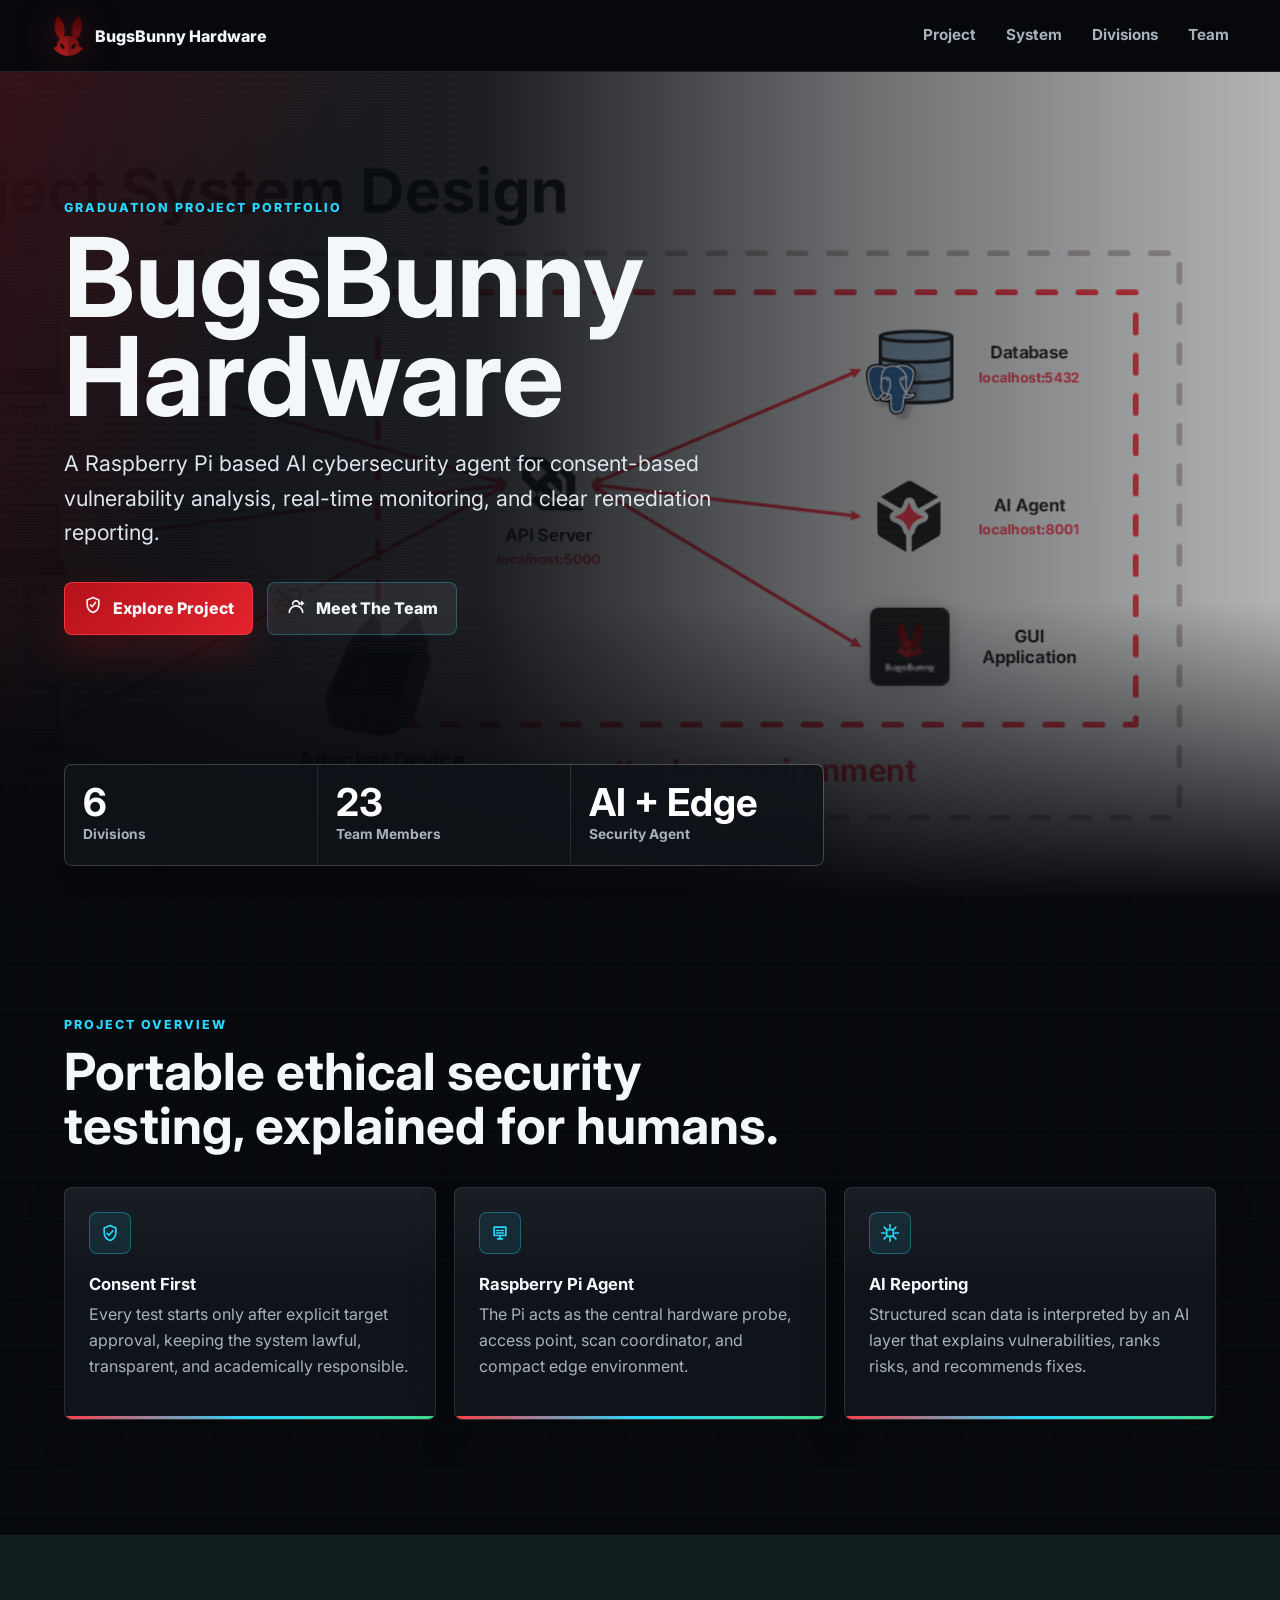
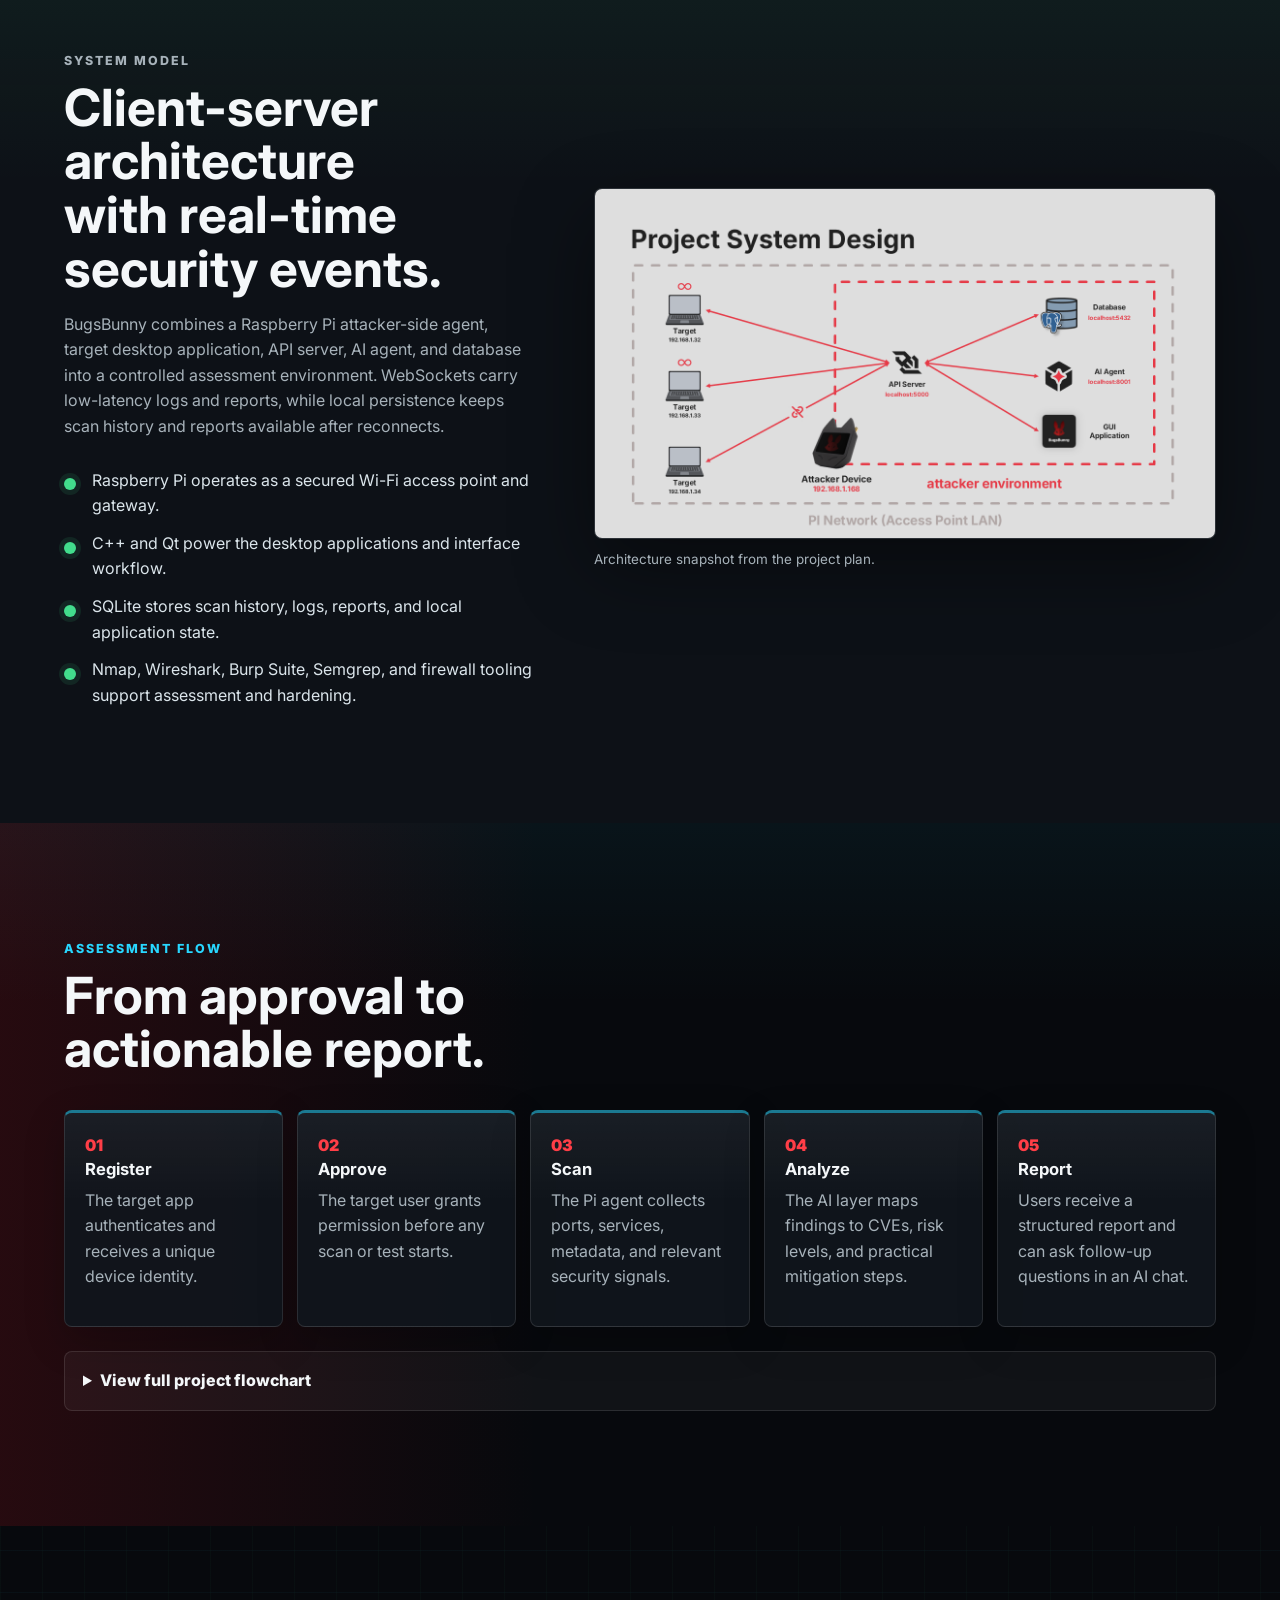
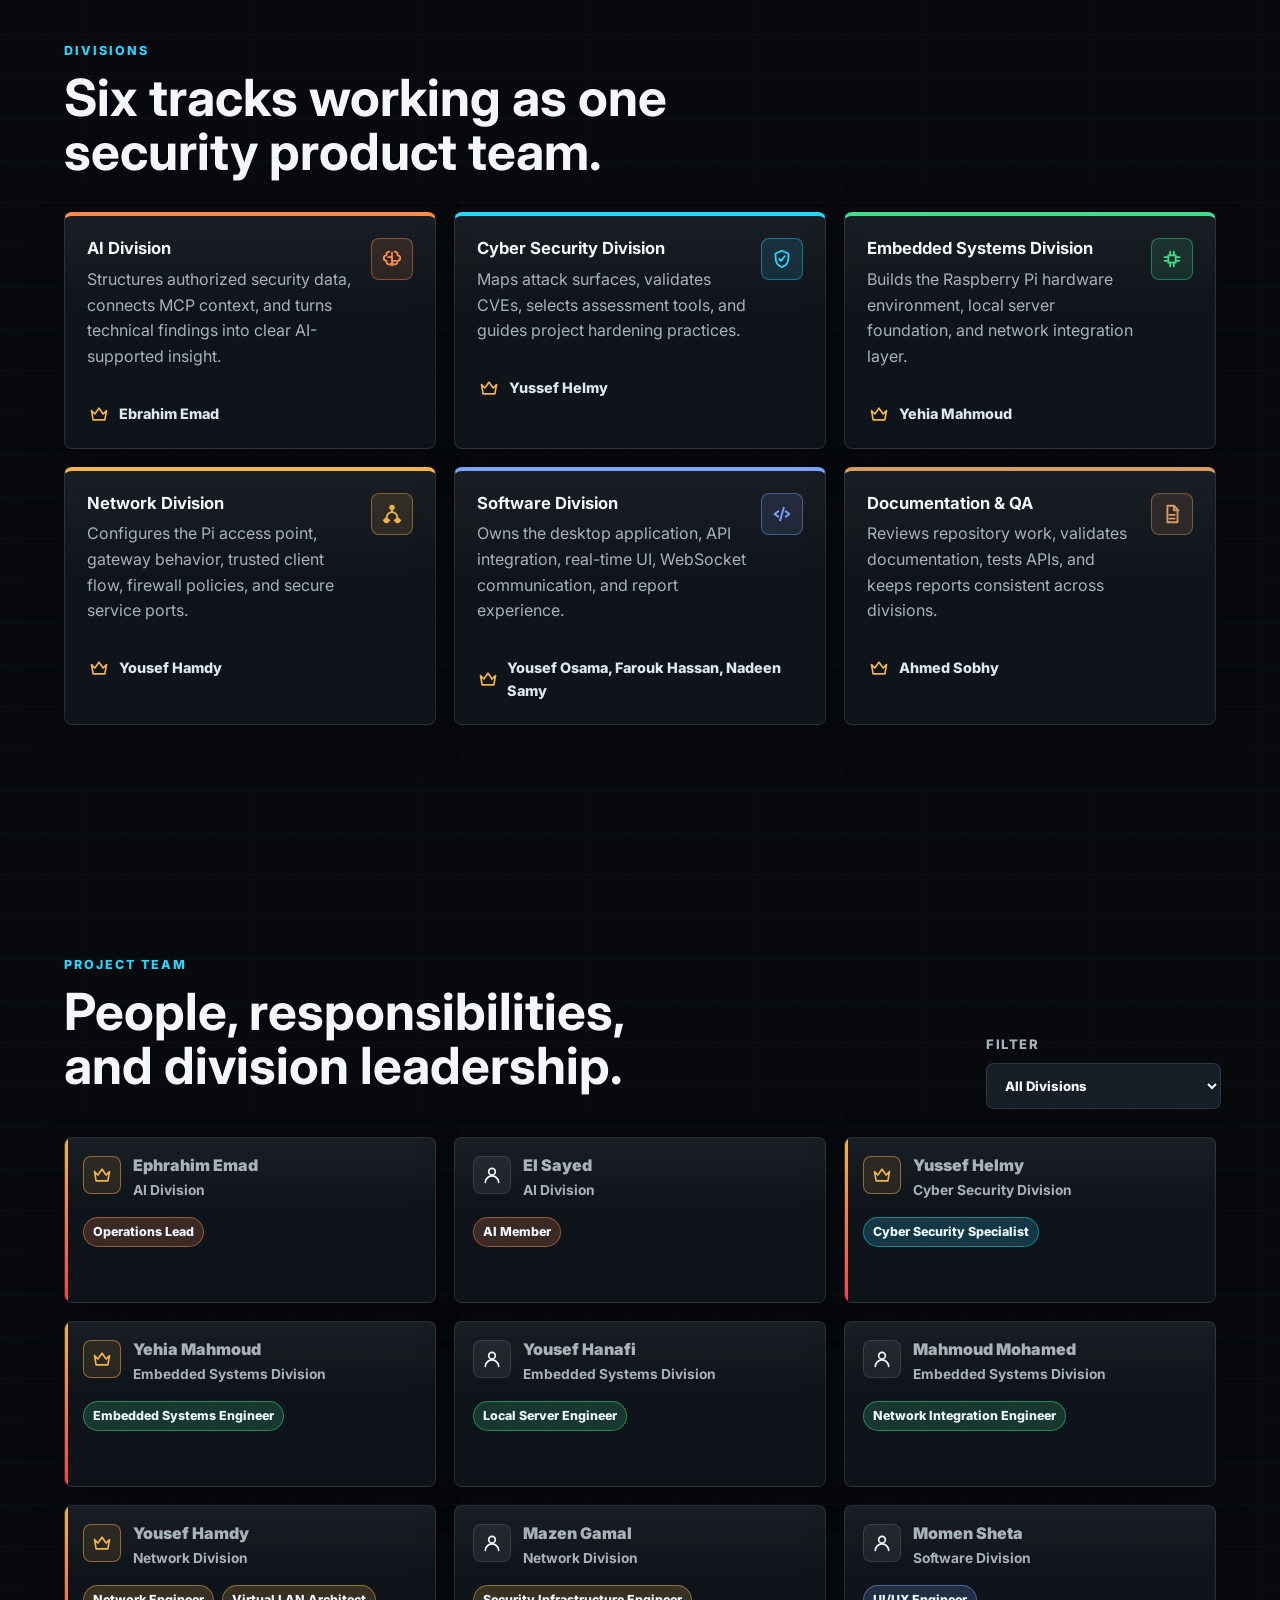
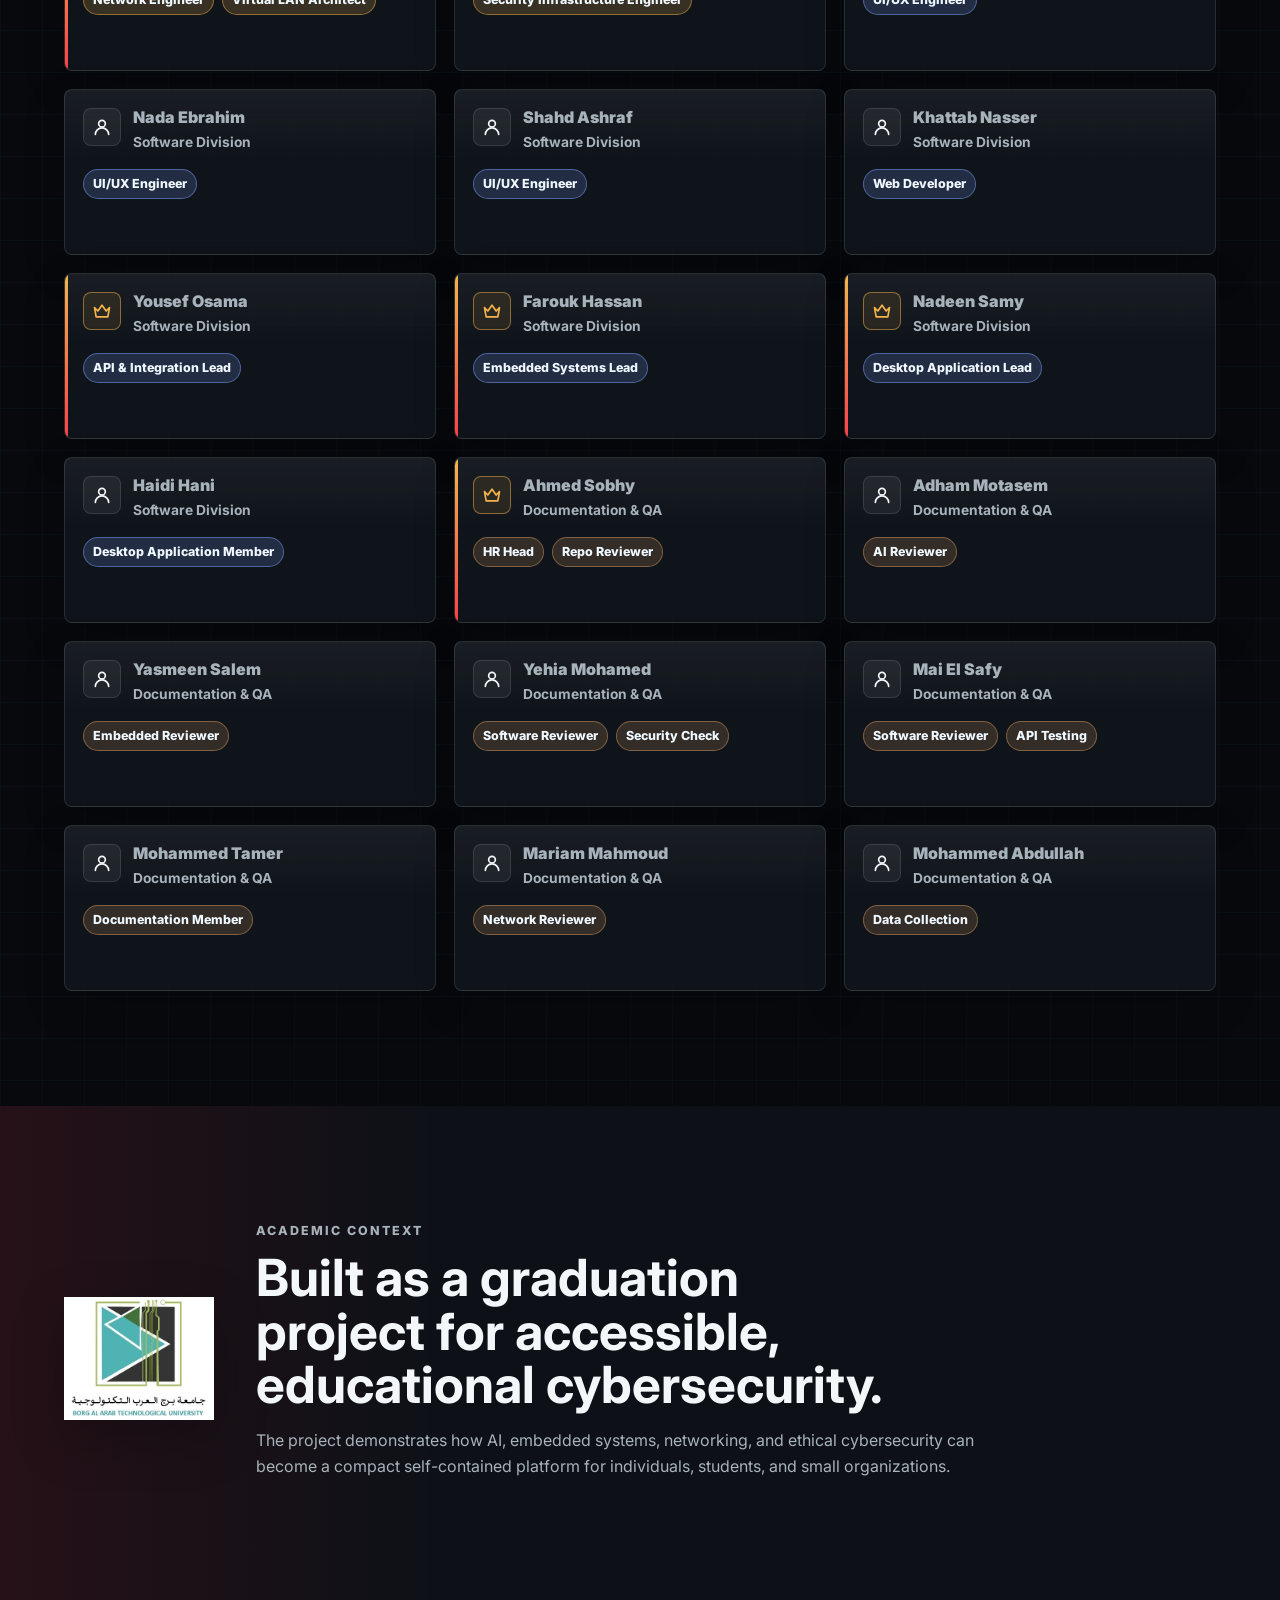
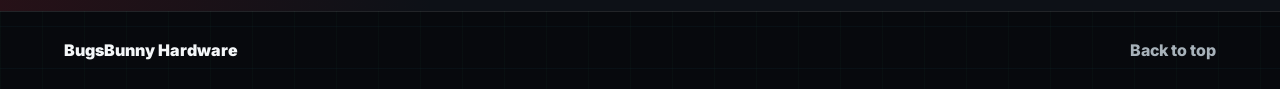
<file: BugsBunny/index.html>
<!DOCTYPE html>
<html lang="en">
<head>
  <meta charset="UTF-8">
  <meta name="viewport" content="width=device-width, initial-scale=1.0">
  <title>BugsBunny Hardware | AI Cybersecurity Agent</title>
  <link rel="icon" href="assets/images/bugsbunny-logo.png" type="image/png">
  <link rel="preconnect" href="https://fonts.googleapis.com">
  <link rel="preconnect" href="https://fonts.gstatic.com" crossorigin>
  <link href="https://fonts.googleapis.com/css2?family=Inter:wght@400;500;600;700;800&display=swap" rel="stylesheet">
  <link rel="stylesheet" href="styles.css">
</head>
<body>
  <header class="site-header" id="top">
    <a class="brand" href="#top" aria-label="BugsBunny Hardware home">
      <img src="assets/images/bugsbunny-logo.png" alt="BugsBunny Hardware logo">
      <span>BugsBunny Hardware</span>
    </a>
    <nav aria-label="Primary navigation">
      <a href="#project">Project</a>
      <a href="#system">System</a>
      <a href="#divisions">Divisions</a>
      <a href="#team">Team</a>
    </nav>
  </header>

  <main>
    <section class="hero" aria-labelledby="hero-title">
      <div class="hero-inner">
        <p class="eyebrow">Graduation Project Portfolio</p>
        <h1 id="hero-title">BugsBunny Hardware</h1>
        <p class="hero-lede">
          A Raspberry Pi based AI cybersecurity agent for consent-based vulnerability analysis,
          real-time monitoring, and clear remediation reporting.
        </p>
        <div class="hero-actions">
          <a class="button primary" href="#project">
            <span class="icon" aria-hidden="true">
              <svg viewBox="0 0 24 24"><path d="M12 3l7 3v5c0 4.5-2.8 8.5-7 10-4.2-1.5-7-5.5-7-10V6l7-3z"/><path d="M9 12l2 2 4-5"/></svg>
            </span>
            Explore Project
          </a>
          <a class="button secondary" href="#team">
            <span class="icon" aria-hidden="true">
              <svg viewBox="0 0 24 24"><path d="M16 11a4 4 0 1 0-8 0"/><path d="M4 21a8 8 0 0 1 16 0"/><path d="M19 8v4"/><path d="M21 10h-4"/></svg>
            </span>
            Meet The Team
          </a>
        </div>
      </div>
      <div class="hero-metrics" aria-label="Project highlights">
        <div>
          <strong>6</strong>
          <span>Divisions</span>
        </div>
        <div>
          <strong>23</strong>
          <span>Team Members</span>
        </div>
        <div>
          <strong>AI + Edge</strong>
          <span>Security Agent</span>
        </div>
      </div>
    </section>

    <section class="section intro" id="project">
      <div class="section-heading">
        <p class="eyebrow">Project Overview</p>
        <h2>Portable ethical security testing, explained for humans.</h2>
      </div>
      <div class="intro-grid">
        <article class="feature-panel">
          <span class="panel-icon" aria-hidden="true">
            <svg viewBox="0 0 24 24"><path d="M12 3l7 3v5c0 4.5-2.8 8.5-7 10-4.2-1.5-7-5.5-7-10V6l7-3z"/><path d="M8.5 12.5l2.2 2.2 4.8-5.4"/></svg>
          </span>
          <h3>Consent First</h3>
          <p>Every test starts only after explicit target approval, keeping the system lawful, transparent, and academically responsible.</p>
        </article>
        <article class="feature-panel">
          <span class="panel-icon" aria-hidden="true">
            <svg viewBox="0 0 24 24"><path d="M5 5h14v10H5z"/><path d="M9 19h6"/><path d="M12 15v4"/><path d="M8 9h3"/><path d="M13 9h3"/><path d="M8 12h8"/></svg>
          </span>
          <h3>Raspberry Pi Agent</h3>
          <p>The Pi acts as the central hardware probe, access point, scan coordinator, and compact edge environment.</p>
        </article>
        <article class="feature-panel">
          <span class="panel-icon" aria-hidden="true">
            <svg viewBox="0 0 24 24"><path d="M8 8h8v8H8z"/><path d="M12 2v4"/><path d="M12 18v4"/><path d="M2 12h4"/><path d="M18 12h4"/><path d="M5 5l2 2"/><path d="M17 17l2 2"/><path d="M19 5l-2 2"/><path d="M7 17l-2 2"/></svg>
          </span>
          <h3>AI Reporting</h3>
          <p>Structured scan data is interpreted by an AI layer that explains vulnerabilities, ranks risks, and recommends fixes.</p>
        </article>
      </div>
    </section>

    <section class="section split" id="system">
      <div class="content-stack">
        <p class="eyebrow">System Model</p>
        <h2>Client-server architecture with real-time security events.</h2>
        <p>
          BugsBunny combines a Raspberry Pi attacker-side agent, target desktop application,
          API server, AI agent, and database into a controlled assessment environment.
          WebSockets carry low-latency logs and reports, while local persistence keeps scan
          history and reports available after reconnects.
        </p>
        <ul class="check-list">
          <li>Raspberry Pi operates as a secured Wi-Fi access point and gateway.</li>
          <li>C++ and Qt power the desktop applications and interface workflow.</li>
          <li>SQLite stores scan history, logs, reports, and local application state.</li>
          <li>Nmap, Wireshark, Burp Suite, Semgrep, and firewall tooling support assessment and hardening.</li>
        </ul>
      </div>
      <figure class="media-frame">
        <img src="assets/images/architecture.png" alt="BugsBunny system architecture showing API, AI agent, database, GUI, attacker device, and target network">
        <figcaption>Architecture snapshot from the project plan.</figcaption>
      </figure>
    </section>

    <section class="section pipeline" aria-labelledby="pipeline-title">
      <div class="section-heading compact">
        <p class="eyebrow">Assessment Flow</p>
        <h2 id="pipeline-title">From approval to actionable report.</h2>
      </div>
      <div class="steps">
        <article>
          <span>01</span>
          <h3>Register</h3>
          <p>The target app authenticates and receives a unique device identity.</p>
        </article>
        <article>
          <span>02</span>
          <h3>Approve</h3>
          <p>The target user grants permission before any scan or test starts.</p>
        </article>
        <article>
          <span>03</span>
          <h3>Scan</h3>
          <p>The Pi agent collects ports, services, metadata, and relevant security signals.</p>
        </article>
        <article>
          <span>04</span>
          <h3>Analyze</h3>
          <p>The AI layer maps findings to CVEs, risk levels, and practical mitigation steps.</p>
        </article>
        <article>
          <span>05</span>
          <h3>Report</h3>
          <p>Users receive a structured report and can ask follow-up questions in an AI chat.</p>
        </article>
      </div>
      <details class="flow-details">
        <summary>View full project flowchart</summary>
        <img src="assets/images/flow.png" alt="Full BugsBunny project flowchart for target login, attacker scan, AI analysis, reporting, and optional simulation">
      </details>
    </section>

    <section class="section divisions" id="divisions">
      <div class="section-heading">
        <p class="eyebrow">Divisions</p>
        <h2>Six tracks working as one security product team.</h2>
      </div>
      <div class="division-grid" id="divisionGrid" aria-live="polite"></div>
    </section>

    <section class="section team-section" id="team">
      <div class="team-toolbar">
        <div>
          <p class="eyebrow">Project Team</p>
          <h2>People, responsibilities, and division leadership.</h2>
        </div>
        <label class="filter-control">
          <span>Filter</span>
          <select id="divisionFilter" aria-label="Filter team by division">
            <option value="All">All Divisions</option>
          </select>
        </label>
      </div>
      <div class="team-grid" id="teamGrid" aria-live="polite"></div>
    </section>

    <section class="section closing">
      <img src="assets/images/uni-logo.png" alt="Borg Al Arab Technological University logo">
      <div>
        <p class="eyebrow">Academic Context</p>
        <h2>Built as a graduation project for accessible, educational cybersecurity.</h2>
        <p>
          The project demonstrates how AI, embedded systems, networking, and ethical cybersecurity
          can become a compact self-contained platform for individuals, students, and small organizations.
        </p>
      </div>
    </section>
  </main>

  <footer>
    <span>BugsBunny Hardware</span>
    <a href="#top">Back to top</a>
  </footer>

  <script src="script.js"></script>
</body>
</html>
</file>
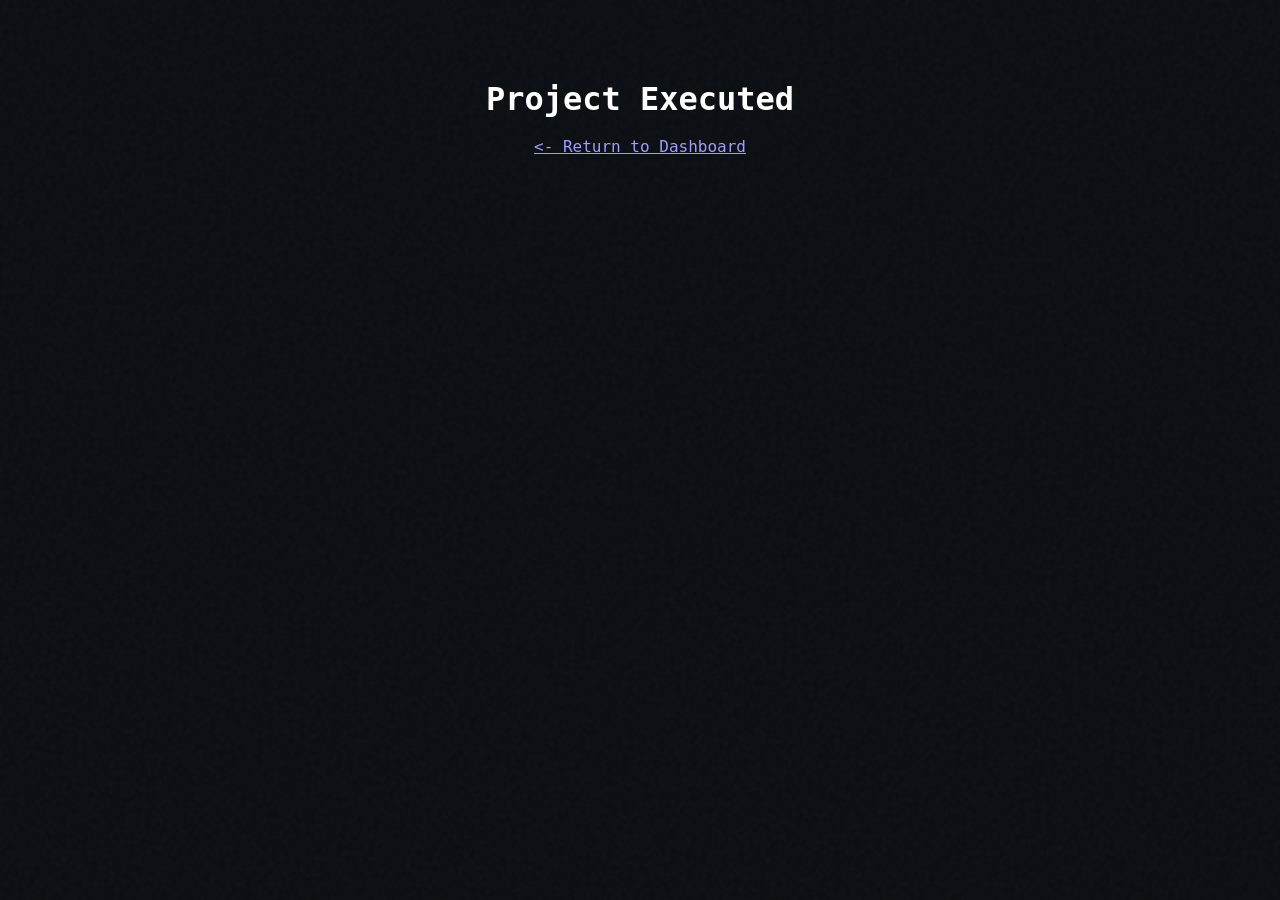
<file: ParmaScure/index.html>
<!DOCTYPE html><html lang="en"><head><title>Project View</title><link rel="stylesheet" href="../css/style.css"></head>
<body style="padding: 5rem; text-align: center;"><h1 class="hero-name" style="color: var(--accent-neon);">Project Executed</h1><br><a href="../index.html" class="project-link"><- Return to Dashboard</a></body></html>
</file>
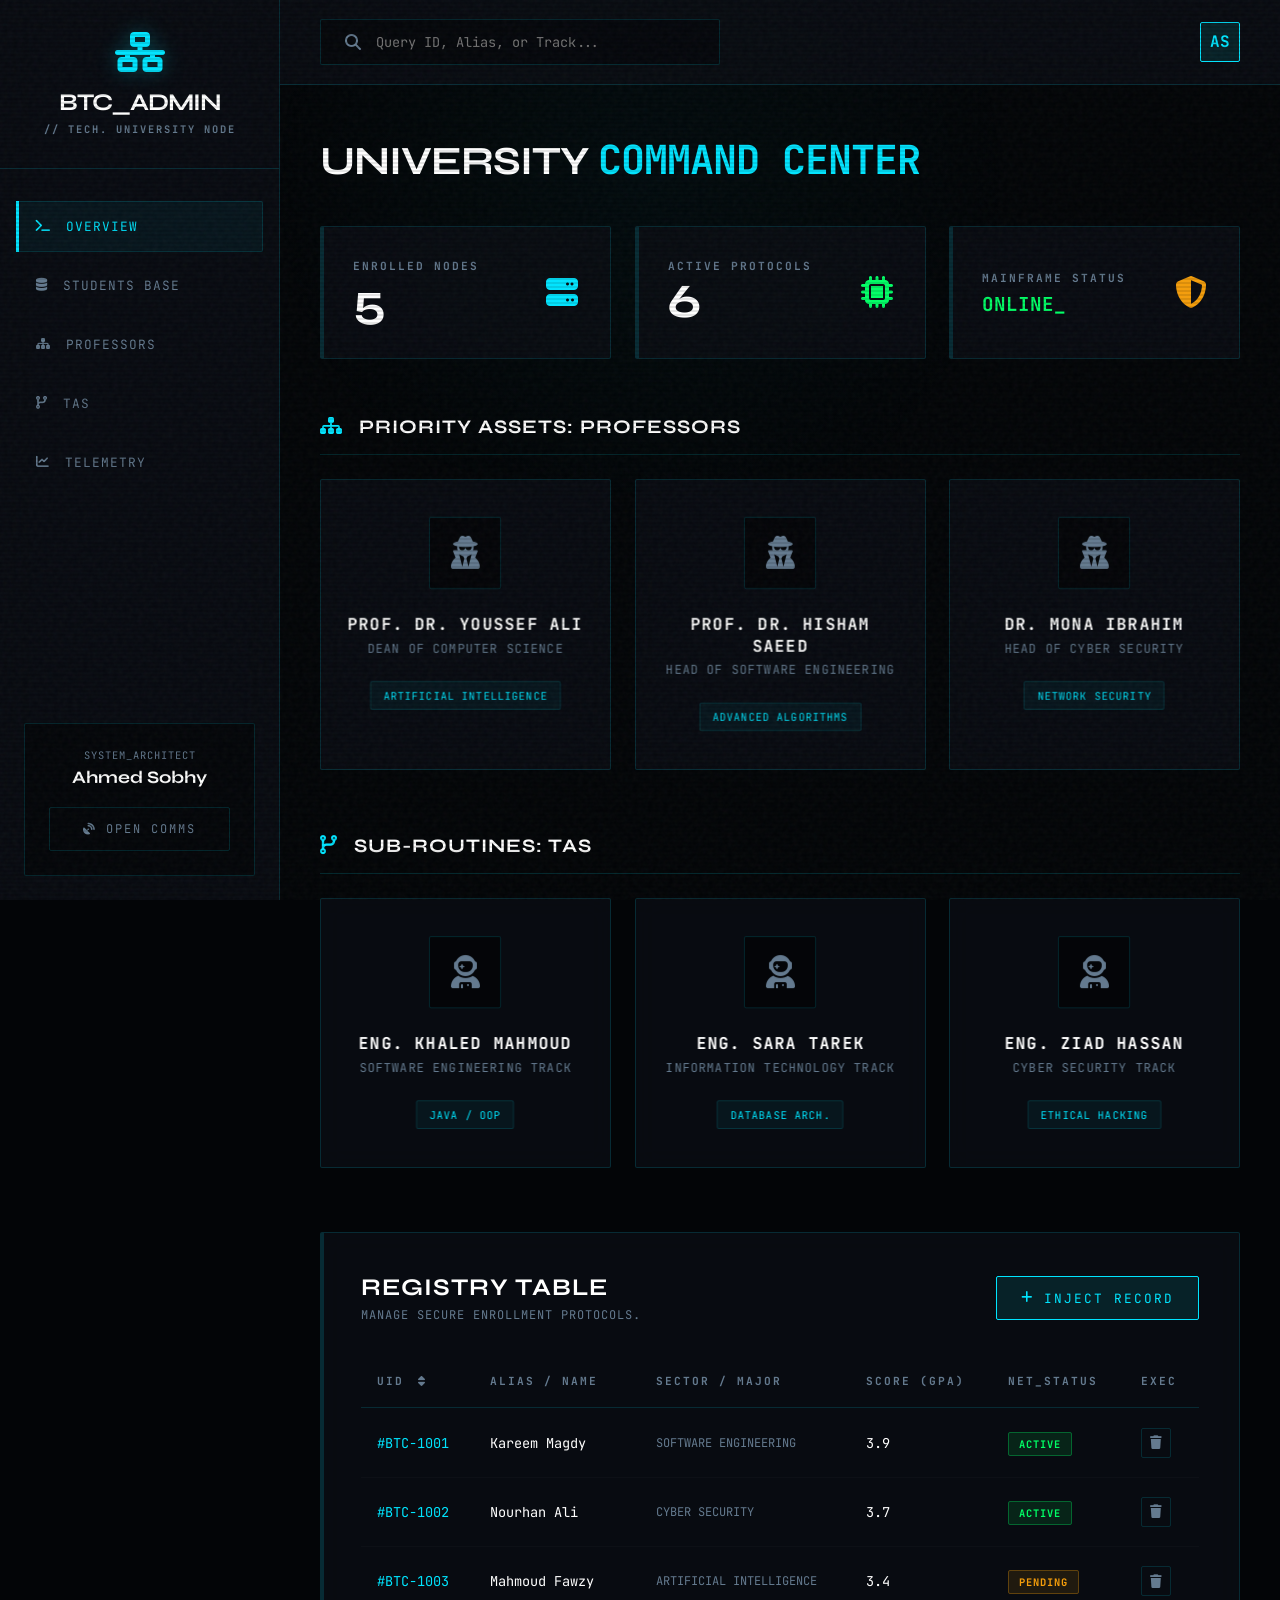
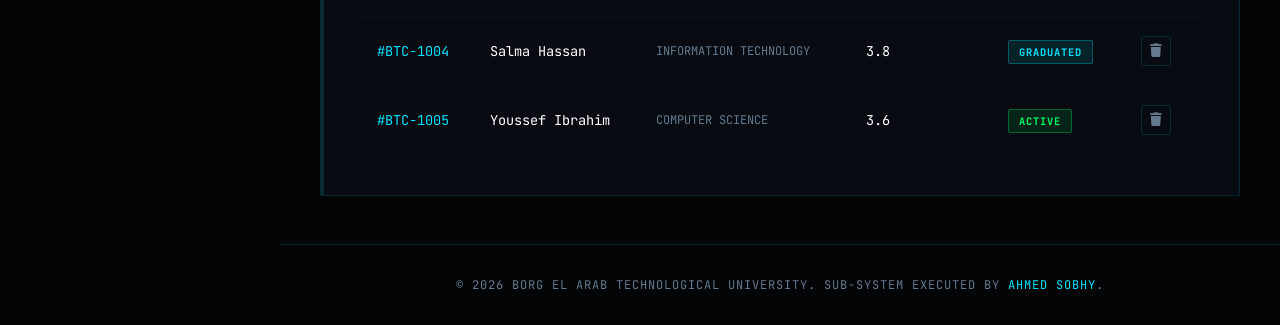
<file: student-system/index.html>
<!DOCTYPE html>
<html lang="en">
<head>
    <meta charset="UTF-8">
    <meta name="viewport" content="width=device-width, initial-scale=1.0">
    <title>BTC Admin | System Node</title>
    
    <!-- Cyber-Tactical Typography -->
    <link href="https://fonts.googleapis.com/css2?family=JetBrains+Mono:wght@400;500;700&family=Syne:wght@700;800&display=swap" rel="stylesheet">
    <link rel="stylesheet" href="https://cdnjs.cloudflare.com/ajax/libs/font-awesome/6.4.0/css/all.min.css">
    
    <style>
        :root {
            --bg-main: #030507;
            --bg-surface: rgba(10, 14, 19, 0.85);
            --border-glass: rgba(0, 229, 255, 0.15);
            --border-focus: rgba(0, 229, 255, 0.5);
            --accent-cyan: #00E5FF;
            --accent-green: #00FF66;
            --accent-alert: #FF0055;
            --accent-warning: #f59e0b;
            --text-bright: #FFFFFF;
            --text-muted: #647A8F;
            --font-display: 'Syne', sans-serif;
            --font-mono: 'JetBrains Mono', monospace;
            --ease-out-expo: cubic-bezier(0.16, 1, 0.3, 1);
        }

        * {
            margin: 0;
            padding: 0;
            box-sizing: border-box;
            font-family: var(--font-mono);
            scroll-behavior: smooth;
        }

        body {
            background-color: var(--bg-main);
            color: var(--text-bright);
            display: flex;
            min-height: 100vh;
            overflow-x: hidden;
        }

        /* Ambient Layers & Scanlines */
        body::before {
            content: ""; position: fixed; top: 0; left: 0; width: 100vw; height: 100vh;
            opacity: 0.04; pointer-events: none; z-index: 999;
            background-image: url("data:image/svg+xml,%3Csvg viewBox='0 0 200 200' xmlns='http://www.w3.org/2000/svg'%3E%3Cfilter id='noiseFilter'%3E%3CfeTurbulence type='fractalNoise' baseFrequency='0.9' numOctaves='3' stitchTiles='stitch'/%3E%3C/filter%3E%3Crect width='100%25' height='100%25' filter='url(%23noiseFilter)'/%3E%3C/svg%3E");
        }

        body::after {
            content: ""; position: fixed; top: 0; left: 0; width: 100vw; height: 100vh;
            background: linear-gradient(to bottom, rgba(255,255,255,0), rgba(255,255,255,0) 50%, rgba(0,0,0,0.1) 50%, rgba(0,0,0,0.1));
            background-size: 100% 4px; z-index: 998; pointer-events: none;
        }

        .ambient-glow {
            position: fixed; top: 20%; left: 50%; transform: translate(-50%, -50%);
            width: 70vw; height: 70vh; border-radius: 50%;
            background: radial-gradient(circle, rgba(0, 229, 255, 0.03) 0%, rgba(3,5,7,0) 70%);
            z-index: 0; pointer-events: none;
        }

        /* Scrollbar */
        ::-webkit-scrollbar { width: 4px; }
        ::-webkit-scrollbar-track { background: var(--bg-main); }
        ::-webkit-scrollbar-thumb { background: var(--border-glass); border-radius: 0; }
        ::-webkit-scrollbar-thumb:hover { background: var(--accent-cyan); }

        /* -----------------------------------
           Sidebar (Tactical Module)
           ----------------------------------- */
        .sidebar {
            width: 280px;
            background: var(--bg-surface);
            backdrop-filter: blur(20px);
            -webkit-backdrop-filter: blur(20px);
            border-right: 1px solid var(--border-glass);
            display: flex;
            flex-direction: column;
            position: fixed;
            height: 100vh;
            z-index: 100;
            transition: transform 0.4s var(--ease-out-expo);
        }

        .sidebar-header {
            padding: 2rem 1.5rem;
            text-align: center;
            border-bottom: 1px solid var(--border-glass);
            position: relative;
        }

        .sidebar-header i {
            font-size: 2.5rem;
            color: var(--accent-cyan);
            margin-bottom: 1rem;
            filter: drop-shadow(0 0 10px rgba(0, 229, 255, 0.3));
        }

        .sidebar-header h2 { font-family: var(--font-display); font-size: 1.5rem; letter-spacing: -1px; text-transform: uppercase; }
        .sidebar-header p { font-size: 0.65rem; color: var(--text-muted); margin-top: 5px; font-weight: 700; text-transform: uppercase; letter-spacing: 2px;}

        .nav-links { padding: 2rem 1rem; flex: 1; display: flex; flex-direction: column; gap: 0.5rem;}

        .nav-item {
            padding: 1rem 1.2rem;
            display: flex;
            align-items: center;
            gap: 15px;
            color: var(--text-muted);
            text-decoration: none;
            border-radius: 2px;
            transition: all 0.3s var(--ease-out-expo);
            font-size: 0.8rem;
            text-transform: uppercase;
            letter-spacing: 1px;
            position: relative;
            border: 1px solid transparent;
        }

        .nav-item::before {
            content: ''; position: absolute; left: -1px; top: -1px; height: calc(100% + 2px); width: 3px;
            background: transparent; transition: 0.3s var(--ease-out-expo);
        }

        .nav-item:hover, .nav-item.active {
            color: var(--accent-cyan);
            background: rgba(0, 229, 255, 0.05);
            border-color: var(--border-glass);
        }
        .nav-item:hover::before, .nav-item.active::before { background: var(--accent-cyan); }

        .developer-badge {
            margin: 1.5rem; padding: 1.5rem;
            background: rgba(0,0,0,0.4);
            border: 1px solid var(--border-glass);
            text-align: center; border-radius: 2px;
        }

        .developer-badge p { font-size: 0.65rem; color: var(--text-muted); text-transform: uppercase; letter-spacing: 1px; margin-bottom: 5px; }
        .developer-badge h4 { font-family: var(--font-display); font-size: 1.1rem; color: var(--text-bright); margin-bottom: 1.2rem; }
        
        .contact-btn {
            display: inline-block; width: 100%; padding: 0.8rem 0;
            background: transparent; color: var(--text-muted);
            text-decoration: none; border-radius: 2px; font-size: 0.75rem; 
            text-transform: uppercase; letter-spacing: 2px;
            border: 1px solid var(--border-glass); transition: 0.3s;
        }
        .contact-btn:hover { background: rgba(0,229,255,0.1); color: var(--accent-cyan); border-color: var(--accent-cyan); }

        /* -----------------------------------
           Main Content & Top Header
           ----------------------------------- */
        .main-content {
            flex: 1; margin-left: 280px; display: flex; flex-direction: column; width: calc(100% - 280px);
            position: relative; z-index: 10;
        }

        .top-header {
            background: var(--bg-surface); backdrop-filter: blur(20px);
            padding: 1.2rem 2.5rem; display: flex; justify-content: space-between; align-items: center;
            border-bottom: 1px solid var(--border-glass); position: sticky; top: 0; z-index: 50;
        }

        .search-bar {
            display: flex; align-items: center; background: rgba(0,0,0,0.3);
            padding: 0.8rem 1.5rem; border-radius: 2px; width: 400px; border: 1px solid var(--border-glass);
            transition: 0.3s;
        }
        .search-bar:focus-within { border-color: var(--accent-cyan); box-shadow: inset 0 0 15px rgba(0,229,255,0.05); }
        .search-bar input { border: none; background: transparent; outline: none; margin-left: 15px; width: 100%; color: var(--text-bright); font-size: 0.85rem;}

        .user-profile { display: flex; align-items: center; gap: 15px; cursor: pointer; }
        .user-avatar {
            width: 40px; height: 40px; border-radius: 2px;
            background: rgba(0, 229, 255, 0.1); border: 1px solid var(--accent-cyan);
            color: var(--accent-cyan); display: flex; justify-content: center; align-items: center; font-weight: 700; font-size: 1rem;
        }
        .mobile-toggle { display: none; font-size: 1.5rem; cursor: pointer; color: var(--accent-cyan); }

        /* -----------------------------------
           Dashboard Sections
           ----------------------------------- */
        .dashboard-body { padding: 3rem 4%; }
        .page-title { font-family: var(--font-display); font-size: 2.5rem; margin-bottom: 2.5rem; letter-spacing: -1px; text-transform: uppercase;}
        .page-title span { color: var(--accent-cyan); }

        /* Bento Grid Stats */
        .stats-grid { display: grid; grid-template-columns: repeat(auto-fit, minmax(280px, 1fr)); gap: 1.5rem; margin-bottom: 3.5rem; }
        
        .bento-panel {
            background: var(--bg-surface); padding: 2rem; border-radius: 2px;
            border: 1px solid var(--border-glass); backdrop-filter: blur(12px);
            position: relative; overflow: hidden;
            will-change: transform, opacity;
            opacity: 0; transform: translateY(40px); transition: all 0.6s var(--ease-out-expo);
        }

        .bento-panel.active { opacity: 1; transform: translateY(0); }
        
        .bento-panel::before {
            content: ''; position: absolute; top: 0; left: 0; width: 3px; height: 100%;
            background: var(--border-glass); transition: 0.3s;
        }
        .bento-panel:hover::before { background: var(--accent-cyan); }
        .bento-panel:hover { border-color: var(--border-focus); }

        .stat-card { display: flex; align-items: center; justify-content: space-between; }
        .stat-info h3 { font-size: 0.7rem; color: var(--text-muted); margin-bottom: 5px; font-weight: 700; text-transform: uppercase; letter-spacing: 2px;}
        .stat-info h1 { font-family: var(--font-display); font-size: 3rem; color: var(--text-bright); line-height: 1;}
        
        .stat-icon { font-size: 2rem; color: var(--accent-cyan); }

        /* -----------------------------------
           Profiles Grid
           ----------------------------------- */
        .section-header { 
            display: flex; justify-content: space-between; align-items: center; 
            margin-bottom: 1.5rem; border-bottom: 1px solid var(--border-glass); padding-bottom: 1rem;
        }
        .section-header h3 { font-family: var(--font-display); font-size: 1.2rem; color: var(--text-bright); letter-spacing: 1px; text-transform: uppercase;}
        .section-header h3 i { color: var(--accent-cyan); margin-right: 10px; }

        .profiles-grid { display: grid; grid-template-columns: repeat(auto-fill, minmax(280px, 1fr)); gap: 1.5rem; margin-bottom: 4rem; }

        .profile-card {
            background: var(--bg-surface); border-radius: 2px; padding: 2.5rem 1.5rem; text-align: center;
            border: 1px solid var(--border-glass); backdrop-filter: blur(12px);
            transform-style: preserve-3d; perspective: 1000px;
            will-change: transform, opacity; opacity: 0; transform: translateY(40px);
            transition: opacity 0.6s var(--ease-out-expo), transform 0.6s var(--ease-out-expo), border-color 0.3s ease;
        }

        .profile-card.active { opacity: 1; transform: translateY(0); }
        .profile-card:hover { border-color: var(--accent-cyan); background: rgba(0, 229, 255, 0.02); }

        .profile-img {
            width: 70px; height: 70px; border-radius: 2px; margin: 0 auto 1.5rem;
            background: rgba(0,0,0,0.5); display: flex; justify-content: center; align-items: center; font-size: 2rem;
            color: var(--text-muted); border: 1px solid var(--border-glass);
            transform: translateZ(30px); transition: 0.3s;
        }
        .profile-card:hover .profile-img { border-color: var(--accent-cyan); color: var(--accent-cyan); }

        .profile-info { transform: translateZ(20px); }
        .profile-info h4 { font-size: 1rem; font-weight: 700; margin-bottom: 5px; color: var(--text-bright); text-transform: uppercase; letter-spacing: 1px;}
        .profile-info p { font-size: 0.75rem; color: var(--text-muted); margin-bottom: 1.5rem; text-transform: uppercase; letter-spacing: 1px;}
        
        .subject-tag {
            display: inline-block; padding: 6px 12px; background: rgba(0, 229, 255, 0.05);
            color: var(--accent-cyan); font-size: 0.65rem; text-transform: uppercase; letter-spacing: 1px; border: 1px solid var(--border-glass); border-radius: 2px;
        }

        /* -----------------------------------
           Data Table Panel
           ----------------------------------- */
        .table-controls { display: flex; justify-content: space-between; align-items: center; margin-bottom: 2rem; flex-wrap: wrap; gap: 15px;}
        
        .cyber-btn-primary {
            background: rgba(0, 229, 255, 0.1); color: var(--accent-cyan); border: 1px solid var(--accent-cyan); 
            padding: 0.8rem 1.5rem; border-radius: 2px; font-size: 0.8rem; text-transform: uppercase; letter-spacing: 2px;
            cursor: pointer; transition: 0.3s; display: flex; align-items: center; gap: 10px;
        }
        .cyber-btn-primary:hover { background: var(--accent-cyan); color: var(--bg-main); box-shadow: 0 0 20px rgba(0, 229, 255, 0.4); }

        .table-container { overflow-x: auto; }
        table { width: 100%; border-collapse: collapse; text-align: left; }
        
        th { padding: 1.2rem 1rem; color: var(--text-muted); font-size: 0.7rem; text-transform: uppercase; letter-spacing: 2px; cursor: pointer; border-bottom: 1px solid var(--border-glass);}
        th:hover { color: var(--accent-cyan); }
        
        td { padding: 1.2rem 1rem; font-size: 0.85rem; border-bottom: 1px solid rgba(255,255,255,0.02); transition: 0.3s; }
        
        tr { transition: 0.3s; }
        tr:hover td { background: rgba(0, 229, 255, 0.02); }

        .status { padding: 4px 10px; font-size: 0.65rem; font-weight: 700; text-transform: uppercase; letter-spacing: 1px; border-radius: 2px;}
        .status.Active { background: rgba(0, 255, 102, 0.1); color: var(--accent-green); border: 1px solid rgba(0, 255, 102, 0.3);}
        .status.Pending { background: rgba(245, 158, 11, 0.1); color: var(--accent-warning); border: 1px solid rgba(245, 158, 11, 0.3);}
        .status.Graduated { background: rgba(0, 229, 255, 0.1); color: var(--accent-cyan); border: 1px solid rgba(0, 229, 255, 0.3);}

        .btn-delete {
            background: transparent; color: var(--text-muted); border: 1px solid var(--border-glass);
            width: 30px; height: 30px; border-radius: 2px; cursor: pointer; transition: 0.3s; display: flex; justify-content: center; align-items: center;
        }
        .btn-delete:hover { background: rgba(255, 0, 85, 0.1); color: var(--accent-alert); border-color: var(--accent-alert); }

        /* -----------------------------------
           Cyber Modal
           ----------------------------------- */
        .modal-overlay {
            position: fixed; top: 0; left: 0; width: 100%; height: 100%;
            background: rgba(3, 5, 7, 0.9); backdrop-filter: blur(8px);
            display: none; justify-content: center; align-items: center; z-index: 2000;
            opacity: 0; transition: opacity 0.3s;
        }
        .modal-overlay.active { display: flex; opacity: 1; }
        
        .modal-content {
            background: var(--bg-surface); padding: 3rem; border-radius: 2px;
            width: 90%; max-width: 500px; border: 1px solid var(--accent-cyan);
            position: relative; transform: translateY(20px); transition: 0.4s var(--ease-out-expo);
        }
        .modal-overlay.active .modal-content { transform: translateY(0); }
        
        .close-modal { position: absolute; top: 1.5rem; right: 1.5rem; font-size: 1.2rem; cursor: pointer; color: var(--text-muted); transition: 0.3s;}
        .close-modal:hover { color: var(--accent-alert); }

        .form-group { margin-bottom: 1.5rem; }
        .form-group label { display: block; margin-bottom: 0.5rem; font-size: 0.75rem; color: var(--accent-cyan); text-transform: uppercase; letter-spacing: 1px;}
        .form-group input, .form-group select {
            width: 100%; padding: 1rem; border-radius: 2px; background: rgba(0,0,0,0.5);
            border: 1px solid var(--border-glass); color: var(--text-bright); font-size: 0.85rem;
            outline: none; transition: 0.3s;
        }
        .form-group input:focus, .form-group select:focus { border-color: var(--accent-cyan); box-shadow: inset 0 0 15px rgba(0,229,255,0.05); }
        
        /* Tactical Toast Notification */
        .toast {
            position: fixed; bottom: 2rem; right: -400px; background: var(--bg-surface); border: 1px solid var(--border-glass);
            padding: 1rem 1.5rem; border-radius: 2px; display: flex; align-items: center; gap: 15px;
            transition: right 0.4s var(--ease-out-expo); z-index: 3000;
        }
        .toast.show { right: 2rem; }
        .toast.success { border-left: 3px solid var(--accent-green); }
        .toast.delete { border-left: 3px solid var(--accent-alert); }
        .toast i { font-size: 1.2rem; }
        .toast.success i { color: var(--accent-green); }
        .toast.delete i { color: var(--accent-alert); }

        /* Footer */
        footer { text-align: center; padding: 2rem; color: var(--text-muted); font-size: 0.75rem; text-transform: uppercase; letter-spacing: 1px; border-top: 1px solid var(--border-glass); margin-top: auto;}
        footer a { color: var(--accent-cyan); text-decoration: none; transition: 0.3s; }
        footer a:hover { text-shadow: 0 0 10px rgba(0,229,255,0.4); }

        /* Responsive */
        @media (max-width: 1024px) {
            .sidebar { transform: translateX(-100%); }
            .sidebar.active { transform: translateX(0); }
            .main-content { margin-left: 0; width: 100%; }
            .mobile-toggle { display: block; }
            .search-bar { display: none; }
        }
    </style>
</head>
<body>

    <div class="ambient-glow"></div>

    <aside class="sidebar" id="sidebar">
        <div class="sidebar-header">
            <i class="fas fa-network-wired"></i>
            <h2>BTC_Admin</h2>
            <p>// Tech. University Node</p>
        </div>
        
        <div class="nav-links">
            <a href="#" class="nav-item active"><i class="fas fa-terminal"></i> Overview</a>
            <a href="#students" class="nav-item"><i class="fas fa-database"></i> Students Base</a>
            <a href="#professors" class="nav-item"><i class="fas fa-sitemap"></i> Professors</a>
            <a href="#tas" class="nav-item"><i class="fas fa-code-branch"></i> TAs</a>
            <a href="#" class="nav-item"><i class="fas fa-chart-line"></i> Telemetry</a>
        </div>

        <div class="developer-badge">
            <p>System_Architect</p>
            <h4>Ahmed Sobhy</h4>
            <a href="../contact.html" class="contact-btn"><i class="fas fa-satellite-dish"></i> Open Comms</a>
        </div>
    </aside>

    <main class="main-content">
        <header class="top-header">
            <div class="mobile-toggle" id="menu-toggle"><i class="fas fa-bars"></i></div>
            <div class="search-bar">
                <i class="fas fa-search" style="color: var(--text-muted);"></i>
                <input type="text" placeholder="Query ID, Alias, or Track...">
            </div>
            <div class="user-profile">
                <div style="text-align: right; display: none; @media(min-width: 600px){display: block;}">
                    <h4 style="font-size: 0.85rem; color: var(--text-bright); text-transform: uppercase; letter-spacing: 1px;">Ahmed Sobhy</h4>
                    <span style="font-size: 0.65rem; color: var(--accent-cyan); text-transform: uppercase; letter-spacing: 2px;">[SYS_ADMIN]</span>
                </div>
                <div class="user-avatar">AS</div>
            </div>
        </header>

        <div class="dashboard-body">
            <h1 class="page-title">University <span>Command Center</span></h1>

            <div class="stats-grid">
                <div class="bento-panel stat-card scroll-element">
                    <div class="stat-info">
                        <h3>Enrolled Nodes</h3>
                        <h1 id="total-students-count">0</h1>
                    </div>
                    <div class="stat-icon"><i class="fas fa-server"></i></div>
                </div>
                <div class="bento-panel stat-card scroll-element" style="transition-delay: 0.1s;">
                    <div class="stat-info">
                        <h3>Active Protocols</h3>
                        <h1>6</h1>
                    </div>
                    <div class="stat-icon" style="color: var(--accent-green);"><i class="fas fa-microchip"></i></div>
                </div>
                <div class="bento-panel stat-card scroll-element" style="transition-delay: 0.2s;">
                    <div class="stat-info">
                        <h3>Mainframe Status</h3>
                        <h1 style="font-family: var(--font-mono); font-size: 1.2rem; margin-top: 10px; color: var(--accent-green);">ONLINE_</h1>
                    </div>
                    <div class="stat-icon" style="color: var(--accent-warning);"><i class="fas fa-shield-alt"></i></div>
                </div>
            </div>

            <div class="section-header scroll-element" id="professors">
                <h3><i class="fas fa-sitemap"></i> Priority Assets: Professors</h3>
            </div>
            <div class="profiles-grid">
                <div class="profile-card scroll-element">
                    <div class="profile-img"><i class="fas fa-user-secret"></i></div>
                    <div class="profile-info">
                        <h4>Prof. Dr. Youssef Ali</h4>
                        <p>Dean of Computer Science</p>
                        <span class="subject-tag">Artificial Intelligence</span>
                    </div>
                </div>
                <div class="profile-card scroll-element" style="transition-delay: 0.1s;">
                    <div class="profile-img"><i class="fas fa-user-secret"></i></div>
                    <div class="profile-info">
                        <h4>Prof. Dr. Hisham Saeed</h4>
                        <p>Head of Software Engineering</p>
                        <span class="subject-tag">Advanced Algorithms</span>
                    </div>
                </div>
                <div class="profile-card scroll-element" style="transition-delay: 0.2s;">
                    <div class="profile-img"><i class="fas fa-user-secret"></i></div>
                    <div class="profile-info">
                        <h4>Dr. Mona Ibrahim</h4>
                        <p>Head of Cyber Security</p>
                        <span class="subject-tag">Network Security</span>
                    </div>
                </div>
            </div>

            <div class="section-header scroll-element" id="tas">
                <h3><i class="fas fa-code-branch"></i> Sub-Routines: TAs</h3>
            </div>
            <div class="profiles-grid">
                <div class="profile-card scroll-element">
                    <div class="profile-img"><i class="fas fa-user-astronaut"></i></div>
                    <div class="profile-info">
                        <h4>Eng. Khaled Mahmoud</h4>
                        <p>Software Engineering Track</p>
                        <span class="subject-tag">Java / OOP</span>
                    </div>
                </div>
                <div class="profile-card scroll-element" style="transition-delay: 0.1s;">
                    <div class="profile-img"><i class="fas fa-user-astronaut"></i></div>
                    <div class="profile-info">
                        <h4>Eng. Sara Tarek</h4>
                        <p>Information Technology Track</p>
                        <span class="subject-tag">Database Arch.</span>
                    </div>
                </div>
                <div class="profile-card scroll-element" style="transition-delay: 0.2s;">
                    <div class="profile-img"><i class="fas fa-user-astronaut"></i></div>
                    <div class="profile-info">
                        <h4>Eng. Ziad Hassan</h4>
                        <p>Cyber Security Track</p>
                        <span class="subject-tag">Ethical Hacking</span>
                    </div>
                </div>
            </div>

            <div class="bento-panel scroll-element" id="students" style="padding: 2.5rem; border-radius: 2px;">
                <div class="table-controls">
                    <div>
                        <h3 style="font-family: var(--font-display); font-size: 1.5rem; text-transform: uppercase; letter-spacing: 1px;">Registry Table</h3>
                        <p style="color: var(--text-muted); font-size: 0.75rem; margin-top: 5px; text-transform: uppercase; letter-spacing: 1px;">Manage secure enrollment protocols.</p>
                    </div>
                    <button class="cyber-btn-primary" id="open-modal-btn"><i class="fas fa-plus"></i> Inject Record</button>
                </div>
                
                <div class="table-container">
                    <table>
                        <thead>
                            <tr>
                                <th>UID <i class="fas fa-sort" style="margin-left:5px;"></i></th>
                                <th>Alias / Name</th>
                                <th>Sector / Major</th>
                                <th>Score (GPA)</th>
                                <th>Net_Status</th>
                                <th>Exec</th>
                            </tr>
                        </thead>
                        <tbody id="students-table-body">
                            <!-- Injected via JS -->
                        </tbody>
                    </table>
                </div>
            </div>

        </div>

        <footer>
            &copy; 2026 Borg El Arab Technological University. Sub-System Executed by <a href="../index.html">Ahmed Sobhy</a>.
        </footer>
    </main>

    <div class="modal-overlay" id="add-modal">
        <div class="modal-content">
            <i class="fas fa-times close-modal" id="close-modal-btn"></i>
            <h2 style="font-family: var(--font-display); margin-bottom: 2rem; color: var(--text-bright); text-transform: uppercase; letter-spacing: 1px;">Initialize <span style="color: var(--accent-cyan);">Node</span></h2>
            <form id="add-student-form">
                <div class="form-group">
                    <label>Operator Alias</label>
                    <input type="text" id="stu-name" required placeholder="e.g. Yassin Tarek">
                </div>
                <div class="form-group">
                    <label>Designated Track</label>
                    <select id="stu-major">
                        <option value="Information Technology">Information Technology</option>
                        <option value="Software Engineering">Software Engineering</option>
                        <option value="Cyber Security">Cyber Security</option>
                        <option value="Computer Science">Computer Science</option>
                        <option value="Artificial Intelligence">Artificial Intelligence</option>
                    </select>
                </div>
                <div class="form-group" style="display: flex; gap: 1rem;">
                    <div style="flex:1;">
                        <label>Performance (GPA)</label>
                        <input type="number" id="stu-gpa" step="0.1" min="0" max="4.0" required placeholder="0.0 - 4.0">
                    </div>
                    <div style="flex:1;">
                        <label>Network Status</label>
                        <select id="stu-status">
                            <option value="Active">Active</option>
                            <option value="Pending">Pending</option>
                            <option value="Graduated">Graduated</option>
                        </select>
                    </div>
                </div>
                <button type="submit" class="cyber-btn-primary" style="width: 100%; justify-content: center; margin-top: 1rem;">Write to Database</button>
            </form>
        </div>
    </div>

    <div class="toast" id="toast">
        <i id="toast-icon" class="fas fa-check-circle"></i>
        <div>
            <h4 id="toast-title" style="font-size: 0.85rem; font-weight: 700; text-transform: uppercase; letter-spacing: 1px;">Success</h4>
            <p id="toast-msg" style="font-size: 0.75rem; color: var(--text-muted); text-transform: uppercase;">Operation compiled.</p>
        </div>
    </div>

    <script>
        // 1. Mobile Sidebar Logic
        const menuToggle = document.getElementById('menu-toggle');
        const sidebar = document.getElementById('sidebar');
        menuToggle.addEventListener('click', () => sidebar.classList.toggle('active'));

        // 2. Extracted Registry Data
        let students = [
            { id: "BTC-1001", name: "Kareem Magdy", major: "Software Engineering", gpa: "3.9", status: "Active" },
            { id: "BTC-1002", name: "Nourhan Ali", major: "Cyber Security", gpa: "3.7", status: "Active" },
            { id: "BTC-1003", name: "Mahmoud Fawzy", major: "Artificial Intelligence", gpa: "3.4", status: "Pending" },
            { id: "BTC-1004", name: "Salma Hassan", major: "Information Technology", gpa: "3.8", status: "Graduated" },
            { id: "BTC-1005", name: "Youssef Ibrahim", major: "Computer Science", gpa: "3.6", status: "Active" }
        ];

        let nextId = 1006;

        // 3. Render Table Elements
        const tbody = document.getElementById('students-table-body');
        const countDisplay = document.getElementById('total-students-count');

        function renderTable() {
            tbody.innerHTML = '';
            students.forEach((student, index) => {
                const tr = document.createElement('tr');
                tr.innerHTML = `
                    <td style="color: var(--accent-cyan);">#${student.id}</td>
                    <td style="color: var(--text-bright);">${student.name}</td>
                    <td style="color: var(--text-muted); font-size: 0.75rem; text-transform: uppercase;">${student.major}</td>
                    <td>${student.gpa}</td>
                    <td><span class="status ${student.status}">${student.status}</span></td>
                    <td>
                        <button class="btn-delete" onclick="deleteStudent(${index})" title="Terminate Record">
                            <i class="fas fa-trash"></i>
                        </button>
                    </td>
                `;
                tbody.appendChild(tr);
            });
            countDisplay.innerText = students.length;
        }

        // 4. Modal & Toast Systems
        const addModal = document.getElementById('add-modal');
        const openModalBtn = document.getElementById('open-modal-btn');
        const closeModalBtn = document.getElementById('close-modal-btn');
        const addForm = document.getElementById('add-student-form');
        const toast = document.getElementById('toast');

        function showToast(type, title, msg) {
            document.getElementById('toast-title').innerText = title;
            document.getElementById('toast-msg').innerText = msg;
            const icon = document.getElementById('toast-icon');
            toast.className = `toast show ${type}`;
            icon.className = type === 'success' ? 'fas fa-check' : 'fas fa-exclamation-triangle';
            
            setTimeout(() => { toast.classList.remove('show'); }, 3000);
        }

        openModalBtn.addEventListener('click', () => addModal.classList.add('active'));
        closeModalBtn.addEventListener('click', () => addModal.classList.remove('active'));
        addModal.addEventListener('click', (e) => { if(e.target === addModal) addModal.classList.remove('active'); });

        addForm.addEventListener('submit', (e) => {
            e.preventDefault();
            const newStudent = {
                id: `BTC-${nextId++}`,
                name: document.getElementById('stu-name').value,
                major: document.getElementById('stu-major').value,
                gpa: document.getElementById('stu-gpa').value,
                status: document.getElementById('stu-status').value
            };
            students.push(newStudent);
            renderTable();
            addForm.reset();
            addModal.classList.remove('active');
            showToast('success', 'SYS_MSG', `Node [${newStudent.name}] allocated.`);
        });

        window.deleteStudent = function(index) {
            const name = students[index].name;
            students.splice(index, 1);
            renderTable();
            showToast('delete', 'SYS_WARN', `Node [${name}] expunged.`);
        };

        // 5. Scroll Observation Engine
        const observerOptions = { threshold: 0.1, rootMargin: '0px 0px -50px 0px' };
        const scrollObserver = new IntersectionObserver((entries, observer) => {
            entries.forEach(entry => {
                if (entry.isIntersecting) {
                    entry.target.classList.add('active');
                    observer.unobserve(entry.target);
                }
            });
        }, observerOptions);

        document.querySelectorAll('.scroll-element').forEach(el => scrollObserver.observe(el));

        // 6. Gyroscopic / 3D Tilt Mechanics (Desktop Only)
        const isDesktop = window.matchMedia("(hover: hover) and (pointer: fine)").matches;
        
        if (isDesktop) {
            document.querySelectorAll('.profile-card').forEach(card => {
                const img = card.querySelector('.profile-img');
                const info = card.querySelector('.profile-info');

                card.addEventListener('mousemove', (e) => {
                    const rect = card.getBoundingClientRect();
                    const x = e.clientX - rect.left; 
                    const y = e.clientY - rect.top;  
                    const centerX = rect.width / 2;
                    const centerY = rect.height / 2;
                    
                    const rotateX = ((y - centerY) / centerY) * -8;
                    const rotateY = ((x - centerX) / centerX) * 8;
                    
                    card.style.transform = `perspective(1000px) rotateX(${rotateX}deg) rotateY(${rotateY}deg) scale3d(1.01, 1.01, 1.01)`;
                    
                    if(img) img.style.transform = `translate3d(${(x - centerX) * 0.05}px, ${(y - centerY) * 0.05}px, 30px)`;
                    if(info) info.style.transform = `translate3d(${(x - centerX) * 0.02}px, ${(y - centerY) * 0.02}px, 15px)`;
                });

                card.addEventListener('mouseleave', () => {
                    card.style.transform = `perspective(1000px) rotateX(0deg) rotateY(0deg) scale3d(1, 1, 1)`;
                    if(img) img.style.transform = `translate3d(0, 0, 30px)`;
                    if(info) info.style.transform = `translate3d(0, 0, 20px)`;
                });
            });
        }

        // Initialize Base State
        renderTable();

    </script>
</body>
</html>
</file>
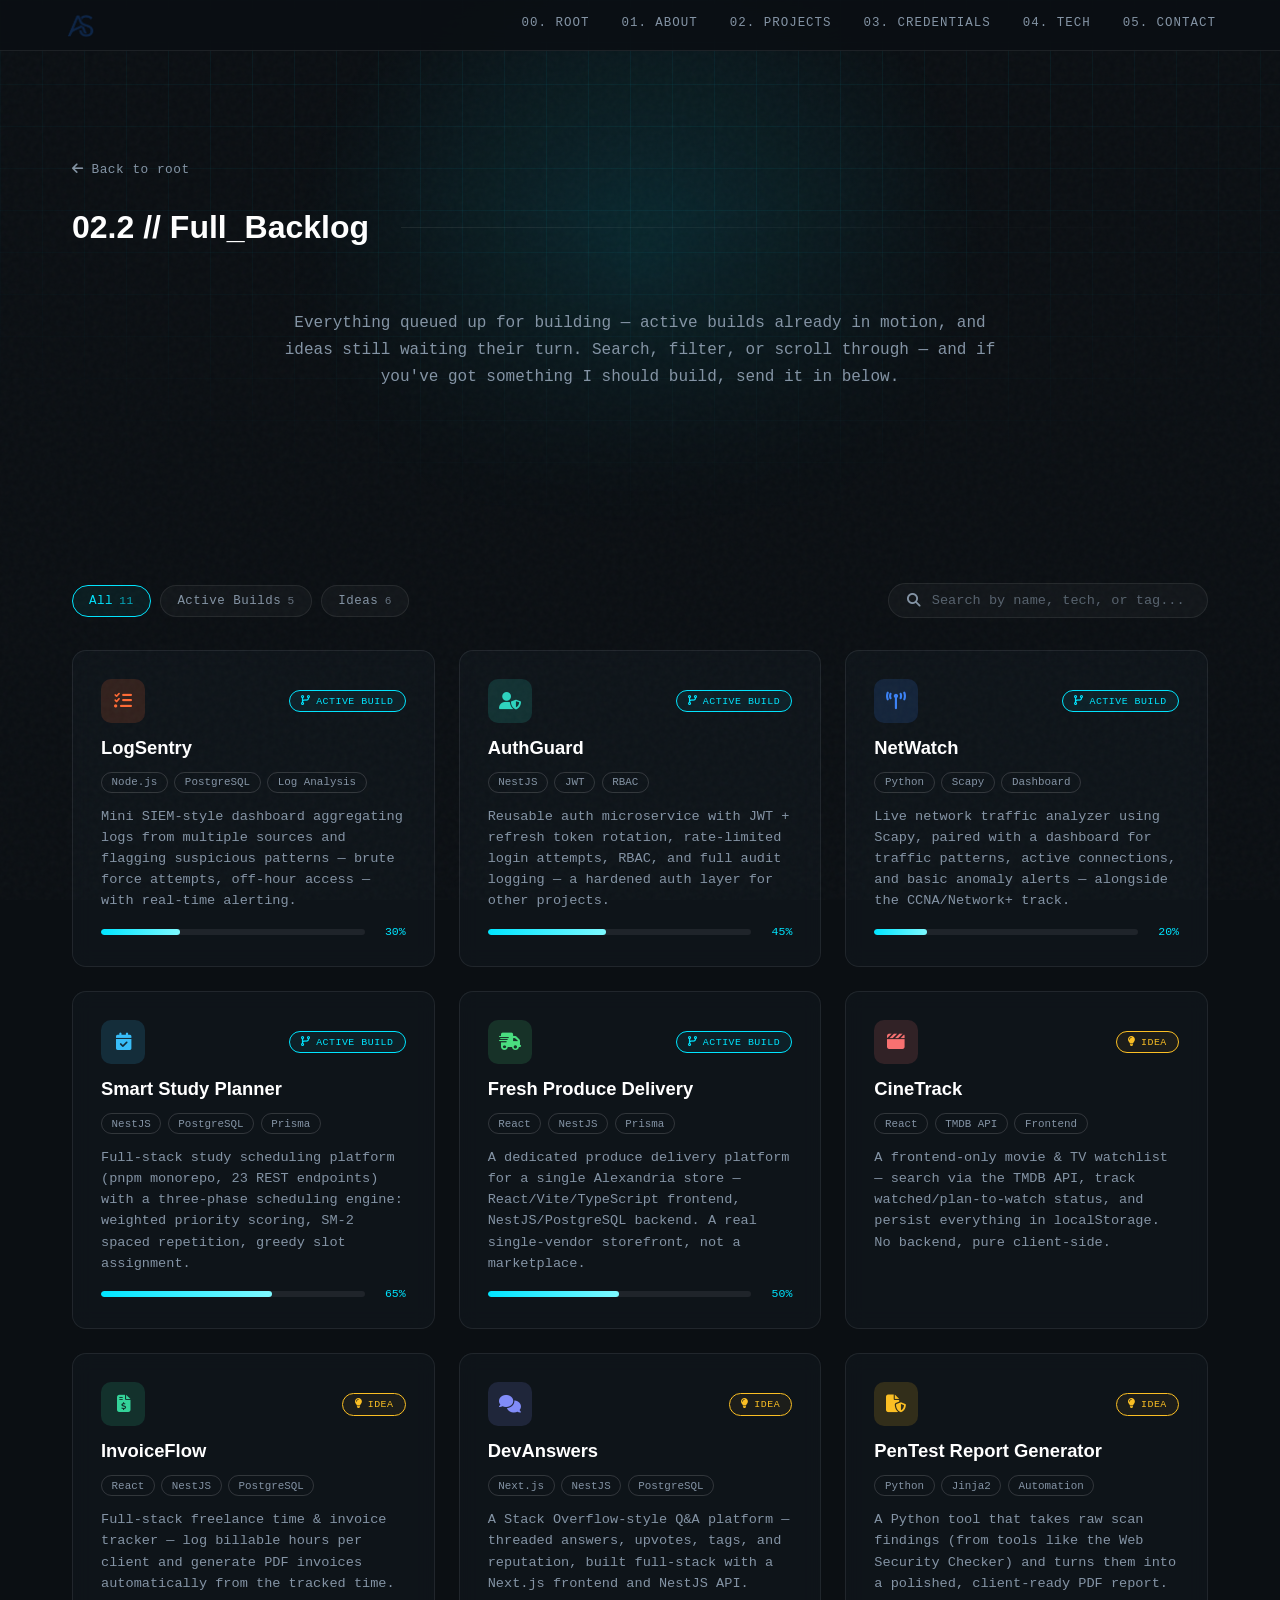
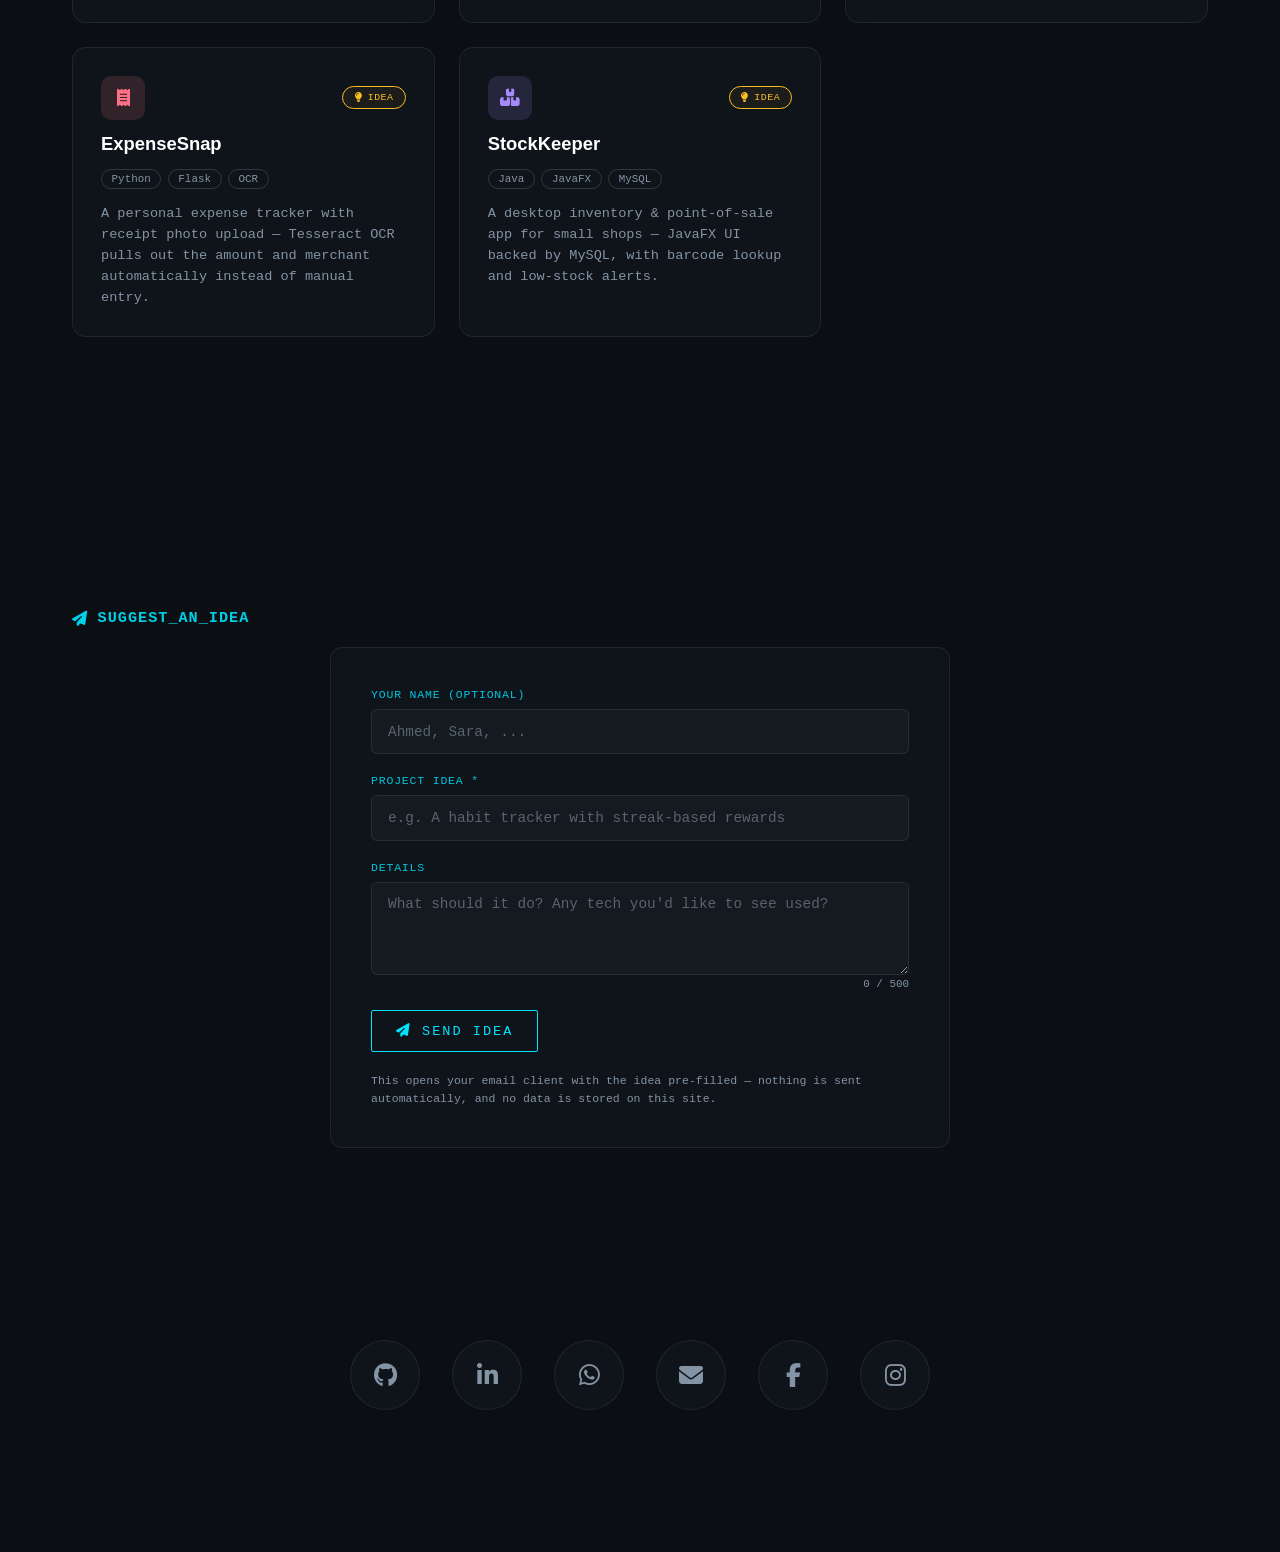
<file: backlog.html>
<!DOCTYPE html>
<html lang="en">

<head>
    <meta charset="UTF-8">
    <meta name="viewport" content="width=device-width, initial-scale=1.0">
    <title>Full Backlog | Ahmed Sobhy</title>

    <meta name="description" content="Every project idea and future build on Ahmed Sobhy's backlog — searchable, filterable, and open to your own suggestions.">
    <meta property="og:title" content="Full Backlog | Ahmed Sobhy">
    <meta property="og:description" content="Every project idea and future build on Ahmed Sobhy's backlog — searchable, filterable, and open to your own suggestions.">
    <meta property="og:image" content="https://ahmedsobhy28.github.io/portfolio/profile.png">
    <meta property="og:url" content="https://ahmedsobhy28.github.io/portfolio/backlog.html">
    <meta property="og:type" content="website">

    <link rel="icon" href="logo.png" type="image/png">
    <link rel="canonical" href="https://ahmedsobhy28.github.io/portfolio/backlog.html">

    <meta http-equiv="Content-Security-Policy"
        content="default-src 'self'; script-src 'self' https://cdnjs.cloudflare.com 'unsafe-inline'; style-src 'self' https://fonts.googleapis.com https://cdnjs.cloudflare.com 'unsafe-inline'; font-src 'self' https://fonts.gstatic.com https://cdnjs.cloudflare.com; img-src 'self' data:; connect-src 'self'; frame-ancestors 'none';">


    <link
        href="https://fonts.googleapis.com/css2?family=JetBrains+Mono:wght@400;500&family=Syne:wght@700;800&display=swap"
        rel="stylesheet">
    <link rel="stylesheet" href="https://cdnjs.cloudflare.com/ajax/libs/font-awesome/6.4.0/css/all.min.css">
    <link rel="stylesheet" href="css/style.css">
    <link rel="stylesheet" href="css/backlog.css">

    <!-- No intro loader and no Three.js globe on this page on purpose — it's a utility page
         (search/filter/form), so it loads instantly instead of waiting on the 4s intro or the
         WebGL background. Ambience comes from .backlog-bg (pure CSS, no JS/WebGL cost).
         Cards here use the dedicated .backlog-card component (css/style.css) instead of the
         compact .upcoming-item rows on the homepage teaser — solid bordered tiles with real
         spacing, so they read as distinct cards instead of blending into one list. -->
</head>

<body>

    <nav class="cyber-nav">
        <img src="logo.png" alt="Logo" class="nav-logo">
        <div class="nav-links">
            <a href="index.html#hero">00. ROOT</a>
            <a href="index.html#about">01. ABOUT</a>
            <a href="index.html#engines">02. PROJECTS</a>
            <a href="index.html#credentials">03. CREDENTIALS</a>
            <a href="index.html#tech">04. TECH</a>
            <a href="index.html#contact">05. CONTACT</a>
        </div>
        <div class="mobile-menu-toggle">
            <i class="fa-solid fa-bars"></i>
        </div>
    </nav>

    <div id="main-content">
        <div class="backlog-bg"></div>

        <div class="content-wrapper gen-bl-1">

            <a href="index.html" class="back-home-link"><i class="fa-solid fa-arrow-left"></i> Back to root</a>

            <section id="backlog-intro" class="gen-bl-2">
                <div class="section-header">
                    <h2 class="section-title">02.2 // Full_Backlog</h2>
                    <div class="header-line"></div>
                </div>
                <div class="page-intro">
                    <p>Everything queued up for building — active builds already in motion, and ideas still waiting
                        their turn. Search, filter, or scroll through — and if you've got something I should build,
                        send it in below.</p>
                </div>
            </section>

            <section id="backlog-board" class="gen-bl-2">
                <div class="backlog-controls">
                    <div class="backlog-tabs" role="tablist" aria-label="Filter backlog by status">
                        <button class="backlog-tab active" data-filter="all" type="button">All <span
                                class="backlog-tab-count" id="count-all"></span></button>
                        <button class="backlog-tab" data-filter="active" type="button">Active Builds <span
                                class="backlog-tab-count" id="count-active"></span></button>
                        <button class="backlog-tab" data-filter="idea" type="button">Ideas <span
                                class="backlog-tab-count" id="count-idea"></span></button>
                    </div>
                    <div class="backlog-search">
                        <i class="fa-solid fa-magnifying-glass"></i>
                        <input type="text" id="backlog-search-input" placeholder="Search by name, tech, or tag...">
                    </div>
                </div>

                <p class="backlog-empty-state" id="backlog-empty-state" hidden>
                    <i class="fa-solid fa-satellite-dish"></i> Nothing matches that search — try a different keyword.
                </p>

                <div class="full-backlog-grid" id="backlog-grid">
                    <!-- Active Builds — data-progress is a placeholder starting point, update it as each
                         build actually moves forward so the bar keeps telling the truth. -->
                    <div class="backlog-card" data-theme="siem" data-status="active"
                        data-search="logsentry node.js postgresql log analysis siem dashboard">
                        <div class="backlog-card-header">
                            <div class="backlog-card-icon"><i class="fa-solid fa-list-check"></i></div>
                            <span class="backlog-card-badge status-active"><i class="fa-solid fa-code-branch"></i>
                                Active Build</span>
                        </div>
                        <h4>LogSentry</h4>
                        <div class="card-tags"><span>Node.js</span><span>PostgreSQL</span><span>Log
                                Analysis</span></div>
                        <p>Mini SIEM-style dashboard aggregating logs from multiple sources and flagging suspicious
                            patterns — brute force attempts, off-hour access — with real-time alerting.</p>
                        <div class="progress-row">
                            <div class="progress-track">
                                <div class="progress-fill" data-progress="30"></div>
                            </div>
                            <span class="progress-percent">30%</span>
                        </div>
                    </div>
                    <div class="backlog-card" data-theme="auth" data-status="active"
                        data-search="authguard nestjs jwt rbac auth microservice">
                        <div class="backlog-card-header">
                            <div class="backlog-card-icon"><i class="fa-solid fa-user-shield"></i></div>
                            <span class="backlog-card-badge status-active"><i class="fa-solid fa-code-branch"></i>
                                Active Build</span>
                        </div>
                        <h4>AuthGuard</h4>
                        <div class="card-tags"><span>NestJS</span><span>JWT</span><span>RBAC</span></div>
                        <p>Reusable auth microservice with JWT + refresh token rotation, rate-limited login attempts,
                            RBAC, and full audit logging — a hardened auth layer for other projects.</p>
                        <div class="progress-row">
                            <div class="progress-track">
                                <div class="progress-fill" data-progress="45"></div>
                            </div>
                            <span class="progress-percent">45%</span>
                        </div>
                    </div>
                    <div class="backlog-card" data-theme="netsec" data-status="active"
                        data-search="netwatch python scapy dashboard network traffic">
                        <div class="backlog-card-header">
                            <div class="backlog-card-icon"><i class="fa-solid fa-tower-broadcast"></i></div>
                            <span class="backlog-card-badge status-active"><i class="fa-solid fa-code-branch"></i>
                                Active Build</span>
                        </div>
                        <h4>NetWatch</h4>
                        <div class="card-tags"><span>Python</span><span>Scapy</span><span>Dashboard</span></div>
                        <p>Live network traffic analyzer using Scapy, paired with a dashboard for traffic patterns,
                            active connections, and basic anomaly alerts — alongside the CCNA/Network+ track.</p>
                        <div class="progress-row">
                            <div class="progress-track">
                                <div class="progress-fill" data-progress="20"></div>
                            </div>
                            <span class="progress-percent">20%</span>
                        </div>
                    </div>
                    <div class="backlog-card" data-theme="cobalt" data-status="active"
                        data-search="smart study planner nestjs postgresql prisma scheduling">
                        <div class="backlog-card-header">
                            <div class="backlog-card-icon"><i class="fa-solid fa-calendar-check"></i></div>
                            <span class="backlog-card-badge status-active"><i class="fa-solid fa-code-branch"></i>
                                Active Build</span>
                        </div>
                        <h4>Smart Study Planner</h4>
                        <div class="card-tags"><span>NestJS</span><span>PostgreSQL</span><span>Prisma</span></div>
                        <p>Full-stack study scheduling platform (pnpm monorepo, 23 REST endpoints) with a
                            three-phase scheduling engine: weighted priority scoring, SM-2 spaced repetition, greedy
                            slot assignment.</p>
                        <div class="progress-row">
                            <div class="progress-track">
                                <div class="progress-fill" data-progress="65"></div>
                            </div>
                            <span class="progress-percent">65%</span>
                        </div>
                    </div>
                    <div class="backlog-card" data-theme="forest" data-status="active"
                        data-search="fresh produce delivery react nestjs prisma alexandria storefront">
                        <div class="backlog-card-header">
                            <div class="backlog-card-icon"><i class="fa-solid fa-truck-fast"></i></div>
                            <span class="backlog-card-badge status-active"><i class="fa-solid fa-code-branch"></i>
                                Active Build</span>
                        </div>
                        <h4>Fresh Produce Delivery</h4>
                        <div class="card-tags"><span>React</span><span>NestJS</span><span>Prisma</span></div>
                        <p>A dedicated produce delivery platform for a single Alexandria store —
                            React/Vite/TypeScript frontend, NestJS/PostgreSQL backend. A real single-vendor
                            storefront, not a marketplace.</p>
                        <div class="progress-row">
                            <div class="progress-track">
                                <div class="progress-fill" data-progress="50"></div>
                            </div>
                            <span class="progress-percent">50%</span>
                        </div>
                    </div>

                    <!-- Backlog Ideas — distinct from Active Builds: frontend-only, full-stack, Python, and Java -->
                    <div class="backlog-card" data-theme="red" data-status="idea"
                        data-search="cinetrack movie tv watchlist react tmdb frontend">
                        <div class="backlog-card-header">
                            <div class="backlog-card-icon"><i class="fa-solid fa-clapperboard"></i></div>
                            <span class="backlog-card-badge status-idea"><i class="fa-solid fa-lightbulb"></i>
                                Idea</span>
                        </div>
                        <h4>CineTrack</h4>
                        <div class="card-tags"><span>React</span><span>TMDB API</span><span>Frontend</span></div>
                        <p>A frontend-only movie & TV watchlist — search via the TMDB API, track watched/plan-to-watch
                            status, and persist everything in localStorage. No backend, pure client-side.</p>
                    </div>
                    <div class="backlog-card" data-theme="emerald" data-status="idea"
                        data-search="invoiceflow freelance time invoice tracker react nestjs postgresql full-stack">
                        <div class="backlog-card-header">
                            <div class="backlog-card-icon"><i class="fa-solid fa-file-invoice-dollar"></i></div>
                            <span class="backlog-card-badge status-idea"><i class="fa-solid fa-lightbulb"></i>
                                Idea</span>
                        </div>
                        <h4>InvoiceFlow</h4>
                        <div class="card-tags"><span>React</span><span>NestJS</span><span>PostgreSQL</span></div>
                        <p>Full-stack freelance time & invoice tracker — log billable hours per client and generate
                            PDF invoices automatically from the tracked time.</p>
                    </div>
                    <div class="backlog-card" data-theme="indigo" data-status="idea"
                        data-search="devanswers q&a platform next.js nestjs postgresql full-stack">
                        <div class="backlog-card-header">
                            <div class="backlog-card-icon"><i class="fa-solid fa-comments"></i></div>
                            <span class="backlog-card-badge status-idea"><i class="fa-solid fa-lightbulb"></i>
                                Idea</span>
                        </div>
                        <h4>DevAnswers</h4>
                        <div class="card-tags"><span>Next.js</span><span>NestJS</span><span>PostgreSQL</span></div>
                        <p>A Stack Overflow-style Q&A platform — threaded answers, upvotes, tags, and reputation,
                            built full-stack with a Next.js frontend and NestJS API.</p>
                    </div>
                    <div class="backlog-card" data-theme="amber" data-status="idea"
                        data-search="pentest report generator python jinja2 automation pdf">
                        <div class="backlog-card-header">
                            <div class="backlog-card-icon"><i class="fa-solid fa-file-shield"></i></div>
                            <span class="backlog-card-badge status-idea"><i class="fa-solid fa-lightbulb"></i>
                                Idea</span>
                        </div>
                        <h4>PenTest Report Generator</h4>
                        <div class="card-tags"><span>Python</span><span>Jinja2</span><span>Automation</span></div>
                        <p>A Python tool that takes raw scan findings (from tools like the Web Security Checker) and
                            turns them into a polished, client-ready PDF report.</p>
                    </div>
                    <div class="backlog-card" data-theme="crimson" data-status="idea"
                        data-search="expensesnap expense tracker python flask ocr receipt">
                        <div class="backlog-card-header">
                            <div class="backlog-card-icon"><i class="fa-solid fa-receipt"></i></div>
                            <span class="backlog-card-badge status-idea"><i class="fa-solid fa-lightbulb"></i>
                                Idea</span>
                        </div>
                        <h4>ExpenseSnap</h4>
                        <div class="card-tags"><span>Python</span><span>Flask</span><span>OCR</span></div>
                        <p>A personal expense tracker with receipt photo upload — Tesseract OCR pulls out the amount
                            and merchant automatically instead of manual entry.</p>
                    </div>
                    <div class="backlog-card" data-theme="violet" data-status="idea"
                        data-search="stockkeeper inventory pos java javafx mysql desktop">
                        <div class="backlog-card-header">
                            <div class="backlog-card-icon"><i class="fa-solid fa-boxes-stacked"></i></div>
                            <span class="backlog-card-badge status-idea"><i class="fa-solid fa-lightbulb"></i>
                                Idea</span>
                        </div>
                        <h4>StockKeeper</h4>
                        <div class="card-tags"><span>Java</span><span>JavaFX</span><span>MySQL</span></div>
                        <p>A desktop inventory & point-of-sale app for small shops — JavaFX UI backed by MySQL, with
                            barcode lookup and low-stock alerts.</p>
                    </div>
                </div>
            </section>

            <section id="submit-idea">
                <h3 class="engine-subtitle"><i class="fa-solid fa-paper-plane"></i> Suggest_An_Idea</h3>
                <form class="idea-form" id="idea-form">
                    <div class="form-group">
                        <label for="idea-name">Your Name (optional)</label>
                        <input type="text" id="idea-name" name="idea-name" placeholder="Ahmed, Sara, ...">
                    </div>
                    <div class="form-group">
                        <label for="idea-title">Project Idea *</label>
                        <input type="text" id="idea-title" name="idea-title"
                            placeholder="e.g. A habit tracker with streak-based rewards" required maxlength="80">
                    </div>
                    <div class="form-group">
                        <label for="idea-details">Details</label>
                        <textarea id="idea-details" name="idea-details" rows="4" maxlength="500"
                            placeholder="What should it do? Any tech you'd like to see used?"></textarea>
                        <span class="form-char-count" id="idea-details-count">0 / 500</span>
                    </div>
                    <button type="submit" class="cyber-btn">
                        <i class="fa-solid fa-paper-plane"></i> Send Idea
                    </button>
                    <p class="form-note">This opens your email client with the idea pre-filled — nothing is sent
                        automatically, and no data is stored on this site.</p>
                </form>
            </section>

            <section id="contact" class="gen-bl-3">
                <div class="social-dock">
                    <a href="https://github.com/AhmedSobhy28" target="_blank" rel="noopener noreferrer"
                        class="social-icon" title="GitHub Node"><i class="fa-brands fa-github"></i></a>
                    <a href="https://www.linkedin.com/in/ahmed-sobhy-mohamed-150643279/?lipi=urn%3Ali%3Apage%3Ad_flagship3_profile_view_base_contact_details%3Bs6wRe%2BDoQ2WMrE2DXJuPYg%3D%3D"
                        target="_blank" rel="noopener noreferrer" class="social-icon" title="LinkedIn"><i
                            class="fa-brands fa-linkedin-in"></i></a>
                    <a href="https://wa.me/201099886353" target="_blank" rel="noopener noreferrer"
                        class="social-icon" title="WhatsApp Comm"><i class="fa-brands fa-whatsapp"></i></a>
                    <a href="mailto:ah.sobhy07@gmail.com" class="social-icon" title="Direct Email"><i
                            class="fa-solid fa-envelope"></i></a>
                    <a href="https://www.facebook.com/share/198j52JkKv/" target="_blank" rel="noopener noreferrer"
                        class="social-icon" title="Facebook"><i class="fa-brands fa-facebook-f"></i></a>
                    <a href="https://www.instagram.com/ahmed.sobhy._?igsh=djVkcGoxcWpmZGtz" target="_blank"
                        rel="noopener noreferrer" class="social-icon" title="Instagram"><i
                            class="fa-brands fa-instagram"></i></a>
                </div>
            </section>
        </div>
    </div>

    <div class="toast" id="idea-toast"><i class="fa-solid fa-circle-check"></i> <span>Email draft opened — check your
            mail app.</span></div>

    <script src="js/main.js"></script>
    <script src="js/backlog.js"></script>
</body>

</html>
</file>
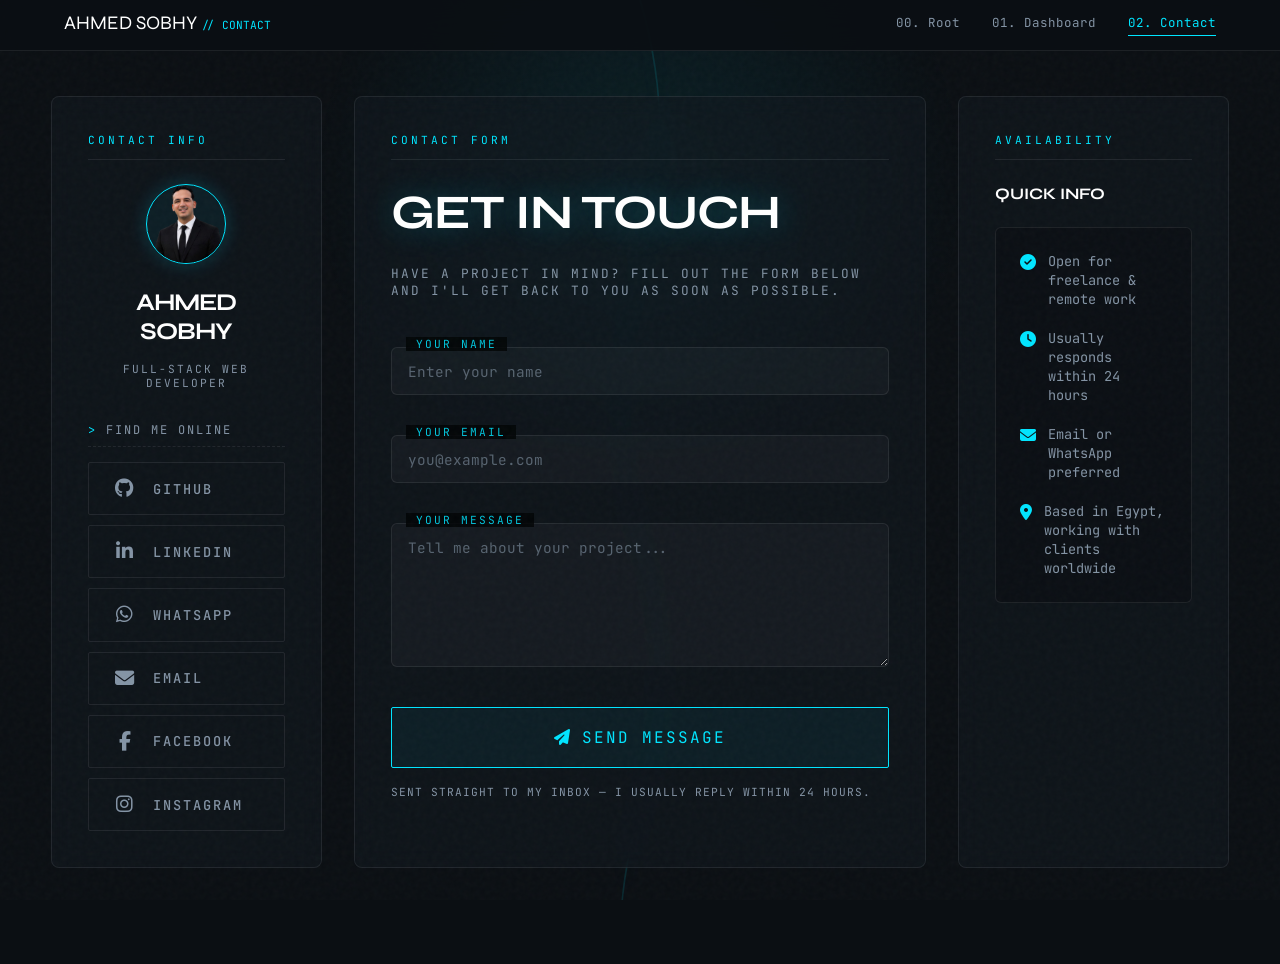
<file: contact.html>
<!DOCTYPE html>
<html lang="en">
<head>
    <meta charset="UTF-8">
    <meta name="viewport" content="width=device-width, initial-scale=1.0">
    <title>Ahmed Sobhy | Contact</title>

    <link rel="icon" href="/logo.png" type="image/png">
    
    <link href="https://fonts.googleapis.com/css2?family=JetBrains+Mono:wght@400;500;700&family=Syne:wght@700;800&display=swap" rel="stylesheet">
    <link rel="stylesheet" href="https://cdnjs.cloudflare.com/ajax/libs/font-awesome/6.4.0/css/all.min.css">
    <link rel="stylesheet" href="css/style.css">
    <link rel="stylesheet" href="css/contact.css">

    <style>
        /* Makes the profile photo fill the existing circular avatar frame
           instead of the old placeholder icon. */
        .contact-avatar-img {
            width: 100%;
            height: 100%;
            object-fit: cover;
            border-radius: 50%;
        }
    </style>
</head>
<body>
    <div class="ambient-glow"></div>
    <div class="cyber-wave-container">
        <svg class="cyber-wave-svg" viewBox="0 0 100 1000" preserveAspectRatio="none">
            <path d="M50,0 Q90,50 50,100 T50,200 Q90,250 50,300 T50,400 Q90,450 50,500 T50,600 Q90,650 50,700 T50,800 Q90,850 50,900 T50,1000" fill="none" stroke="var(--accent-cyan)" stroke-width="1.5" />
        </svg>
    </div>

    <nav class="cyber-nav">
        <div class="nav-logo gen-ct-2">AHMED SOBHY <span class="gen-ct-3">// CONTACT</span></div>
        
        <div class="nav-links">
            <a href="index.html">00. Root</a>
            <a href="dashboard.html">01. Dashboard</a>
            <a href="contact.html" class="active gen-ct-4">02. Contact</a>
        </div>

        <div class="mobile-menu-toggle">
            <i class="fa-solid fa-bars"></i>
        </div>
    </nav>

    <main class="contact-layout">
        
        <aside class="bento-panel panel-identity gen-ct-5">
            <div class="panel-label">Contact Info</div>
            <div class="gen-ct-7">
                <div class="gen-ct-8">
                    <img src="profile.png" alt="Ahmed Sobhy" class="gen-ct-9 contact-avatar-img">
                </div>
                <h2 class="gen-ct-10">Ahmed Sobhy</h2>
                <div class="gen-ct-11">Full-Stack Web Developer</div>

                <!-- 🌟 شبكة الأزرار الجديدة -->
                <div class="gen-ct-15">
                    
                    <!-- 🌟 العنوان المضاف -->
                    <div class="gen-ct-16">
                        <span class="gen-ct-17">></span> FIND ME ONLINE
                    </div>

                    <a href="https://github.com/AhmedSobhy28" target="_blank" class="social-list-btn" title="GitHub">
                        <i class="fa-brands fa-github"></i>
                        <span>GitHub</span>
                    </a>
                    <a href="https://www.linkedin.com/in/ahmed-sobhy-mohamed-150643279/?lipi=urn%3Ali%3Apage%3Ad_flagship3_profile_view_base_contact_details%3Bs6wRe%2BDoQ2WMrE2DXJuPYg%3D%3D" target="_blank" class="social-list-btn" title="LinkedIn">
                        <i class="fa-brands fa-linkedin-in"></i>
                        <span>LinkedIn</span>
                    </a>
                    <a href="https://wa.me/+201099886353" target="_blank" class="social-list-btn" title="WhatsApp">
                        <i class="fa-brands fa-whatsapp"></i>
                        <span>WhatsApp</span>
                    </a>
                    <a href="mailto:ah.sobhy07@gmail.com" class="social-list-btn" title="Email">
                        <i class="fa-solid fa-envelope"></i>
                        <span>Email</span>
                    </a>
                    <a href="https://www.facebook.com/share/198j52JkKv/" target="_blank" class="social-list-btn" title="Facebook">
                        <i class="fa-brands fa-facebook-f"></i>
                        <span>Facebook</span>
                    </a>
                    <a href="https://www.instagram.com/ahmed.sobhy._?igsh=djVkcGoxcWpmZGtz" target="_blank" class="social-list-btn" title="Instagram">
                        <i class="fa-brands fa-instagram"></i>
                        <span>Instagram</span>
                    </a>
                </div>
            </div>
        </aside>

        <section class="bento-panel panel-form gen-ct-18">
            <div class="panel-label">Contact Form</div>
            
            <h1 class="contact-heading">GET IN TOUCH</h1>
            <p class="gen-ct-19">Have a project in mind? Fill out the form below and I'll get back to you as soon as possible.</p>
            
            <form id="secure-form" class="cyber-form">
                <div class="form-group">
                    <label for="name">Your Name</label>
                    <input type="text" id="name" class="cyber-input" placeholder="Enter your name" required autocomplete="off">
                </div>
                
                <div class="form-group">
                    <label for="email">Your Email</label>
                    <input type="email" id="email" class="cyber-input" placeholder="you@example.com" required autocomplete="off">
                </div>
                
                <div class="form-group">
                    <label for="message">Your Message</label>
                    <textarea id="message" rows="6" class="cyber-input" placeholder="Tell me about your project..." required></textarea>
                </div>
                
                <button type="submit" class="cyber-btn gen-ct-20" id="submit-btn">
                    <i class="fas fa-paper-plane"></i> Send Message
                </button>
                <p class="form-note" id="form-status">
                    Sent straight to my inbox — I usually reply within 24 hours.
                </p>
            </form>
        </section>

        <aside class="bento-panel panel-terminal gen-ct-22">
            <div class="panel-label">Availability</div>
            <h3 class="gen-ct-23">Quick Info</h3>

            <div class="radar-box">
                <ul class="availability-list">
                    <li><i class="fa-solid fa-circle-check"></i> Open for freelance & remote work</li>
                    <li><i class="fa-solid fa-clock"></i> Usually responds within 24 hours</li>
                    <li><i class="fa-solid fa-envelope"></i> Email or WhatsApp preferred</li>
                    <li><i class="fa-solid fa-location-dot"></i> Based in Egypt, working with clients worldwide</li>
                </ul>
            </div>
        </aside>

    </main>

    <script src="js/contact.js"></script>
</body>
</html>
</file>
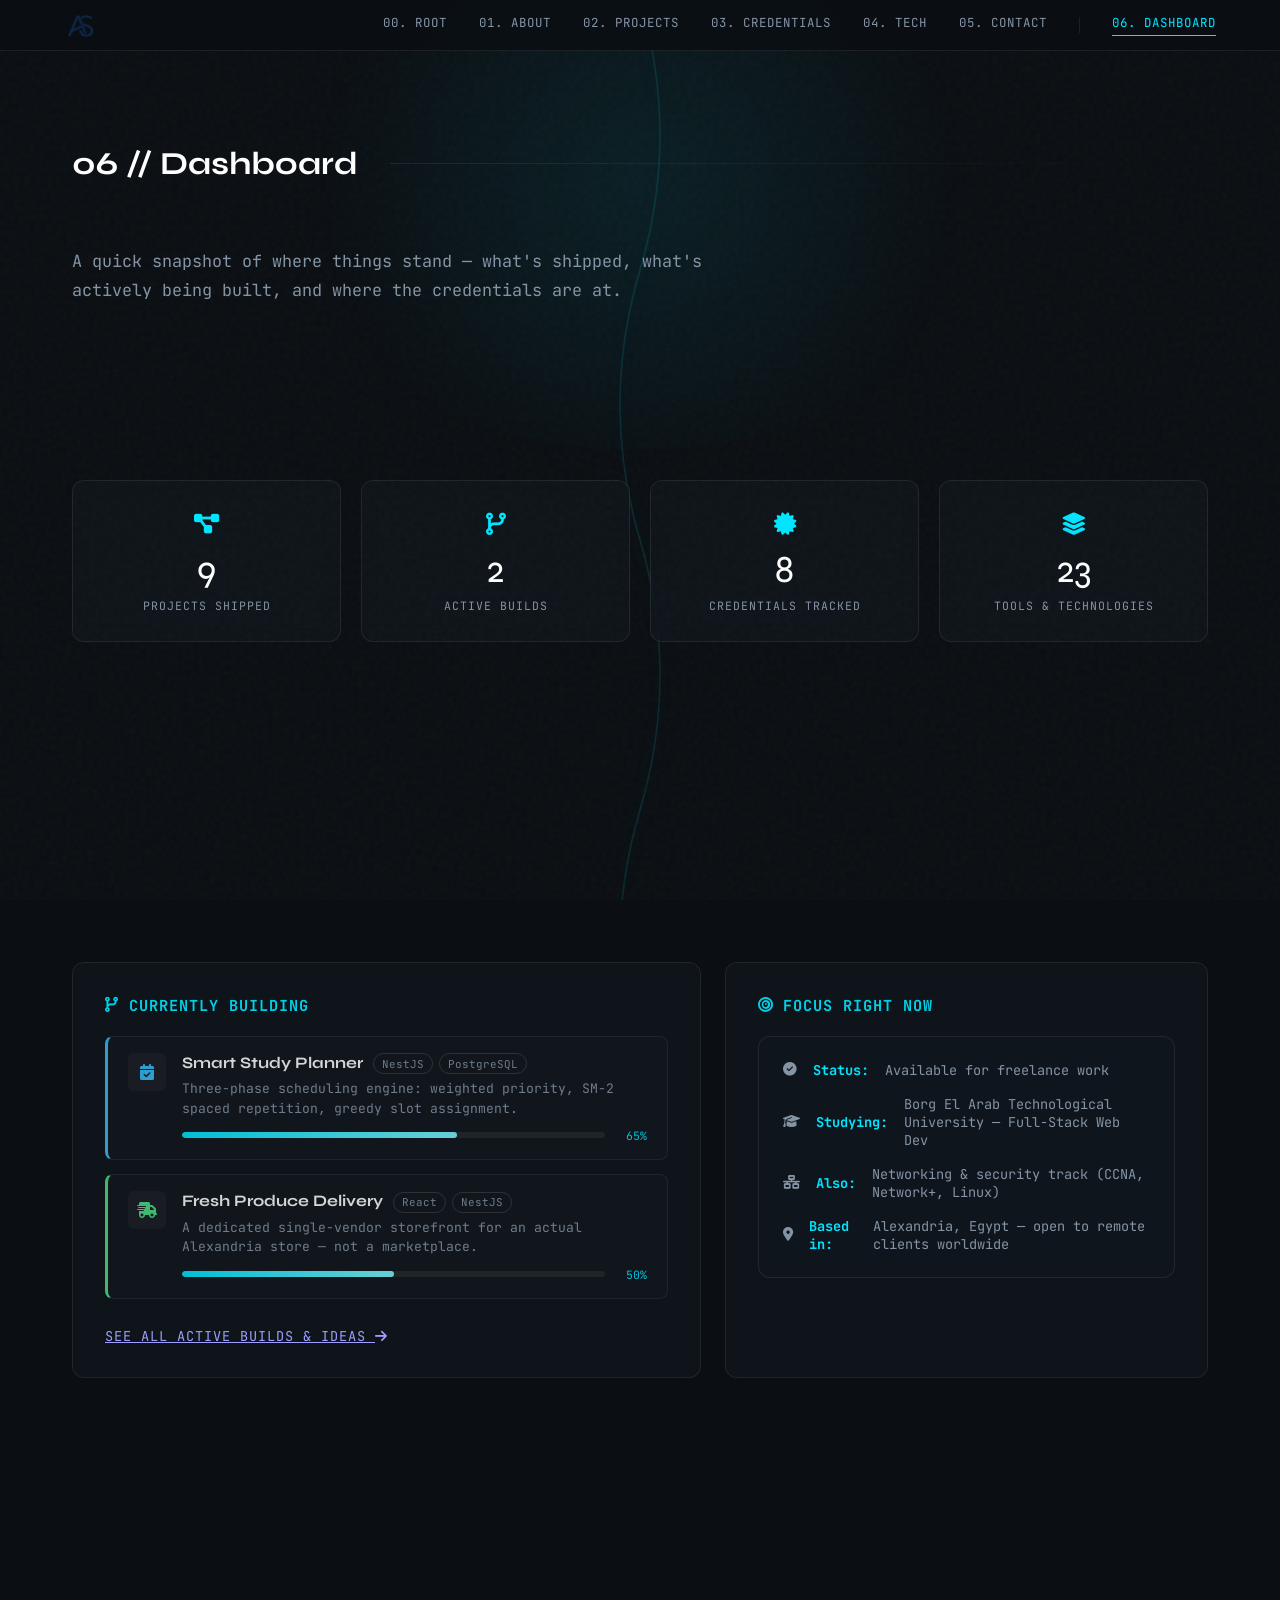
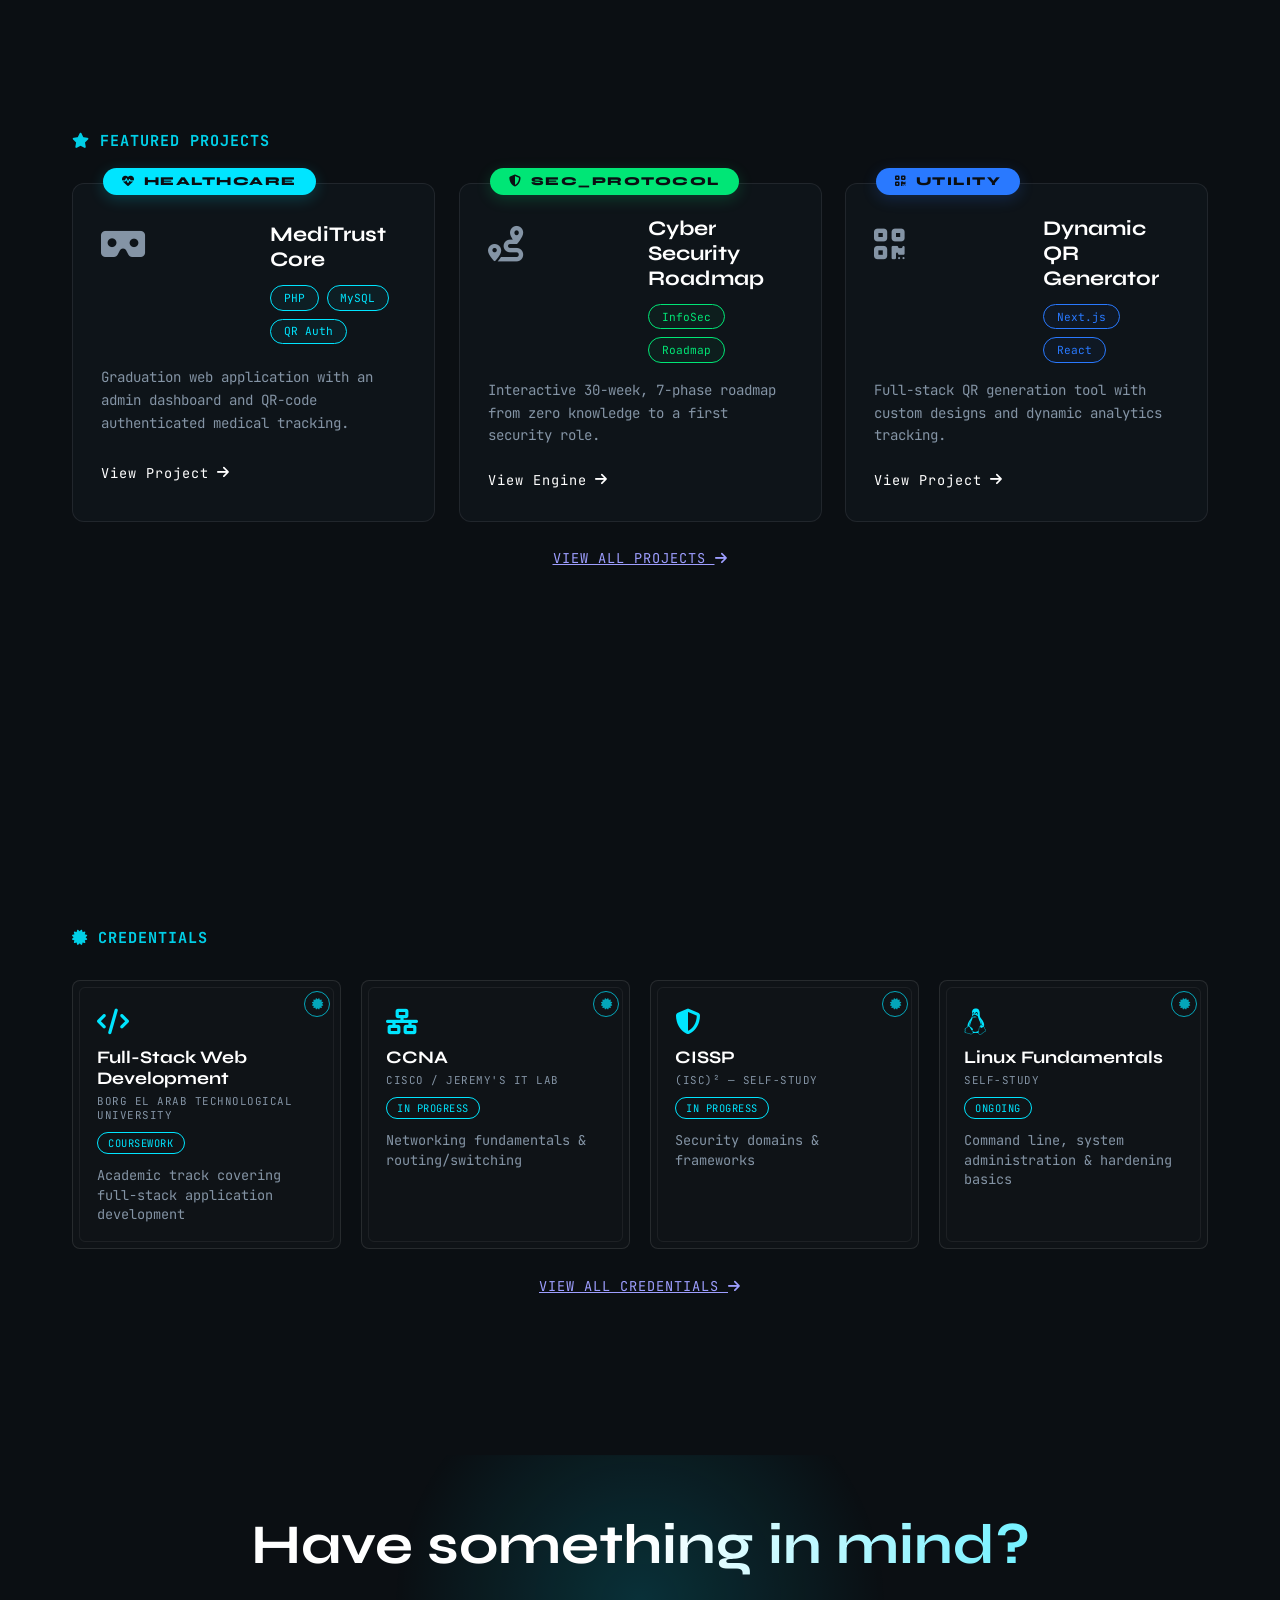
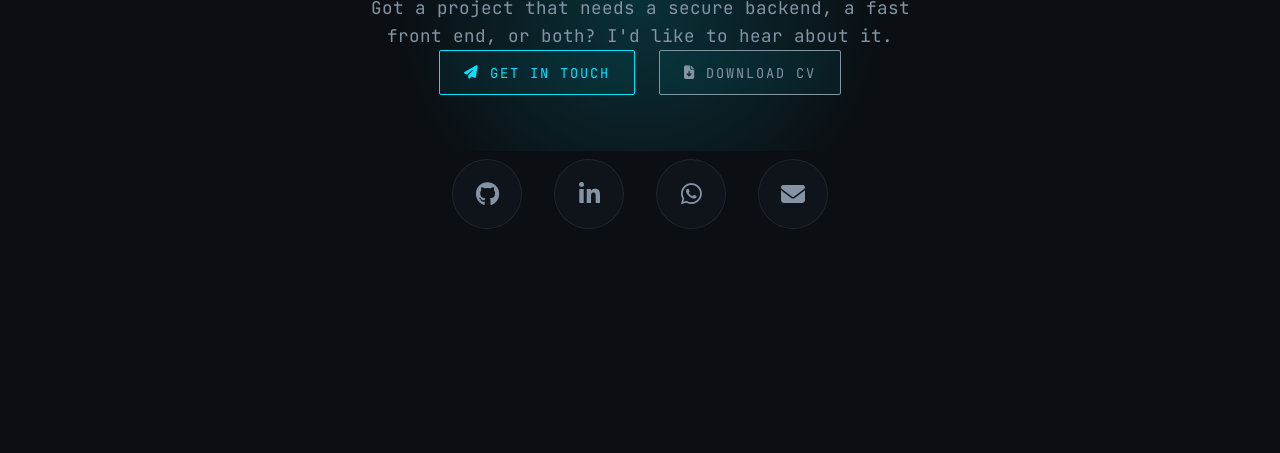
<file: dashboard.html>
<!DOCTYPE html>
<html lang="en">

<head>
    <meta charset="UTF-8">
    <meta name="viewport" content="width=device-width, initial-scale=1.0">
    <title>Ahmed Sobhy | Dashboard</title>

    <meta name="description" content="A quick overview of Ahmed Sobhy's work — shipped projects, active builds, and credentials in progress.">
    <link rel="canonical" href="https://ahmedsobhy28.github.io/portfolio/dashboard.html">

    <link rel="icon" href="logo.png" type="image/png">

    <link
        href="https://fonts.googleapis.com/css2?family=JetBrains+Mono:wght@400;500&family=Syne:wght@700;800&display=swap"
        rel="stylesheet">
    <link rel="stylesheet" href="https://cdnjs.cloudflare.com/ajax/libs/font-awesome/6.4.0/css/all.min.css">
    <link rel="stylesheet" href="css/style.css">
    <link rel="stylesheet" href="css/dashboard.css">
</head>

<body>

    <nav class="cyber-nav">
        <img src="logo.png" alt="Logo" class="nav-logo">
        <div class="nav-links">
            <a href="index.html#hero">00. ROOT</a>
            <a href="index.html#about">01. ABOUT</a>
            <a href="index.html#engines">02. PROJECTS</a>
            <a href="index.html#credentials">03. CREDENTIALS</a>
            <a href="index.html#tech">04. TECH</a>
            <a href="contact.html">05. CONTACT</a>
            <span class="nav-separator"></span>
            <a href="dashboard.html" class="active">06. DASHBOARD</a>
        </div>
        <div class="mobile-menu-toggle">
            <i class="fa-solid fa-bars"></i>
        </div>
        <div class="scroll-progress" id="scroll-progress"></div>
    </nav>

    <div id="main-content">
        <div class="ambient-glow"></div>
        <div class="cyber-wave-container">
            <svg class="cyber-wave-svg" viewBox="0 0 100 1000" preserveAspectRatio="none">
                <path
                    d="M50,0 Q90,50 50,100 T50,200 Q90,250 50,300 T50,400 Q90,450 50,500 T50,600 Q90,650 50,700 T50,800 Q90,850 50,900 T50,1000"
                    fill="none" stroke="var(--accent-cyan)" stroke-width="1.5" />
            </svg>
        </div>

        <div class="content-wrapper dashboard-page">

            <header class="dashboard-header">
                <div class="section-header">
                    <h2 class="section-title">06 // Dashboard</h2>
                    <div class="header-line"></div>
                </div>
                <p class="dashboard-lede">
                    A quick snapshot of where things stand — what's shipped, what's actively being built,
                    and where the credentials are at.
                </p>
            </header>

            <!-- Stat strip -->
            <section class="stat-strip">
                <div class="stat-card">
                    <div class="stat-icon"><i class="fa-solid fa-diagram-project"></i></div>
                    <div class="stat-value">9</div>
                    <div class="stat-label">Projects Shipped</div>
                </div>
                <div class="stat-card">
                    <div class="stat-icon"><i class="fa-solid fa-code-branch"></i></div>
                    <div class="stat-value">2</div>
                    <div class="stat-label">Active Builds</div>
                </div>
                <div class="stat-card">
                    <div class="stat-icon"><i class="fa-solid fa-certificate"></i></div>
                    <div class="stat-value">8</div>
                    <div class="stat-label">Credentials Tracked</div>
                </div>
                <div class="stat-card">
                    <div class="stat-icon"><i class="fa-solid fa-layer-group"></i></div>
                    <div class="stat-value">23</div>
                    <div class="stat-label">Tools & Technologies</div>
                </div>
            </section>

            <!-- Currently building + focus -->
            <section class="dashboard-grid">
                <div class="dashboard-panel">
                    <h3 class="engine-subtitle"><i class="fa-solid fa-code-branch"></i> Currently Building</h3>
                    <div class="upcoming-list">
                        <div class="upcoming-item" data-theme="cobalt">
                            <div class="upcoming-icon"><i class="fa-solid fa-calendar-check"></i></div>
                            <div class="upcoming-main">
                                <div class="upcoming-title-row">
                                    <h4>Smart Study Planner</h4>
                                    <div class="card-tags"><span>NestJS</span><span>PostgreSQL</span></div>
                                </div>
                                <p>Three-phase scheduling engine: weighted priority, SM-2 spaced repetition,
                                    greedy slot assignment.</p>
                                <div class="progress-row">
                                    <div class="progress-track"><div class="progress-fill" data-progress="65"></div></div>
                                    <span class="progress-percent">65%</span>
                                </div>
                            </div>
                        </div>
                        <div class="upcoming-item" data-theme="forest">
                            <div class="upcoming-icon"><i class="fa-solid fa-truck-fast"></i></div>
                            <div class="upcoming-main">
                                <div class="upcoming-title-row">
                                    <h4>Fresh Produce Delivery</h4>
                                    <div class="card-tags"><span>React</span><span>NestJS</span></div>
                                </div>
                                <p>A dedicated single-vendor storefront for an actual Alexandria store — not a
                                    marketplace.</p>
                                <div class="progress-row">
                                    <div class="progress-track"><div class="progress-fill" data-progress="50"></div></div>
                                    <span class="progress-percent">50%</span>
                                </div>
                            </div>
                        </div>
                    </div>
                    <div class="view-all-backlog-link">
                        <a href="index.html#upcoming" class="card-link">See all active builds & ideas <i class="fa-solid fa-arrow-right"></i></a>
                    </div>
                </div>

                <div class="dashboard-panel">
                    <h3 class="engine-subtitle"><i class="fa-solid fa-bullseye"></i> Focus Right Now</h3>
                    <ul class="sys-specs dashboard-specs">
                        <li><i class="fa-solid fa-circle-check"></i> <span>Status:</span> Available for freelance work</li>
                        <li><i class="fa-solid fa-graduation-cap"></i> <span>Studying:</span> Borg El Arab Technological
                            University — Full-Stack Web Dev</li>
                        <li><i class="fa-solid fa-network-wired"></i> <span>Also:</span> Networking & security track
                            (CCNA, Network+, Linux)</li>
                        <li><i class="fa-solid fa-location-dot"></i> <span>Based in:</span> Alexandria, Egypt — open to
                            remote clients worldwide</li>
                    </ul>
                </div>
            </section>

            <!-- Featured projects -->
            <section class="dashboard-section">
                <h3 class="engine-subtitle"><i class="fa-solid fa-star"></i> Featured Projects</h3>
                <div class="dashboard-project-grid">

                    <div class="project-card" data-theme="cyan">
                        <div class="card-interactive-bg"></div>
                        <div class="project-label"><i class="fa-solid fa-heart-pulse"></i> HEALTHCARE</div>
                        <div class="card-icon"><i class="fa-solid fa-vr-cardboard"></i></div>
                        <div class="card-content">
                            <h3>MediTrust Core</h3>
                            <div class="card-tags"><span>PHP</span><span>MySQL</span><span>QR Auth</span></div>
                            <p>Graduation web application with an admin dashboard and QR-code authenticated
                                medical tracking.</p>
                            <div class="card-links">
                                <a href="http://meditrust.scienceontheweb.net/" class="card-link">View Project <i
                                        class="fa-solid fa-arrow-right"></i></a>
                            </div>
                        </div>
                    </div>

                    <div class="project-card" data-theme="green">
                        <div class="card-interactive-bg"></div>
                        <div class="project-label"><i class="fas fa-shield-halved"></i> SEC_PROTOCOL</div>
                        <div class="card-icon"><i class="fas fa-route"></i></div>
                        <div class="card-content">
                            <h3>Cyber Security Roadmap</h3>
                            <div class="card-tags"><span>InfoSec</span><span>Roadmap</span></div>
                            <p>Interactive 30-week, 7-phase roadmap from zero knowledge to a first security
                                role.</p>
                            <div class="card-links">
                                <a href="https://cybersec-roadmap-kappa.vercel.app/" target="_blank" rel="noopener noreferrer" class="card-link">View Engine <i
                                        class="fa-solid fa-arrow-right"></i></a>
                            </div>
                        </div>
                    </div>

                    <div class="project-card" data-theme="blue">
                        <div class="card-interactive-bg"></div>
                        <div class="project-label"><i class="fa-solid fa-qrcode"></i> UTILITY</div>
                        <div class="card-icon"><i class="fa-solid fa-qrcode"></i></div>
                        <div class="card-content">
                            <h3>Dynamic QR Generator</h3>
                            <div class="card-tags"><span>Next.js</span><span>React</span></div>
                            <p>Full-stack QR generation tool with custom designs and dynamic analytics
                                tracking.</p>
                            <div class="card-links">
                                <a href="https://dynamic-qr-gen-zeta.vercel.app/" class="card-link">View Project <i
                                        class="fa-solid fa-arrow-right"></i></a>
                            </div>
                        </div>
                    </div>

                </div>
                <div class="view-all-backlog-link">
                    <a href="index.html#engines" class="card-link">View all projects <i class="fa-solid fa-arrow-right"></i></a>
                </div>
            </section>

            <!-- Credentials snapshot -->
            <section class="dashboard-section">
                <h3 class="engine-subtitle"><i class="fa-solid fa-certificate"></i> Credentials</h3>
                <div class="credentials-grid">
                    <div class="credential-box">
                        <span class="credential-seal"><i class="fa-solid fa-certificate"></i></span>
                        <i class="fa-solid fa-code cert-icon"></i>
                        <h4>Full-Stack Web Development</h4>
                        <span class="credential-issuer">Borg El Arab Technological University</span>
                        <span class="credential-status">Coursework</span>
                        <p>Academic track covering full-stack application development</p>
                    </div>
                    <div class="credential-box">
                        <span class="credential-seal"><i class="fa-solid fa-certificate"></i></span>
                        <i class="fa-solid fa-network-wired cert-icon"></i>
                        <h4>CCNA</h4>
                        <span class="credential-issuer">Cisco / Jeremy's IT Lab</span>
                        <span class="credential-status">In Progress</span>
                        <p>Networking fundamentals & routing/switching</p>
                    </div>
                    <div class="credential-box">
                        <span class="credential-seal"><i class="fa-solid fa-certificate"></i></span>
                        <i class="fa-solid fa-shield-halved cert-icon"></i>
                        <h4>CISSP</h4>
                        <span class="credential-issuer">(ISC)² — Self-Study</span>
                        <span class="credential-status">In Progress</span>
                        <p>Security domains & frameworks</p>
                    </div>
                    <div class="credential-box">
                        <span class="credential-seal"><i class="fa-solid fa-certificate"></i></span>
                        <i class="fa-brands fa-linux cert-icon"></i>
                        <h4>Linux Fundamentals</h4>
                        <span class="credential-issuer">Self-Study</span>
                        <span class="credential-status">Ongoing</span>
                        <p>Command line, system administration & hardening basics</p>
                    </div>
                </div>
                <div class="view-all-backlog-link">
                    <a href="index.html#credentials" class="card-link">View all credentials <i class="fa-solid fa-arrow-right"></i></a>
                </div>
            </section>

            <!-- CTA -->
            <section class="contact-section dashboard-cta-section">
                <div class="contact-cta">
                    <h3 class="dashboard-cta-heading">Have something in mind?</h3>
                    <p class="dashboard-cta-text">Got a project that needs a secure backend, a fast front end, or
                        both? I'd like to hear about it.</p>
                    <div class="dashboard-cta-buttons">
                        <a href="contact.html" class="cyber-btn">
                            <i class="fa-solid fa-paper-plane"></i> Get In Touch
                        </a>
                        <a href="Ahmed_Sobhy_CV.pdf" target="_blank" rel="noopener noreferrer" class="cyber-btn dashboard-cta-secondary">
                            <i class="fa-solid fa-file-arrow-down"></i> Download CV
                        </a>
                    </div>
                </div>

                <div class="social-dock">
                    <a href="https://github.com/AhmedSobhy28" target="_blank" rel="noopener noreferrer" class="social-icon" title="GitHub"><i
                            class="fa-brands fa-github"></i></a>
                    <a href="https://www.linkedin.com/in/ahmed-sobhy-mohamed-150643279/?lipi=urn%3Ali%3Apage%3Ad_flagship3_profile_view_base_contact_details%3Bs6wRe%2BDoQ2WMrE2DXJuPYg%3D%3D"
                        target="_blank" rel="noopener noreferrer" class="social-icon" title="LinkedIn"><i
                            class="fa-brands fa-linkedin-in"></i></a>
                    <a href="https://wa.me/201099886353" target="_blank" rel="noopener noreferrer" class="social-icon" title="WhatsApp"><i
                            class="fa-brands fa-whatsapp"></i></a>
                    <a href="mailto:ah.sobhy07@gmail.com" class="social-icon" title="Direct Email"><i
                            class="fa-solid fa-envelope"></i></a>
                </div>
            </section>

        </div>
    </div>

    <script src="js/dashboard.js"></script>
</body>

</html>
</file>
<file: BugsBunny/styles.css>
:root {
  --bg: #07090d;
  --bg-soft: #0d1117;
  --surface: #11161d;
  --surface-2: #171e27;
  --surface-3: #1d1114;
  --text: #f4f7f9;
  --muted: #a7b2ba;
  --line: rgba(255, 255, 255, 0.11);
  --line-strong: rgba(255, 255, 255, 0.18);
  --brand: #b5121b;
  --brand-hot: #ff3e47;
  --signal: #28d7ff;
  --board: #42dc8c;
  --warning: #f4b44a;
  --ink: #15191f;
  --shadow: 0 28px 80px rgba(0, 0, 0, 0.42);
  --radius: 8px;
}

* {
  box-sizing: border-box;
}

html {
  scroll-behavior: smooth;
}

body {
  margin: 0;
  color: var(--text);
  background:
    linear-gradient(rgba(40, 215, 255, 0.035) 1px, transparent 1px),
    linear-gradient(90deg, rgba(66, 220, 140, 0.026) 1px, transparent 1px),
    var(--bg);
  background-size: 42px 42px;
  font-family: Inter, Arial, sans-serif;
  line-height: 1.6;
}

img {
  max-width: 100%;
  display: block;
}

a {
  color: inherit;
}

.site-header {
  position: sticky;
  top: 0;
  z-index: 20;
  display: flex;
  align-items: center;
  justify-content: space-between;
  gap: 24px;
  min-height: 72px;
  padding: 12px clamp(18px, 4vw, 64px);
  background: rgba(7, 9, 13, 0.86);
  border-bottom: 1px solid var(--line);
  backdrop-filter: blur(16px);
}

.brand {
  display: inline-flex;
  align-items: center;
  gap: 10px;
  text-decoration: none;
  font-weight: 800;
  letter-spacing: 0;
}

.brand img {
  width: 34px;
  height: 40px;
  object-fit: contain;
  filter: drop-shadow(0 0 18px rgba(255, 62, 71, 0.28));
}

.brand span {
  padding-top: 2px;
}

nav {
  display: flex;
  align-items: center;
  gap: clamp(12px, 3vw, 30px);
  color: var(--muted);
  font-size: 0.95rem;
  font-weight: 700;
}

nav a {
  text-decoration: none;
}

nav a:hover {
  color: var(--text);
}

.hero {
  position: relative;
  min-height: calc(100vh - 72px);
  padding: clamp(72px, 10vw, 126px) clamp(20px, 5vw, 80px) 34px;
  display: flex;
  flex-direction: column;
  justify-content: space-between;
  isolation: isolate;
  overflow: hidden;
  background:
    linear-gradient(90deg, rgba(7, 9, 13, 0.98) 0%, rgba(7, 9, 13, 0.9) 38%, rgba(7, 9, 13, 0.52) 68%, rgba(7, 9, 13, 0.2) 100%),
    url("assets/images/architecture.png") center right / cover no-repeat;
}

.hero::before {
  content: "";
  position: absolute;
  inset: 0;
  z-index: -1;
  background:
    linear-gradient(115deg, rgba(181, 18, 27, 0.32), transparent 24%),
    repeating-linear-gradient(0deg, rgba(40, 215, 255, 0.045) 0 1px, transparent 1px 8px);
  mix-blend-mode: screen;
  opacity: 0.72;
}

.hero::after {
  content: "";
  position: absolute;
  inset: auto 0 0;
  height: 36%;
  background: linear-gradient(0deg, var(--bg), transparent);
  z-index: -1;
}

.hero-inner {
  width: min(780px, 100%);
}

.eyebrow {
  margin: 0 0 10px;
  color: var(--signal);
  font-size: 0.78rem;
  font-weight: 800;
  letter-spacing: 0.16em;
  text-transform: uppercase;
}

h1,
h2,
h3,
p {
  margin-top: 0;
}

h1 {
  margin-bottom: 20px;
  max-width: 850px;
  font-size: clamp(3.1rem, 8.6vw, 7.4rem);
  line-height: 0.9;
  letter-spacing: 0;
  text-wrap: balance;
}

h2 {
  margin-bottom: 16px;
  font-size: clamp(2rem, 4vw, 3.5rem);
  line-height: 1.05;
  letter-spacing: 0;
  text-wrap: balance;
}

h3 {
  margin-bottom: 8px;
  font-size: 1.04rem;
  line-height: 1.25;
}

.hero-lede {
  max-width: 700px;
  color: #dce6ec;
  font-size: clamp(1.08rem, 2vw, 1.35rem);
}

.hero-actions {
  display: flex;
  flex-wrap: wrap;
  gap: 14px;
  margin-top: 32px;
}

.button {
  display: inline-flex;
  align-items: center;
  gap: 10px;
  min-height: 48px;
  padding: 12px 18px;
  border: 1px solid var(--line);
  border-radius: var(--radius);
  text-decoration: none;
  font-weight: 800;
  transition: transform 160ms ease, border-color 160ms ease, background 160ms ease;
}

.button.primary {
  background: linear-gradient(135deg, var(--brand), #e3232d);
  border-color: rgba(255, 62, 71, 0.72);
  box-shadow: 0 18px 42px rgba(181, 18, 27, 0.26);
}

.button.secondary {
  background: rgba(255, 255, 255, 0.075);
  border-color: rgba(40, 215, 255, 0.28);
}

.button:hover {
  transform: translateY(-2px);
  border-color: var(--line-strong);
}

.icon svg,
.panel-icon svg,
.member-icon svg,
.lead-mark svg {
  width: 20px;
  height: 20px;
  fill: none;
  stroke: currentColor;
  stroke-width: 2;
  stroke-linecap: round;
  stroke-linejoin: round;
}

.hero-metrics {
  display: grid;
  grid-template-columns: repeat(3, minmax(0, 1fr));
  gap: 1px;
  width: min(760px, 100%);
  margin-top: 56px;
  overflow: hidden;
  border: 1px solid var(--line);
  border-radius: var(--radius);
  background: var(--line);
  box-shadow: var(--shadow);
}

.hero-metrics div {
  min-height: 94px;
  padding: 18px;
  background: rgba(12, 16, 22, 0.9);
}

.hero-metrics strong {
  display: block;
  font-size: clamp(1.5rem, 4vw, 2.4rem);
  line-height: 1;
  color: #ffffff;
}

.hero-metrics span {
  color: var(--muted);
  font-size: 0.86rem;
  font-weight: 700;
}

.section {
  padding: clamp(70px, 9vw, 120px) clamp(20px, 5vw, 80px);
}

.section-heading {
  max-width: 900px;
  margin-bottom: 34px;
}

.section-heading.compact {
  max-width: 760px;
}

.intro-grid,
.division-grid,
.team-grid {
  display: grid;
  grid-template-columns: repeat(3, minmax(0, 1fr));
  gap: 18px;
}

.feature-panel,
.division-card,
.member-card,
.steps article {
  border: 1px solid var(--line);
  border-radius: var(--radius);
  background:
    linear-gradient(180deg, rgba(255, 255, 255, 0.045), transparent 42%),
    rgba(17, 22, 29, 0.92);
  box-shadow: 0 14px 42px rgba(0, 0, 0, 0.2);
}

.feature-panel {
  padding: 24px;
  position: relative;
  overflow: hidden;
}

.feature-panel::after {
  content: "";
  position: absolute;
  inset: auto 0 0;
  height: 3px;
  background: linear-gradient(90deg, var(--brand-hot), var(--signal), var(--board));
}

.feature-panel p,
.division-card p,
.member-card p,
.content-stack p,
.closing p,
.steps p {
  color: var(--muted);
}

.panel-icon {
  display: grid;
  place-items: center;
  width: 42px;
  height: 42px;
  margin-bottom: 20px;
  color: var(--signal);
  border: 1px solid rgba(40, 215, 255, 0.34);
  border-radius: var(--radius);
  background: rgba(40, 215, 255, 0.09);
}

.split {
  display: grid;
  grid-template-columns: minmax(0, 0.86fr) minmax(360px, 1.14fr);
  gap: clamp(28px, 5vw, 60px);
  align-items: center;
  background:
    linear-gradient(180deg, rgba(66, 220, 140, 0.075), transparent 28%),
    var(--bg-soft);
}

.content-stack {
  max-width: 680px;
}

.check-list {
  display: grid;
  gap: 12px;
  padding: 0;
  margin: 28px 0 0;
  list-style: none;
}

.check-list li {
  position: relative;
  padding-left: 28px;
  color: #dbe5eb;
}

.check-list li::before {
  content: "";
  position: absolute;
  left: 0;
  top: 0.68em;
  width: 12px;
  height: 12px;
  border-radius: 50%;
  background: var(--board);
  box-shadow: 0 0 0 5px rgba(66, 220, 140, 0.1);
}

.media-frame {
  margin: 0;
}

.media-frame img,
.flow-details img {
  width: 100%;
  border: 1px solid var(--line);
  border-radius: var(--radius);
  background: var(--surface);
  box-shadow: var(--shadow);
}

figcaption {
  margin-top: 10px;
  color: var(--muted);
  font-size: 0.84rem;
}

.pipeline {
  background:
    linear-gradient(90deg, rgba(181, 18, 27, 0.18), transparent 42%),
    linear-gradient(180deg, rgba(40, 215, 255, 0.055), transparent 26%),
    var(--bg);
}

.steps {
  display: grid;
  grid-template-columns: repeat(5, minmax(0, 1fr));
  gap: 14px;
}

.steps article {
  min-height: 190px;
  padding: 20px;
  border-top: 3px solid rgba(40, 215, 255, 0.52);
}

.steps span {
  color: var(--brand-hot);
  font-weight: 900;
}

.flow-details {
  margin-top: 24px;
  border: 1px solid var(--line);
  border-radius: var(--radius);
  background: rgba(255, 255, 255, 0.045);
}

.flow-details summary {
  cursor: pointer;
  padding: 16px 18px;
  color: var(--text);
  font-weight: 800;
}

.flow-details img {
  max-height: 760px;
  object-fit: contain;
  border-right: 0;
  border-bottom: 0;
  border-left: 0;
  border-radius: 0 0 var(--radius) var(--radius);
}

.division-card {
  padding: 22px;
  border-top: 4px solid var(--accent, var(--signal));
  transition: transform 160ms ease, border-color 160ms ease;
}

.division-card:hover,
.member-card:hover {
  transform: translateY(-3px);
  border-color: var(--line-strong);
}

.division-top {
  display: flex;
  align-items: flex-start;
  justify-content: space-between;
  gap: 14px;
}

.division-icon {
  display: grid;
  place-items: center;
  flex: 0 0 auto;
  width: 42px;
  height: 42px;
  color: var(--accent, var(--signal));
  border: 1px solid color-mix(in srgb, var(--accent, var(--signal)) 42%, transparent);
  border-radius: var(--radius);
  background: color-mix(in srgb, var(--accent, var(--signal)) 12%, transparent);
}

.division-icon svg {
  width: 22px;
  height: 22px;
  fill: none;
  stroke: currentColor;
  stroke-width: 2;
  stroke-linecap: round;
  stroke-linejoin: round;
}

.lead-line {
  display: flex;
  align-items: center;
  gap: 8px;
  margin: 16px 0 0;
  color: #dce7ef;
  font-size: 0.9rem;
  font-weight: 800;
}

.lead-mark {
  display: inline-grid;
  place-items: center;
  width: 24px;
  height: 24px;
  color: var(--warning);
}

.team-toolbar {
  display: flex;
  align-items: end;
  justify-content: space-between;
  gap: 24px;
  margin-bottom: 28px;
}

.filter-control {
  display: grid;
  gap: 8px;
  min-width: 230px;
  color: var(--muted);
  font-size: 0.82rem;
  font-weight: 800;
  text-transform: uppercase;
  letter-spacing: 0.12em;
}

select {
  min-height: 46px;
  color: var(--text);
  border: 1px solid var(--line);
  border-radius: var(--radius);
  background: var(--surface-2);
  padding: 0 14px;
  font: inherit;
  letter-spacing: 0;
  text-transform: none;
}

.member-card {
  min-height: 166px;
  padding: 18px;
  position: relative;
  overflow: hidden;
}

.member-card::before {
  content: "";
  position: absolute;
  inset: 0 auto 0 0;
  width: 3px;
  background: transparent;
}

.member-card.is-lead::before {
  background: linear-gradient(180deg, var(--warning), var(--brand-hot));
}

.member-top {
  display: flex;
  align-items: flex-start;
  gap: 12px;
}

.member-icon {
  display: grid;
  place-items: center;
  flex: 0 0 auto;
  width: 38px;
  height: 38px;
  color: var(--text);
  border: 1px solid var(--line);
  border-radius: var(--radius);
  background: rgba(255, 255, 255, 0.06);
}

.member-card.is-lead .member-icon {
  color: var(--warning);
  border-color: rgba(244, 180, 74, 0.5);
  background: rgba(244, 180, 74, 0.1);
}

.member-name {
  margin: 0;
  font-weight: 900;
  line-height: 1.2;
  color: #ffffff;
}

.member-division {
  margin: 4px 0 0;
  color: var(--muted);
  font-size: 0.86rem;
  font-weight: 700;
}

.badges {
  display: flex;
  flex-wrap: wrap;
  gap: 8px;
  margin-top: 16px;
}

.badge {
  display: inline-flex;
  align-items: center;
  min-height: 28px;
  padding: 4px 9px;
  border: 1px solid color-mix(in srgb, var(--badge-color, var(--signal)) 48%, transparent);
  border-radius: 999px;
  color: #eff8ff;
  background: color-mix(in srgb, var(--badge-color, var(--signal)) 18%, transparent);
  font-size: 0.78rem;
  font-weight: 800;
}

.closing {
  display: grid;
  grid-template-columns: 160px minmax(0, 760px);
  gap: 32px;
  align-items: center;
  background:
    linear-gradient(90deg, rgba(181, 18, 27, 0.15), transparent 34%),
    var(--bg-soft);
}

.closing img {
  width: 150px;
  filter: drop-shadow(0 18px 26px rgba(0, 0, 0, 0.24));
}

footer {
  display: flex;
  align-items: center;
  justify-content: space-between;
  gap: 18px;
  padding: 26px clamp(20px, 5vw, 80px);
  color: var(--muted);
  border-top: 1px solid var(--line);
}

footer span {
  color: var(--text);
  font-weight: 900;
}

footer a {
  text-decoration: none;
  font-weight: 800;
}

@media (max-width: 1000px) {
  .intro-grid,
  .division-grid,
  .team-grid {
    grid-template-columns: repeat(2, minmax(0, 1fr));
  }

  .split {
    grid-template-columns: 1fr;
  }

  .steps {
    grid-template-columns: repeat(2, minmax(0, 1fr));
  }
}

@media (max-width: 720px) {
  .site-header {
    position: static;
    align-items: flex-start;
    flex-direction: column;
  }

  nav {
    width: 100%;
    justify-content: space-between;
    gap: 8px;
    font-size: 0.86rem;
  }

  .hero {
    min-height: auto;
    padding-top: 64px;
  }

  .hero-metrics,
  .intro-grid,
  .division-grid,
  .team-grid,
  .steps,
  .closing {
    grid-template-columns: 1fr;
  }

  .team-toolbar {
    align-items: stretch;
    flex-direction: column;
  }

  .filter-control {
    min-width: 0;
  }
}
</file>
<file: css/style.css>
* {
  box-sizing: border-box;
  margin: 0;
  padding: 0;
  scroll-behavior: smooth;
  -webkit-tap-highlight-color: transparent;
}

:root {
  color-scheme: dark;
  --bg-main: #0b0f13;
  --bg-surface: rgba(18, 24, 31, 0.6);
  --border-glass: rgba(255, 255, 255, 0.08);
  --accent-cyan: #00e5ff;
  --text-bright: #ffffff;
  --text-muted: #8494a5;
  --font-display: "Syne", sans-serif;
  --font-mono: "JetBrains Mono", monospace;
}

body {
  background-color: var(--bg-main);
  color: var(--text-bright);
  font-family: var(--font-mono);
  overflow-x: hidden;
}

html,
body {
  scrollbar-width: none;
  -ms-overflow-style: none;
}

::-webkit-scrollbar {
  display: none;
}

/* Cyber Wave Container */
.cyber-wave-container {
  position: fixed;
  top: 0;
  left: 50%;
  transform: translateX(-50%);
  width: 100px;
  height: 100vh;
  z-index: -2;
  pointer-events: none;
  opacity: 0.12;
  overflow: hidden;
  display: flex;
  justify-content: center;
  filter: drop-shadow(0 0 15px var(--accent-cyan));
}

.cyber-wave-svg {
  height: 300vh;
  width: 100%;
  will-change: transform;
}

body::before {
  content: "";
  position: fixed;
  top: 0;
  left: 0;
  width: 100vw;
  height: 100vh;
  opacity: 0.03;
  pointer-events: none;
  z-index: 999;
  background-image: url("data:image/svg+xml,%3Csvg viewBox='0 0 200 200' xmlns='http://www.w3.org/2000/svg'%3E%3Cfilter id='noiseFilter'%3E%3CfeTurbulence type='fractalNoise' baseFrequency='0.85' numOctaves='3' stitchTiles='stitch'/%3E%3C/filter%3E%3Crect width='100%25' height='100%25' filter='url(%23noiseFilter)'/%3E%3C/svg%3E");
}

.ambient-glow {
  position: fixed;
  top: 20%;
  left: 50%;
  transform: translate(-50%, -50%);
  width: 60vw;
  height: 60vh;
  border-radius: 50%;
  background: radial-gradient(
    circle,
    rgba(0, 229, 255, 0.08) 0%,
    rgba(11, 15, 19, 0) 70%
  );
  z-index: -1;
  pointer-events: none;
}

/* Nav Bar */
.cyber-nav {
  position: fixed;
  top: 0;
  width: 100%;
  z-index: 1000;
  background: rgba(11, 15, 19, 0.85);
  backdrop-filter: blur(16px);
  border-bottom: 1px solid var(--border-glass);
  display: flex;
  justify-content: space-between;
  align-items: center;
  /* قللنا الـ padding هنا عشان الشريط يرفع */
  padding: 0.7rem 5%;
  transition: padding 0.35s cubic-bezier(0.16, 1, 0.3, 1), background 0.35s ease;
}

/* Added once the page scrolls past a small threshold (main.js/dashboard.js/
   contact.js toggle this) — the bar sits closer to the edge and reads as a
   slimmer utility strip instead of the full-size landing header. */
.cyber-nav.scrolled {
  padding: 0.5rem 5%;
  background: rgba(11, 15, 19, 0.95);
}
.nav-logo {
  height: 28px; /* صغرنا اللوجو عشان يتناسب مع الشريط الرفيع */
  transition: height 0.35s cubic-bezier(0.16, 1, 0.3, 1);
}
.cyber-nav.scrolled .nav-logo {
  height: 24px;
}

/* Thin scroll-position indicator along the bottom edge of the nav. Its
   width is set inline (0–100%) by JS on scroll. */
.scroll-progress {
  position: absolute;
  bottom: -1px;
  left: 0;
  height: 2px;
  width: 0%;
  background: linear-gradient(90deg, var(--accent-cyan), #7df9ff);
  box-shadow: 0 0 8px rgba(0, 229, 255, 0.6);
  transition: width 0.1s linear;
}

.nav-links {
  display: flex;
  align-items: center;
}
.nav-links a {
  color: var(--text-muted);
  text-decoration: none;
  margin-left: 2rem;
  font-size: 0.78rem; /* صغرنا خط اللينكات سِنة عشان الشياكة */
  letter-spacing: 1px;
  padding-bottom: 4px;
  border-bottom: 1px solid transparent;
  transition: color 0.3s, border-color 0.3s;
}
.nav-links a:hover {
  color: var(--accent-cyan);
}

/* Single, shared "current page/section" indicator — replaces the various
   one-off per-page active-link overrides. main.js toggles this on scroll
   for the in-page section links; contact.html/dashboard.html set it once
   on load since each is its own page. */
.nav-links a.active {
  color: var(--accent-cyan);
  border-color: var(--accent-cyan);
}

/* Vertical divider before the Dashboard link — it leaves the current page
   instead of scrolling to a section, so it reads as visually separate from
   the rest of the tabs. */
.nav-separator {
  display: inline-block;
  width: 1px;
  height: 16px;
  margin-left: 2rem;
  background: var(--border-glass);
}

/* HERO LAYERING UPDATE */
.hero-section {
  height: 100vh;
  width: 100vw;
  display: flex;
  justify-content: center;
  align-items: center;
  position: relative;
  overflow: hidden;
}
#canvas-container {
  position: absolute;
  top: 0;
  left: 0;
  width: 100%;
  height: 100%;
  z-index: 1;
  animation: heroGlobeReveal 1.4s cubic-bezier(0.16, 1, 0.3, 1) both;
}

/* Entrance animation for the wireframe globe behind the photo — rises up from
   below the fold and settles into place first, before the photo and name follow. */
@keyframes heroGlobeReveal {
  from {
    opacity: 0;
    transform: translateY(18%) scale(0.92);
  }
  to {
    opacity: 1;
    transform: translateY(0) scale(1);
  }
}
/* الكرة اتفعلت تاني على الموبايل — main.js بيستخدم نسخة أخف بكتير منها
   (segments أقل، بدون antialias، pixel ratio مقصوص، جسيمات أقل) بدل ما
   يشيلها خالص. هنا بس بنتأكد إنها ماتاخدش مساحة زيادة عن اللازم. */
@media (max-width: 768px) {
  #canvas-container {
    opacity: 0.85;
  }
}

.hero-name-bg,
.hero-name-fg {
  position: absolute;
  font-family: var(--font-display);
  /* نزلنا النسبة لـ 8vw والحد الأقصى لـ 10rem */
  font-size: clamp(3.5rem, 8vw, 10rem); 
  white-space: nowrap;
  pointer-events: none;
  user-select: none;
  letter-spacing: -2px;
  top: 50%;
  left: 50%;
  transform: translate(-50%, -50%);
}

.hero-name-bg {
  z-index: 2;
  color: rgba(255, 255, 255, 0.85);
  text-shadow: 0 0 40px rgba(0, 229, 255, 0.4);
}

.hero-name-fg {
  z-index: 5;
  color: transparent;
  -webkit-text-stroke: 2px rgba(255, 255, 255, 0.6);
}

/* Each half of the name enters from the side it sits on — AHMED (left) slides
   in from the left, SOBHY (right) slides in from the right. The outline copy
   (hero-name-fg) trails slightly behind the solid copy (hero-name-bg) for a
   layered, settling effect rather than everything landing at once. */
.name-word {
  display: inline-block;
  will-change: transform, opacity, filter;
}

.name-word-left {
  animation: nameSlideInLeft 1s cubic-bezier(0.16, 1, 0.3, 1) both;
}

.name-word-right {
  animation: nameSlideInRight 1s cubic-bezier(0.16, 1, 0.3, 1) both;
}

.hero-name-bg .name-word {
  animation-delay: 0.45s;
}

.hero-name-fg .name-word {
  animation-delay: 0.62s;
}

@keyframes nameSlideInLeft {
  from {
    opacity: 0;
    transform: translateX(-18vw);
    filter: blur(8px);
  }
  to {
    opacity: 1;
    transform: translateX(0);
    filter: blur(0);
  }
}

@keyframes nameSlideInRight {
  from {
    opacity: 0;
    transform: translateX(18vw);
    filter: blur(8px);
  }
  to {
    opacity: 1;
    transform: translateX(0);
    filter: blur(0);
  }
}

.hero-image-wrapper {
  cursor: pointer;
  position: relative;
  z-index: 3;
  /* تم تصغير القيم هنا لتصغير الصورة على اللاب توب */
  width: clamp(250px, 25vw, 400px); 
  border: none;
  background: transparent;
  box-shadow: none;
  overflow: visible;
  -webkit-mask-image: linear-gradient(
    to bottom,
    rgba(0, 0, 0, 1) 65%,
    rgba(0, 0, 0, 0) 95%
  );
  mask-image: linear-gradient(
    to bottom,
    rgba(0, 0, 0, 1) 65%,
    rgba(0, 0, 0, 0) 95%
  );
  animation: heroImageReveal 1.1s cubic-bezier(0.16, 1, 0.3, 1) both;
  animation-delay: 0.25s;
}
/* Entrance animation for the profile photo — drops in from above, landing on
   the globe just after it has risen into place, and just ahead of the name. */
@keyframes heroImageReveal {
  from {
    opacity: 0;
    transform: translateY(-70px) scale(0.9);
  }
  to {
    opacity: 1;
    transform: translateY(0) scale(1);
  }
}

.hero-image-wrapper:hover,
.hero-image-wrapper.pop-out {
  z-index: 10 !important;
}

.hero-image-wrapper:hover .hero-img,
.hero-image-wrapper.pop-out .hero-img {
  filter: grayscale(0%) contrast(100%);
  transform: scale(1.05);
}

.hero-img {
  width: 100%;
  height: auto;
  object-fit: contain;
  filter: grayscale(20%) contrast(110%);
  transition: 0.5s;
}
.hero-image-wrapper:hover .hero-img {
  filter: grayscale(0%) contrast(100%);
  transform: scale(1.02);
}

/* Orbiting Skills Atmosphere */
#orbit-system {
  position: absolute;
  top: 50%;
  left: 50%;
  z-index: 4;
  pointer-events: none;
}
.orbit-icon {
  position: absolute;
  display: flex;
  flex-direction: column;
  align-items: center;
  justify-content: center;
  color: var(--accent-cyan);
  text-shadow: 0 0 15px rgba(0, 229, 255, 0.6);
  font-size: 1.8rem;
  font-family: var(--font-display);
  font-weight: 700;
}
.orbit-icon span {
  font-size: 0.65rem;
  margin-top: 5px;
  font-family: var(--font-mono);
  letter-spacing: 1px;
  color: var(--text-bright);
  text-shadow: none;
  font-weight: 400;
}

.orbit-ring {
  position: absolute;
  top: 50%;
  left: 50%;
  border: 1px dashed rgba(0, 229, 255, 0.18);
  border-radius: 50%;
  transform: translate(-50%, -50%);
  pointer-events: none;
  z-index: 3;
}

.scroll-indicator {
  position: absolute;
  bottom: 3rem;
  z-index: 4;
  font-size: 0.75rem;
  color: var(--text-muted);
  letter-spacing: 2px;
  animation: bounce 2s infinite;
}

/* Short intro blurb, bottom-left of the hero — gives a one-line "who I am /
   what I do" before the visitor ever has to scroll to About. Fades/rises in
   last, once the globe, photo and name have already settled. */
.hero-intro {
  position: absolute;
  bottom: 6.5rem;
  left: 6%;
  z-index: 6;
  max-width: 360px;
  text-align: left;
  animation: heroIntroReveal 1s cubic-bezier(0.16, 1, 0.3, 1) both;
  animation-delay: 0.95s;
  background: linear-gradient(
    135deg,
    rgba(6, 12, 20, 0.55) 0%,
    rgba(6, 12, 20, 0.15) 100%
  );
  backdrop-filter: blur(2px);
  -webkit-backdrop-filter: blur(2px);
  padding: 0.75rem 0.9rem;
  border-radius: 4px;
}

.hero-intro-role {
  display: block;
  font-family: var(--font-mono);
  font-size: 0.8rem;
  letter-spacing: 2px;
  text-transform: uppercase;
  color: var(--accent-cyan);
  text-shadow: 0 0 12px rgba(0, 229, 255, 0.4);
  margin-bottom: 0.6rem;
}

.hero-intro p {
  font-family: var(--font-mono);
  font-size: 0.85rem;
  line-height: 1.6;
  color: var(--text-muted);
}

@keyframes heroIntroReveal {
  from {
    opacity: 0;
    transform: translateY(20px);
  }
  to {
    opacity: 1;
    transform: translateY(0);
  }
}

/* Hidden on small screens — the hero is already tight on mobile (stacked
   name/photo/orbit icons); reintroduce it there as inline content if wanted. */
@media (max-width: 768px) {
  .hero-intro {
    display: none;
  }
}

/* On short desktop viewports (a restored/non-maximized browser window, a
   laptop with a bookmarks bar eating into the usable height, etc.) the
   name's vw-based font-size stays large while the vertically-centered text
   block eats into the fixed bottom-anchored intro card below it, causing
   the two to visually overlap. Shrink the name and pull the intro card
   further down only in that case, leaving the normal full-height desktop
   layout untouched. */
@media (min-width: 769px) and (max-height: 820px) {
  .hero-name-bg,
  .hero-name-fg {
    /* 🌟 كبرنا الخط هنا كمان للشاشات العريضة بس ارتفاعها قصير */
    font-size: clamp(5rem, 11vw, 14rem);
  }

  .hero-intro {
    bottom: 3.5rem;
  }
}

/* Sections */
.content-wrapper {
  max-width: 1200px;
  margin: 0 auto;
  padding: 0 2rem;
}
section {
  padding: 8rem 0;
}
.section-header {
  display: flex;
  align-items: center;
  gap: 2rem;
  margin-bottom: 4rem;
}
.section-title {
  font-family: var(--font-display);
  font-size: 2rem;
  color: var(--text-bright);
}
.header-line {
  flex-grow: 1;
  height: 1px;
  background: linear-gradient(90deg, var(--border-glass), transparent);
}

/* About & Timeline */
.about-grid {
  display: grid;
  grid-template-columns: 1fr 1fr;
  gap: 4rem;
}
.about-text p {
  font-size: 1.1rem;
  line-height: 1.8;
  color: var(--text-muted);
  margin-bottom: 1.5rem;
}
.sys-specs {
  list-style: none;
  background: var(--bg-surface);
  border: 1px solid var(--border-glass);
  padding: 1.5rem;
  border-radius: 12px;
  margin-top: 2rem;
}
.sys-specs li {
  margin-bottom: 1rem;
  font-size: 0.85rem;
  color: var(--text-muted);
  display: flex;
  align-items: center;
  gap: 1rem;
}
.sys-specs li:last-child {
  margin-bottom: 0;
}
.sys-specs span {
  color: var(--accent-cyan);
  font-weight: bold;
}

.timeline {
  display: flex;
  flex-direction: column;
  gap: 2.5rem;
  border-left: 1px solid var(--border-glass);
  padding-left: 2rem;
  margin-top: 1rem;
}
.time-node {
  position: relative;
}
.time-node::before {
  content: "";
  position: absolute;
  left: -2.35rem;
  top: 0.2rem;
  width: 10px;
  height: 10px;
  border-radius: 50%;
  background: var(--accent-cyan);
  box-shadow: 0 0 10px var(--accent-cyan);
}
.time-node h4 {
  font-family: var(--font-display);
  font-size: 1.2rem;
  color: var(--text-bright);
  margin-bottom: 0.5rem;
}
.time-node p {
  font-size: 0.85rem;
  color: var(--text-muted);
}

/* Deployed Engines Stacked Grid */
.project-grid {
  display: flex;
  flex-direction: column;
  gap: 3.5rem;
  max-width: 900px;
  margin: 0 auto;
  padding-top: 15px;
}

/* ========================================= */
/* 🌟 نظام الكروت الديناميكي والـ 3D المعدل  */
/* ========================================= */

.project-card {
  --theme-color: #00e5ff;
  --theme-bg: rgba(0, 229, 255, 0.05);
  --theme-glow: rgba(0, 229, 255, 0.15);

  background: var(--bg-surface);
  border: 1px solid var(--border-glass);
  border-radius: 12px;
  padding: 2.5rem 2.5rem;
  transition:
    transform 0.1s ease,
    box-shadow 0.1s ease,
    border-color 0.4s ease;

  /* استخدام CSS Grid للسماح للوصف بالامتداد بعرض الكارت */
  display: grid;
  grid-template-columns: min-content 1fr;
  column-gap: 2.5rem;
  align-items: start;
  position: relative;

  transform-style: preserve-3d;
  will-change: transform;
  overflow: visible;
}

/* رفع المحتوى للأمام لعمل تأثير البروز (Parallax) */
.project-card > .project-label {
  transform: translateZ(40px);
  z-index: 2;
  /* إزالة position: relative من هنا لتظل position: absolute نشطة ويبرز الـ Label للخارج */
}

/* تطبيق البعد الثالث على العناصر الداخلية للـ Grid */
.project-card > .card-icon,
.card-content > h3,
.card-content > .card-tags,
.card-content > p,
.card-content > .card-link {
  transform: translateZ(40px);
  position: relative;
  z-index: 2;
}

/* التوهج الداخلي والخارجي عند الـ Hover */
.project-card:hover {
  transform: translateY(-8px);
  border-color: var(--theme-color);
  box-shadow: 0 10px 30px var(--theme-glow);
}

/* 🌟 الـ Label اللي فوق على الشمال (الآن يظهر بشكل صحيح فوق الحافة) */
.project-label {
  position: absolute;
  top: -16px;
  left: 30px;
  background: var(--theme-color);
  color: #0b0f13;
  padding: 0.4rem 1.2rem;
  border-radius: 30px;
  font-size: 0.75rem;
  font-weight: 800;
  font-family: var(--font-display);
  letter-spacing: 1.5px;
  display: flex;
  align-items: center;
  gap: 0.5rem;
  box-shadow: 0 4px 15px var(--theme-glow);
}

/* 🌟 Label الـ Coming Soon على اليمين */
.coming-soon-label {
    position: absolute; 
    top: -16px; 
    right: 30px; 
    background: var(--theme-bg); /* خلفية شفافة من نفس لون الكارت */
    color: var(--theme-color); /* النص بنفس لون الكارت */
    border: 1px solid var(--theme-color); /* إطار بنفس لون الكارت */
    padding: 0.3rem 1rem; 
    border-radius: 30px; 
    font-size: 0.65rem; 
    font-weight: 800; 
    font-family: var(--font-display);
    letter-spacing: 1px; 
    display: flex; 
    align-items: center; 
    gap: 0.5rem;
    box-shadow: 0 4px 15px var(--theme-glow);
    z-index: 5;
    text-transform: uppercase;
    backdrop-filter: blur(5px);
}

/* توزيع عناصر الكارت داخل الـ Grid */
.card-icon {
  grid-column: 1;
  grid-row: 1 / 3;
  font-size: 3rem;
  color: var(--text-muted);
  transition: 0.4s;
  padding-top: 5px;
}
.project-card:hover .card-icon {
  color: var(--theme-color);
}

/* دمج مساحة الـ Content داخل الـ Grid الأساسي دون تغيير هيكل الـ HTML */
.card-content {
  display: contents;
}

.card-content h3 {
  grid-column: 2;
  grid-row: 1;
  font-family: var(--font-display);
  font-size: 1.8rem;
  margin-bottom: 0.8rem;
  color: var(--text-bright);
  align-self: end;
}
.card-content .card-tags {
  grid-column: 2;
  grid-row: 2;
  display: flex;
  flex-wrap: wrap;
  gap: 0.5rem;
  margin-bottom: 0;
  align-self: start;
}
.card-content .card-tags span {
  font-size: 0.7rem;
  padding: 0.3rem 0.8rem;
  border: 1px solid var(--theme-color);
  border-radius: 20px;
  color: var(--theme-color);
  background: var(--theme-bg);
}

/* الوصف الآن يمتد بعرض الكارت بالكامل (من العمود الأول للأخير) */
.card-content p {
  grid-column: 1 / -1;
  grid-row: 3;
  font-size: 1rem;
  line-height: 1.6;
  color: var(--text-muted);
  margin-top: 1.5rem;
  margin-bottom: 2rem;
}
.card-content .card-link {
  grid-column: 1 / -1;
  grid-row: 4;
  color: var(--text-bright);
  text-decoration: none;
  font-size: 0.85rem;
  letter-spacing: 1px;
  display: flex;
  align-items: center;
  gap: 0.5rem;
  transition: 0.3s;
  width: max-content;
}
.card-content .card-link i {
  transition: transform 0.3s;
}

.project-card:hover .card-link {
  color: var(--theme-color);
  font-weight: bold;
}
.project-card:hover .card-link i {
  transform: translateX(5px);
}

/* التوهج التفاعلي اللي بيمشي ورا الماوس */
.card-interactive-bg {
  position: absolute;
  top: 0;
  left: 0;
  width: 100%;
  height: 100%;
  background: transparent;
  pointer-events: none;
  z-index: 1;
  transition: opacity 0.3s ease;
  opacity: 0;
  border-radius: 12px;
  overflow: hidden;
}
.project-card:hover .card-interactive-bg {
  opacity: 1;
}

/* ========================================= */
/* 🌟 نظام الألوان لكل كارت (Themes)         */
/* ========================================= */
.project-card[data-theme="gold"] {
  --theme-color: #d4af37;
  --theme-bg: rgba(212, 175, 55, 0.05);
  --theme-glow: rgba(212, 175, 55, 0.2);
}
.project-card[data-theme="green"] {
  --theme-color: #00e676;
  --theme-bg: rgba(0, 230, 118, 0.05);
  --theme-glow: rgba(0, 230, 118, 0.2);
}
.project-card[data-theme="cyan"] {
  --theme-color: #00e5ff;
  --theme-bg: rgba(0, 229, 255, 0.05);
  --theme-glow: rgba(0, 229, 255, 0.2);
}
.project-card[data-theme="purple"] {
  --theme-color: #d500f9;
  --theme-bg: rgba(213, 0, 249, 0.05);
  --theme-glow: rgba(213, 0, 249, 0.2);
}
.project-card[data-theme="blue"] {
  --theme-color: #2979ff;
  --theme-bg: rgba(41, 121, 255, 0.05);
  --theme-glow: rgba(41, 121, 255, 0.2);
}
.project-card[data-theme="orange"] {
  --theme-color: #ff9100;
  --theme-bg: rgba(255, 145, 0, 0.05);
  --theme-glow: rgba(255, 145, 0, 0.2);
}
.project-card[data-theme="pink"] {
  --theme-color: #ff4081;
  --theme-bg: rgba(255, 64, 129, 0.05);
  --theme-glow: rgba(255, 64, 129, 0.2);
}
.project-card[data-theme="teal"] {
  --theme-color: #1de9b6;
  --theme-bg: rgba(29, 233, 182, 0.05);
  --theme-glow: rgba(29, 233, 182, 0.2);
}
.project-card[data-theme="red"] {
  --theme-color: #ff1744;
  --theme-bg: rgba(255, 23, 68, 0.05);
  --theme-glow: rgba(255, 23, 68, 0.2);
}
.project-card[data-theme="lime"] {
  --theme-color: #c6ff00;
  --theme-bg: rgba(198, 255, 0, 0.05);
  --theme-glow: rgba(198, 255, 0, 0.2);
}
.project-card[data-theme="amber"] {
  --theme-color: #ffc400;
  --theme-bg: rgba(255, 196, 0, 0.05);
  --theme-glow: rgba(255, 196, 0, 0.2);
}
.project-card[data-theme="indigo"] {
  --theme-color: #651fff;
  --theme-bg: rgba(101, 31, 255, 0.05);
  --theme-glow: rgba(101, 31, 255, 0.2);
}
.project-card[data-theme="emerald"] {
  --theme-color: #00c853;
  --theme-bg: rgba(0, 200, 83, 0.05);
  --theme-glow: rgba(0, 200, 83, 0.2);
}
.project-card[data-theme="crimson"] {
  --theme-color: #c2185b;
  --theme-bg: rgba(194, 24, 91, 0.05);
  --theme-glow: rgba(194, 24, 91, 0.2);
}

/* استثناء للكارت الذهبي عشان السهم والكلمة ينوروا ذهبي مش Cyan عند الهوفر */
.project-card[data-theme="gold"]:hover .card-link {
  color: #fbc02d !important;
}

/* Tech Grid */
.tech-grid {
  display: grid;
  grid-template-columns: repeat(auto-fit, minmax(130px, 1fr));
  gap: 1.5rem;
}
.tech-box {
  background: var(--bg-surface);
  border: 1px solid var(--border-glass);
  backdrop-filter: blur(10px);
  border-radius: 12px;
  padding: 1.5rem 1rem;
  text-align: center;
  display: flex;
  flex-direction: column;
  align-items: center;
  gap: 1rem;
  transition: all 0.4s;
}
.tech-box i {
  font-size: 2rem;
  color: var(--text-muted);
  transition: 0.4s;
}
.tech-box-svg-icon {
  width: 2rem;
  height: 2rem;
  color: var(--text-muted);
  transition: 0.4s;
}
.tech-box span {
  font-size: 0.8rem;
  letter-spacing: 1px;
  font-weight: bold;
}
.tech-box:hover {
  transform: translateY(-5px);
  border-color: rgba(0, 229, 255, 0.4);
  background: rgba(255, 255, 255, 0.02);
}
.tech-box:hover i,
.tech-box:hover .tech-box-svg-icon {
  color: var(--accent-cyan);
}

/* Contact */
.contact-section {
  position: relative;
}
.contact-cta {
  position: relative;
  text-align: center;
  margin-bottom: 4rem;
}

/* Soft pulsing glow behind the CTA — gives the section some life at rest,
   not just on hover/scroll. */
.contact-cta::before {
  content: "";
  position: absolute;
  top: 50%;
  left: 50%;
  width: 640px;
  height: 640px;
  max-width: 160%;
  max-height: 160%;
  transform: translate(-50%, -50%);
  background: radial-gradient(
    circle,
    rgba(0, 229, 255, 0.16) 0%,
    rgba(0, 229, 255, 0) 70%
  );
  z-index: -1;
  pointer-events: none;
  animation: contactGlowPulse 4.5s ease-in-out infinite;
}
@keyframes contactGlowPulse {
  0%,
  100% {
    opacity: 0.55;
    transform: translate(-50%, -50%) scale(1);
  }
  50% {
    opacity: 1;
    transform: translate(-50%, -50%) scale(1.08);
  }
}

.contact-cta h3 {
  font-family: var(--font-display);
  font-size: 3.5rem;
  margin-bottom: 1rem;
  color: var(--text-bright); /* fallback if background-clip: text isn't supported */
  background: linear-gradient(
    100deg,
    var(--text-bright) 20%,
    var(--accent-cyan) 45%,
    var(--text-bright) 60%
  );
  background-size: 250% auto;
  background-position: 0% center;
  -webkit-background-clip: text;
  background-clip: text;
  -webkit-text-fill-color: transparent;
  animation: gradientShimmer 5s linear infinite;
}
@supports not ((-webkit-background-clip: text) or (background-clip: text)) {
  .contact-cta h3 {
    background: none;
    animation: none;
  }
}
@keyframes gradientShimmer {
  to {
    background-position: -250% center;
  }
}

.contact-cta p {
  font-size: 1.1rem;
  color: var(--text-muted);
  max-width: 600px;
  margin: 0 auto;
  line-height: 1.6;
}

/* Scroll-reveal: heading, paragraph and button row fade/rise in one after another
   once the section enters view. main.js toggles .is-visible on .contact-section. */
.contact-cta h3,
.contact-cta p,
.contact-cta .gen-idx-4 {
  opacity: 0;
  transform: translateY(30px);
  transition: opacity 0.85s cubic-bezier(0.16, 1, 0.3, 1),
    transform 0.85s cubic-bezier(0.16, 1, 0.3, 1);
}
.contact-section.is-visible .contact-cta h3 {
  opacity: 1;
  transform: translateY(0);
  transition-delay: 0.05s;
}
.contact-section.is-visible .contact-cta p {
  opacity: 1;
  transform: translateY(0);
  transition-delay: 0.2s;
}
.contact-section.is-visible .contact-cta .gen-idx-4 {
  opacity: 1;
  transform: translateY(0);
  transition-delay: 0.35s;
}

/* Shine-sweep hover on the CTA buttons, on top of the existing lift/glow. */
.contact-cta .cyber-btn {
  position: relative;
  overflow: hidden;
}
.contact-cta .cyber-btn::before {
  content: "";
  position: absolute;
  top: 0;
  left: -75%;
  width: 50%;
  height: 100%;
  background: linear-gradient(
    120deg,
    transparent,
    rgba(255, 255, 255, 0.55),
    transparent
  );
  transform: skewX(-20deg);
  transition: left 0.65s ease;
  pointer-events: none;
}
.contact-cta .cyber-btn:hover::before {
  left: 125%;
}

.social-dock {
  display: flex;
  justify-content: center;
  gap: 2rem;
  flex-wrap: wrap;
}
.social-icon {
  width: 70px;
  height: 70px;
  border-radius: 50%;
  border: 1px solid var(--border-glass);
  background: var(--bg-surface);
  display: flex;
  justify-content: center;
  align-items: center;
  color: var(--text-muted);
  font-size: 1.5rem;
  text-decoration: none;
  transition: all 0.4s;
}
.social-icon:hover {
  color: var(--bg-main);
  background: var(--text-bright);
  transform: translateY(-8px) scale(1.05);
}

@keyframes bounce {
  0%,
  100% {
    transform: translateY(0);
  }
  50% {
    transform: translateY(10px);
  }
}

/* Mobile Menu Button */
.mobile-menu-toggle {
  display: none;
  color: var(--accent-cyan);
  font-size: 1.5rem;
  cursor: pointer;
  transition: 0.3s;
}
.mobile-menu-toggle:hover {
  color: var(--text-bright);
  text-shadow: 0 0 10px var(--accent-cyan);
}

@media (max-width: 768px) {
  .about-grid {
    grid-template-columns: 1fr;
  }

  .hero-name-bg,
  .hero-name-fg {
    font-size: 9vw !important;
    letter-spacing: -0.5px !important;
    white-space: nowrap !important;
    width: 100vw !important;
    text-align: center !important;
    left: 50% !important;
    transform: translate(-50%, -50%) translateY(3vh) !important;
  }

  .hero-image-wrapper {
    width: 55vw !important;
    min-width: 200px !important;
    max-width: 250px !important;
    margin-top: 0 !important;
    transform: translateY(3vh) !important;
    user-select: none;
  }

  .orbit-icon {
    font-size: 1.4rem;
  }
  .mobile-menu-toggle {
    display: block;
  }

  .nav-links {
    position: absolute;
    top: 100%;
    left: 0;
    width: 100%;
    background: rgba(3, 5, 7, 0.95);
    backdrop-filter: blur(15px);
    border-bottom: 1px solid var(--border-glass);
    display: flex;
    flex-direction: column;
    align-items: center;
    max-height: 0;
    overflow: hidden;
    padding: 0;
    transition: all 0.4s var(--ease-out-expo);
  }

  .nav-links.active {
    max-height: 400px;
    padding: 2rem 0;
  }
  .nav-links a {
    margin: 0 0 1.5rem 0;
    font-size: 1.1rem;
  }
  .nav-links a:last-child {
    margin-bottom: 0;
  }

  /* The vertical divider only makes sense in a horizontal row — in the
     stacked mobile menu it becomes a stray horizontal hairline instead. */
  .nav-separator {
    display: none;
  }

  .contact-cta h3 {
    font-size: 2.5rem;
  }

  /* 🌟 إصلاح مقاسات الكروت على الموبايل لتعمل بشكل صحيح مع التعديل الجديد */
  .project-card {
    grid-template-columns: 1fr; /* عمود واحد فقط للموبايل */
    padding: 2rem;
    column-gap: 0;
  }
  .card-icon {
    grid-column: 1;
    grid-row: 1;
    margin-bottom: 1rem;
  }
  .card-content h3 {
    grid-column: 1;
    grid-row: 2;
    margin-bottom: 0.5rem;
  }
  .card-content .card-tags {
    grid-column: 1;
    grid-row: 3;
    margin-bottom: 0;
  }
  .card-content p {
    grid-column: 1;
    grid-row: 4;
    margin-top: 1rem;
    margin-bottom: 1.5rem;
  }
  .card-content .card-link {
    grid-column: 1;
    grid-row: 5;
  }

  .project-label {
    left: 20px;
  }
  .coming-soon-label { right: 20px; font-size: 0.6rem; padding: 0.3rem 0.8rem; }
}

/* --- Terminal Typewriter Logic --- */
.about-text p {
  position: relative;
  min-height: 2em;
}
.typing-active::after {
  content: "█";
  position: absolute;
  color: var(--accent-cyan);
  margin-left: 6px;
  animation: cursorBlink 0.8s step-end infinite;
  text-shadow: 0 0 10px rgba(0, 229, 255, 0.6);
}

.cyber-btn {
  background: rgba(0, 229, 255, 0.05);
  border: 1px solid var(--accent-cyan);
  color: var(--accent-cyan);
  padding: 0.8rem 1.5rem;
  font-family: var(--font-mono);
  font-size: 0.85rem;
  letter-spacing: 2px;
  text-transform: uppercase;
  cursor: pointer;
  transition: all 0.3s ease;
  border-radius: 2px;
  display: inline-flex;
  align-items: center;
  justify-content: center;
  gap: 10px;
  text-decoration: none;
}
.cyber-btn:hover {
  background: var(--accent-cyan);
  color: #030507;
  box-shadow: 0 0 20px rgba(0, 229, 255, 0.5);
  transform: translateY(-2px);
}

.cyber-btn-alert {
  background: rgba(255, 0, 85, 0.05);
  border: 1px solid var(--accent-alert);
  color: var(--accent-alert);
  box-shadow: inset 0 0 10px rgba(255, 0, 85, 0.1);
}
.cyber-btn-alert:hover {
  background: var(--accent-alert);
  color: #ffffff;
  box-shadow: 0 0 20px rgba(255, 0, 85, 0.6);
}

@keyframes cursorBlink {
  0%,
  100% {
    opacity: 1;
  }
  50% {
    opacity: 0;
  }
}
/* ==========================================================================
   Tech Stack v2 — categorized groups + scroll-reveal animation
   ========================================================================== */
.tech-category {
  margin-bottom: 3rem;
}
.tech-category:last-child {
  margin-bottom: 0;
}
.tech-category-label {
  font-family: var(--font-mono);
  font-size: 0.85rem;
  letter-spacing: 1.5px;
  text-transform: uppercase;
  color: var(--accent-cyan);
  opacity: 0.85;
  margin-bottom: 1.25rem;
  display: flex;
  align-items: center;
  gap: 0.6rem;
}
.tech-category-label::after {
  content: "";
  flex-grow: 1;
  height: 1px;
  background: linear-gradient(90deg, var(--border-glass), transparent);
}

.tech-box {
  opacity: 0;
  transform: translateY(18px) scale(0.96);
  transition: transform 0.5s cubic-bezier(0.16, 1, 0.3, 1),
    opacity 0.5s cubic-bezier(0.16, 1, 0.3, 1), border-color 0.4s ease,
    background 0.4s ease, box-shadow 0.4s ease;
}
.tech-box.is-visible {
  opacity: 1;
  transform: translateY(0) scale(1);
}
.tech-box:hover {
  box-shadow: 0 8px 30px -12px rgba(0, 229, 255, 0.35);
}
.tech-box:hover i,
.tech-box:hover .tech-box-svg-icon {
  animation: techIconPulse 0.6s ease;
}
@keyframes techIconPulse {
  0% {
    transform: scale(1) rotate(0deg);
  }
  50% {
    transform: scale(1.18) rotate(-6deg);
  }
  100% {
    transform: scale(1) rotate(0deg);
  }
}

/* ==========================================================================
   Credentials v2 — certificate-style cards
   ========================================================================== */
.credentials-grid {
  display: grid;
  grid-template-columns: repeat(auto-fit, minmax(240px, 1fr));
  gap: 1.25rem;
  margin-top: 2rem;
}
.credential-box {
  position: relative;
  overflow: hidden;
  border: 1px solid rgba(255, 255, 255, 0.1);
  border-radius: 8px;
  background: rgba(255, 255, 255, 0.02);
  padding: 1.75rem 1.5rem 1.5rem;
  text-align: left;
  cursor: default;
  transition: border-color 0.3s ease, transform 0.3s ease;
}
.credential-box:hover {
  border-color: var(--accent-cyan, #00fff2);
  transform: translateY(-4px);
}
.credential-box.has-image {
  cursor: pointer;
}
.credential-box::before {
  content: "";
  position: absolute;
  inset: 6px;
  border: 1px solid rgba(255, 255, 255, 0.06);
  border-radius: 6px;
  pointer-events: none;
}
.credential-seal {
  position: absolute;
  top: 10px;
  right: 10px;
  width: 26px;
  height: 26px;
  border-radius: 50%;
  border: 1px solid var(--accent-cyan, #00fff2);
  display: flex;
  align-items: center;
  justify-content: center;
  font-size: 0.7rem;
  color: var(--accent-cyan, #00fff2);
  opacity: 0.7;
}
.credential-thumb {
  width: 100%;
  height: 110px;
  object-fit: cover;
  border-radius: 6px;
  margin-bottom: 1rem;
  border: 1px solid rgba(255, 255, 255, 0.1);
  filter: grayscale(0.3);
  transition: filter 0.3s ease, transform 0.3s ease;
}
.credential-box:hover .credential-thumb {
  filter: grayscale(0);
  transform: scale(1.02);
}
.credential-box i.cert-icon {
  font-size: 1.6rem;
  color: var(--accent-cyan, #00fff2);
  margin-bottom: 0.75rem;
  display: block;
}
.credential-box h4 {
  font-family: "Syne", sans-serif;
  font-size: 1.1rem;
  margin-bottom: 0.3rem;
}
.credential-issuer {
  font-family: var(--font-mono);
  font-size: 0.68rem;
  letter-spacing: 0.5px;
  color: var(--text-muted, #999);
  text-transform: uppercase;
  margin-bottom: 0.6rem;
  display: block;
}
.credential-status {
  display: inline-block;
  font-family: "JetBrains Mono", monospace;
  font-size: 0.65rem;
  letter-spacing: 0.5px;
  text-transform: uppercase;
  padding: 0.2rem 0.65rem;
  border-radius: 20px;
  border: 1px solid var(--accent-cyan, #00fff2);
  color: var(--accent-cyan, #00fff2);
  margin-bottom: 0.75rem;
}
.credential-box p {
  font-size: 0.85rem;
  color: var(--text-muted, #999);
  line-height: 1.4;
}
.credential-view-hint {
  margin-top: 0.75rem;
  font-family: var(--font-mono);
  font-size: 0.65rem;
  letter-spacing: 0.5px;
  color: var(--accent-cyan, #00fff2);
  opacity: 0;
  transform: translateY(4px);
  transition: opacity 0.25s ease, transform 0.25s ease;
}
.credential-box.has-image:hover .credential-view-hint {
  opacity: 0.85;
  transform: translateY(0);
}

/* Lightbox for viewing full certificate images */
.cert-lightbox {
  position: fixed;
  inset: 0;
  background: rgba(5, 8, 11, 0.92);
  backdrop-filter: blur(6px);
  display: flex;
  align-items: center;
  justify-content: center;
  z-index: 999;
  opacity: 0;
  pointer-events: none;
  transition: opacity 0.3s ease;
  padding: 2rem;
}
.cert-lightbox.active {
  opacity: 1;
  pointer-events: auto;
}
.cert-lightbox img {
  max-width: min(90vw, 800px);
  max-height: 85vh;
  border-radius: 10px;
  border: 1px solid var(--border-glass);
  box-shadow: 0 20px 60px rgba(0, 0, 0, 0.6);
}
.cert-lightbox-close {
  position: absolute;
  top: 1.5rem;
  right: 2rem;
  font-size: 1.6rem;
  color: var(--text-bright);
  cursor: pointer;
  opacity: 0.7;
  transition: opacity 0.2s ease;
}
.cert-lightbox-close:hover {
  opacity: 1;
}

/* ==========================================================================
   Backlog page (backlog.html)
   ========================================================================== */
.page-intro {
  max-width: 720px;
  margin: 0 auto 4rem;
  text-align: center;
}
.page-intro p {
  color: var(--text-muted);
  line-height: 1.7;
  margin-top: 1rem;
}
.back-home-link {
  display: inline-flex;
  align-items: center;
  gap: 0.5rem;
  font-family: var(--font-mono);
  font-size: 0.8rem;
  letter-spacing: 0.5px;
  color: var(--text-muted);
  text-decoration: none;
  margin-bottom: 2rem;
  transition: color 0.25s ease;
}
.back-home-link:hover {
  color: var(--accent-cyan);
}

.idea-form {
  max-width: 620px;
  margin: 0 auto;
  display: flex;
  flex-direction: column;
  gap: 1.25rem;
  background: var(--bg-surface);
  border: 1px solid var(--border-glass);
  border-radius: 12px;
  padding: 2.5rem;
  backdrop-filter: blur(10px);
}
.form-group {
  display: flex;
  flex-direction: column;
  gap: 0.5rem;
}
.form-group label {
  font-family: var(--font-mono);
  font-size: 0.72rem;
  letter-spacing: 0.8px;
  text-transform: uppercase;
  color: var(--accent-cyan);
  opacity: 0.85;
}
.form-group input,
.form-group textarea {
  background: rgba(255, 255, 255, 0.03);
  border: 1px solid var(--border-glass);
  border-radius: 6px;
  padding: 0.85rem 1rem;
  color: var(--text-bright);
  font-family: var(--font-mono);
  font-size: 0.9rem;
  resize: vertical;
  transition: border-color 0.25s ease, background 0.25s ease;
}
.form-group input:focus,
.form-group textarea:focus {
  outline: none;
  border-color: var(--accent-cyan);
  background: rgba(0, 229, 255, 0.03);
}
.form-group input::placeholder,
.form-group textarea::placeholder {
  color: rgba(132, 148, 165, 0.6);
}
.idea-form .cyber-btn {
  align-self: flex-start;
  background: none;
  cursor: pointer;
  font-family: var(--font-mono);
}
.form-note {
  font-size: 0.72rem;
  color: var(--text-muted);
  line-height: 1.5;
}

/* Full-detail idea cards on the backlog page (reuses upcoming-item, wider spacing) */
.full-backlog-grid {
  display: grid;
  grid-template-columns: repeat(auto-fill, minmax(300px, 1fr));
  gap: 1.5rem;
}

/* Real, self-contained cards for the backlog page — solid border + background + shadow so each
   idea reads as its own tile instead of blending into the next one. */
.backlog-card {
  position: relative;
  display: flex;
  flex-direction: column;
  gap: 0.85rem;
  background: var(--bg-surface);
  border: 1px solid var(--border-glass);
  border-radius: 14px;
  padding: 1.75rem;
  backdrop-filter: blur(10px);
  transition: transform 0.3s ease, border-color 0.3s ease, box-shadow 0.3s ease,
    background 0.3s ease;
}
.backlog-card:hover {
  transform: translateY(-5px);
  border-color: color-mix(in srgb, var(--accent, #ffffff) 55%, var(--border-glass));
  box-shadow: 0 16px 40px -18px var(--accent, transparent);
  background: color-mix(in srgb, var(--accent, #ffffff) 6%, var(--bg-surface));
}
.backlog-card-header {
  display: flex;
  align-items: center;
  justify-content: space-between;
  gap: 0.75rem;
}
.backlog-card-icon {
  width: 44px;
  height: 44px;
  flex: 0 0 auto;
  border-radius: 10px;
  display: flex;
  align-items: center;
  justify-content: center;
  background: color-mix(in srgb, var(--accent, #ffffff) 15%, transparent);
  color: var(--accent, var(--text-muted));
  font-size: 1.1rem;
}
.backlog-card-badge {
  font-family: var(--font-mono);
  font-size: 0.62rem;
  letter-spacing: 0.5px;
  text-transform: uppercase;
  padding: 0.3rem 0.7rem;
  border-radius: 20px;
  display: inline-flex;
  align-items: center;
  gap: 0.35rem;
  white-space: nowrap;
}
.backlog-card-badge.status-active {
  color: var(--accent-cyan);
  border: 1px solid var(--accent-cyan);
  background: rgba(0, 229, 255, 0.06);
}
.backlog-card-badge.status-idea {
  color: #fbbf24;
  border: 1px solid #fbbf24;
  background: rgba(251, 191, 36, 0.06);
}
.backlog-card h4 {
  font-family: "Syne", sans-serif;
  font-size: 1.15rem;
  color: var(--text-bright);
}
.backlog-card .card-tags {
  display: flex;
  flex-wrap: wrap;
  gap: 0.4rem;
}
.backlog-card .card-tags span {
  font-size: 0.68rem;
  padding: 0.2rem 0.6rem;
  border: 1px solid rgba(255, 255, 255, 0.15);
  border-radius: 20px;
  color: var(--text-muted);
}
.backlog-card p {
  font-size: 0.85rem;
  line-height: 1.55;
  color: var(--text-muted);
  flex-grow: 1;
}

/* Per-project accent — same palette used by the homepage teaser's data-theme system */
.backlog-card[data-theme="siem"]    { --accent: #ff6b35; }
.backlog-card[data-theme="auth"]    { --accent: #2dd4bf; }
.backlog-card[data-theme="netsec"]  { --accent: #3b82f6; }
.backlog-card[data-theme="cobalt"]  { --accent: #38bdf8; }
.backlog-card[data-theme="forest"]  { --accent: #4ade80; }
.backlog-card[data-theme="indigo"]  { --accent: #818cf8; }
.backlog-card[data-theme="red"]     { --accent: #f87171; }
.backlog-card[data-theme="amber"]   { --accent: #fbbf24; }
.backlog-card[data-theme="emerald"] { --accent: #34d399; }
.backlog-card[data-theme="crimson"] { --accent: #fb7185; }
.backlog-card[data-theme="violet"]  { --accent: #a78bfa; }

/* Progress bar for Active Builds — shared markup/style between the homepage teaser
   (.upcoming-item) and this page's .backlog-card. Animates in via IntersectionObserver
   in main.js (progress-fill starts at 0 and fills to data-progress on scroll-into-view). */
.progress-row {
  display: flex;
  align-items: center;
  gap: 0.7rem;
}
.progress-track {
  flex: 1 1 auto;
  height: 6px;
  border-radius: 4px;
  background: rgba(255, 255, 255, 0.07);
  overflow: hidden;
}
.progress-fill {
  height: 100%;
  width: 0%;
  border-radius: 4px;
  background: linear-gradient(90deg, var(--accent-cyan), #7df9ff);
  transition: width 1.1s cubic-bezier(0.16, 1, 0.3, 1);
}
.progress-percent {
  font-family: var(--font-mono);
  font-size: 0.72rem;
  color: var(--accent-cyan);
  white-space: nowrap;
  min-width: 2.6em;
  text-align: right;
}

/* ==========================================================================
   Backlog page — lightweight CSS-only ambient background (no WebGL/loader
   on this page, since it's a utility page built around search/filter/forms)
   ========================================================================== */
.backlog-bg {
  position: fixed;
  inset: 0;
  z-index: -1;
  pointer-events: none;
  background-image:
    linear-gradient(rgba(0, 229, 255, 0.05) 1px, transparent 1px),
    linear-gradient(90deg, rgba(0, 229, 255, 0.05) 1px, transparent 1px);
  background-size: 42px 42px;
  -webkit-mask-image: radial-gradient(ellipse 80% 60% at 50% 0%, #000 40%, transparent 100%);
  mask-image: radial-gradient(ellipse 80% 60% at 50% 0%, #000 40%, transparent 100%);
}
.backlog-bg::after {
  content: "";
  position: absolute;
  top: -10%;
  left: 50%;
  transform: translateX(-50%);
  width: 60vw;
  height: 60vw;
  max-width: 700px;
  max-height: 700px;
  background: radial-gradient(circle, rgba(0, 229, 255, 0.12) 0%, transparent 70%);
  animation: backlogGlow 8s ease-in-out infinite;
}
@keyframes backlogGlow {
  0%, 100% { opacity: 0.6; transform: translateX(-50%) scale(1); }
  50% { opacity: 1; transform: translateX(-50%) scale(1.08); }
}

/* Filter tabs + search bar */
.backlog-controls {
  display: flex;
  flex-wrap: wrap;
  align-items: center;
  justify-content: space-between;
  gap: 1.25rem;
  margin-bottom: 2rem;
}
.backlog-tabs {
  display: flex;
  gap: 0.6rem;
  flex-wrap: wrap;
}
.backlog-tab {
  font-family: var(--font-mono);
  font-size: 0.78rem;
  letter-spacing: 0.5px;
  color: var(--text-muted);
  background: rgba(255, 255, 255, 0.03);
  border: 1px solid var(--border-glass);
  border-radius: 20px;
  padding: 0.5rem 1rem;
  cursor: pointer;
  display: inline-flex;
  align-items: center;
  gap: 0.4rem;
  transition: color 0.25s ease, border-color 0.25s ease, background 0.25s ease;
}
.backlog-tab-count {
  font-size: 0.7rem;
  opacity: 0.7;
}
.backlog-tab:hover {
  color: var(--text-bright);
  border-color: rgba(0, 229, 255, 0.35);
}
.backlog-tab.active {
  color: var(--accent-cyan);
  border-color: var(--accent-cyan);
  background: rgba(0, 229, 255, 0.06);
}
.backlog-search {
  display: flex;
  align-items: center;
  gap: 0.7rem;
  background: rgba(255, 255, 255, 0.03);
  border: 1px solid var(--border-glass);
  border-radius: 20px;
  padding: 0.55rem 1.1rem;
  flex: 1 1 240px;
  max-width: 320px;
  transition: border-color 0.25s ease;
}
.backlog-search:focus-within {
  border-color: var(--accent-cyan);
}
.backlog-search i {
  color: var(--text-muted);
  font-size: 0.85rem;
}
.backlog-search input {
  background: none;
  border: none;
  outline: none;
  color: var(--text-bright);
  font-family: var(--font-mono);
  font-size: 0.85rem;
  width: 100%;
}
.backlog-search input::placeholder {
  color: rgba(132, 148, 165, 0.6);
}
.backlog-empty-state {
  text-align: center;
  color: var(--text-muted);
  font-family: var(--font-mono);
  font-size: 0.85rem;
  padding: 3rem 0;
}

.form-char-count {
  align-self: flex-end;
  font-size: 0.68rem;
  color: var(--text-muted);
  font-family: var(--font-mono);
  margin-top: -0.3rem;
}

/* Toast confirmation after submitting the idea form */
.toast {
  position: fixed;
  bottom: 2rem;
  left: 50%;
  transform: translateX(-50%) translateY(20px);
  background: rgba(15, 20, 26, 0.95);
  border: 1px solid var(--accent-cyan);
  color: var(--text-bright);
  font-family: var(--font-mono);
  font-size: 0.82rem;
  padding: 0.85rem 1.5rem;
  border-radius: 8px;
  display: flex;
  align-items: center;
  gap: 0.6rem;
  box-shadow: 0 10px 30px rgba(0, 0, 0, 0.4);
  opacity: 0;
  pointer-events: none;
  transition: opacity 0.3s ease, transform 0.3s ease;
  z-index: 998;
}
.toast.active {
  opacity: 1;
  transform: translateX(-50%) translateY(0);
}
.toast i {
  color: var(--accent-cyan);
}

/* --- Merged in from index.html's former inline <style> block (engine-subtitle, card-links,
   upcoming-item/backlog-grid, suggest-idea-card) --- */

        .engine-subtitle {
            display: flex;
            align-items: center;
            gap: 0.6rem;
            font-family: 'JetBrains Mono', monospace;
            font-size: 0.95rem;
            letter-spacing: 1px;
            text-transform: uppercase;
            color: var(--accent-cyan, #00fff2);
            margin: 3rem 0 1.25rem;
            opacity: 0.9;
        }

        .engine-subtitle:first-of-type {
            margin-top: 1rem;
        }

        /* .credentials-grid / .credential-box (certificate-card look, lightbox, tech-grid categories)
           now live fully in css/style.css — kept out of this page-local block so they aren't
           duplicated/overridden by it. */

        /* Dual-link row (View Engine + View Code) used on the Security Engines cards. */
        .card-links {
            display: flex;
            align-items: center;
            gap: 1.1rem;
            flex-wrap: wrap;
        }

        .card-link-secondary {
            display: inline-flex;
            align-items: center;
            gap: 0.4rem;
            opacity: 0.75;
            font-size: 0.85em;
        }

        .card-link-secondary:hover {
            opacity: 1;
        }

        /* Link from the trimmed homepage In_Progress list to the full backlog page */
        .view-all-backlog-link {
            display: flex;
            justify-content: center;
            margin: 1.75rem 0 0.5rem;
        }

        .view-all-backlog-link .card-link {
            font-size: 0.85rem;
            letter-spacing: 1px;
            text-transform: uppercase;
        }

        /* Compact In_Progress list — replaces the old full-size project cards with a slimmer,
           lower-visual-weight row format so this section reads as "queue" rather than competing
           with the Deployed_Engines showcase above it. */
        .upcoming-list {
            display: flex;
            flex-direction: column;
            gap: 0.9rem;
            margin-top: 1.5rem;
        }

        .upcoming-item {
            display: flex;
            align-items: flex-start;
            gap: 1rem;
            padding: 1rem 1.25rem;
            border: 1px solid rgba(255, 255, 255, 0.08);
            border-left: 3px solid var(--accent, rgba(255, 255, 255, 0.2));
            border-radius: 8px;
            background: rgba(255, 255, 255, 0.015);
            opacity: 0.82;
            transition: opacity 0.25s ease, background 0.25s ease, box-shadow 0.25s ease,
                border-color 0.25s ease, transform 0.25s ease;
        }

        .upcoming-item:hover {
            opacity: 1;
            transform: translateX(6px);
            border-color: color-mix(in srgb, var(--accent, #ffffff) 55%, rgba(255, 255, 255, 0.08));
            border-left-color: var(--accent, rgba(255, 255, 255, 0.4));
            background: color-mix(in srgb, var(--accent, #ffffff) 12%, rgba(255, 255, 255, 0.02));
            box-shadow: 0 0 28px -10px var(--accent, transparent);
        }

        .upcoming-item:hover .upcoming-icon {
            background: color-mix(in srgb, var(--accent, #ffffff) 22%, transparent);
            color: var(--accent, var(--text-muted, #999));
        }

        .upcoming-item:hover .upcoming-title-row h4 {
            color: var(--accent, inherit);
        }

        .upcoming-icon {
            flex: 0 0 auto;
            width: 38px;
            height: 38px;
            display: flex;
            align-items: center;
            justify-content: center;
            border-radius: 6px;
            background: rgba(255, 255, 255, 0.04);
            font-size: 1rem;
            color: var(--accent, var(--text-muted, #999));
            transition: background 0.25s ease, color 0.25s ease;
        }

        .upcoming-main {
            flex: 1 1 auto;
            min-width: 0;
        }

        .upcoming-title-row {
            display: flex;
            align-items: baseline;
            flex-wrap: wrap;
            gap: 0.6rem;
            margin-bottom: 0.35rem;
        }

        .upcoming-title-row h4 {
            font-family: 'Syne', sans-serif;
            font-size: 1rem;
            margin: 0;
            white-space: nowrap;
            transition: color 0.25s ease;
        }

        .upcoming-title-row .card-tags {
            display: flex;
            gap: 0.4rem;
            flex-wrap: wrap;
        }

        .upcoming-title-row .card-tags span {
            font-size: 0.68rem;
            padding: 0.15rem 0.5rem;
            border: 1px solid rgba(255, 255, 255, 0.15);
            border-radius: 20px;
            color: var(--text-muted, #999);
        }

        .upcoming-main p {
            font-size: 0.82rem;
            line-height: 1.45;
            color: var(--text-muted, #999);
            margin: 0;
        }

        .upcoming-status {
            flex: 0 0 auto;
            display: flex;
            align-items: center;
            gap: 0.4rem;
            font-family: 'JetBrains Mono', monospace;
            font-size: 0.7rem;
            letter-spacing: 0.5px;
            color: var(--text-muted, #999);
            white-space: nowrap;
            padding-top: 0.2rem;
        }

        /* One accent color per project — drives the left border, icon color, and hover glow above. */
        .upcoming-item[data-theme="siem"]    { --accent: #ff6b35; }
        .upcoming-item[data-theme="auth"]    { --accent: #2dd4bf; }
        .upcoming-item[data-theme="netsec"]  { --accent: #3b82f6; }
        .upcoming-item[data-theme="cobalt"]  { --accent: #38bdf8; }
        .upcoming-item[data-theme="forest"]  { --accent: #4ade80; }
        .upcoming-item[data-theme="indigo"]  { --accent: #818cf8; }
        .upcoming-item[data-theme="red"]     { --accent: #f87171; }
        .upcoming-item[data-theme="amber"]   { --accent: #fbbf24; }
        .upcoming-item[data-theme="emerald"] { --accent: #34d399; }
        .upcoming-item[data-theme="crimson"] { --accent: #fb7185; }
        .upcoming-item[data-theme="violet"]  { --accent: #a78bfa; }

        /* Progress bar for Active Builds — same markup/consistent style on the homepage teaser
           and the full backlog page (css/style.css). Update data-progress as builds move forward. */
        .upcoming-main .progress-row {
            margin-top: 0.65rem;
        }

        /* Backlog / Ideas — condensed into a grid of small cards instead of full-width rows,
           since these are unscheduled ideas and don't need the visual weight of Active Builds. */
        .upcoming-list-backlog {
            display: grid;
            grid-template-columns: repeat(auto-fill, minmax(200px, 1fr));
            gap: 0.85rem;
        }
        .upcoming-list-backlog .upcoming-item {
            flex-direction: column;
            align-items: flex-start;
            padding: 0.9rem 1rem;
            border-left: 3px solid rgba(255, 255, 255, 0.18);
            background: rgba(255, 255, 255, 0.028);
            opacity: 0.78;
        }
        .upcoming-list-backlog .upcoming-item:hover {
            opacity: 1;
            transform: translateY(-3px);
        }
        .upcoming-list-backlog .upcoming-icon {
            width: 28px;
            height: 28px;
            font-size: 0.8rem;
            margin-bottom: 0.5rem;
        }
        .upcoming-list-backlog .upcoming-title-row {
            flex-direction: column;
            align-items: flex-start;
            gap: 0.35rem;
            margin-bottom: 0.3rem;
        }
        .upcoming-list-backlog .upcoming-title-row h4 {
            font-size: 0.88rem;
            white-space: normal;
        }
        .upcoming-list-backlog .upcoming-main p {
            font-size: 0.72rem;
            line-height: 1.4;
            /* Clamp the description so cards stay small and uniform — full idea still readable via title/tags. */
            display: -webkit-box;
            -webkit-line-clamp: 2;
            -webkit-box-orient: vertical;
            overflow: hidden;
        }
        .upcoming-list-backlog .upcoming-status {
            margin-top: 0.55rem;
            padding-top: 0;
        }

        /* "Suggest an idea" CTA — closes out the Backlog grid, same card footprint as the others
           so it sits naturally among them rather than looking like a stray banner. */
        .suggest-idea-card {
            display: flex;
            flex-direction: column;
            align-items: flex-start;
            justify-content: center;
            gap: 0.4rem;
            padding: 0.9rem 1rem;
            border: 1px dashed rgba(255, 255, 255, 0.18);
            border-radius: 8px;
            background: rgba(255, 255, 255, 0.015);
            text-align: left;
            text-decoration: none;
            transition: border-color 0.25s ease, background 0.25s ease, transform 0.25s ease;
        }
        .suggest-idea-card:hover {
            border-color: var(--accent-cyan, #00fff2);
            background: color-mix(in srgb, var(--accent-cyan, #00fff2) 8%, rgba(255, 255, 255, 0.02));
            transform: translateY(-3px);
        }
        .suggest-idea-card i {
            font-size: 1.1rem;
            color: var(--accent-cyan, #00fff2);
        }
        .suggest-idea-card h4 {
            font-family: 'Syne', sans-serif;
            font-size: 0.88rem;
            margin: 0;
            color: var(--accent-cyan, #00fff2);
        }
        .suggest-idea-card p {
            font-size: 0.72rem;
            line-height: 1.4;
            color: var(--text-muted, #999);
            margin: 0;
        }

        @media (max-width: 640px) {
            .upcoming-item {
                flex-wrap: wrap;
            }
            .upcoming-status {
                margin-left: 3rem;
            }
            .upcoming-list-backlog {
                grid-template-columns: repeat(auto-fill, minmax(150px, 1fr));
            }
            .upcoming-list-backlog .upcoming-status {
                margin-left: 0;
            }
        }
/* Auto-extracted from former inline style="..." attributes on index.html elements */

.gen-idx-2 {
    letter-spacing: -1px;
}

.gen-idx-3 {
    margin-bottom: 2.5rem;
}

.gen-idx-4 {
    display: flex;
    justify-content: center;
    gap: 1.5rem;
    flex-wrap: wrap;
    margin-bottom: 4rem;
}

.gen-idx-5 {
    text-decoration: none;
    display: inline-flex;
    align-items: center;
    gap: 10px;
    border-color: var(--text-muted);
    color: var(--text-muted);
    font-size: 0.8rem;
}


/* ============================================================
   MOBILE HERO REBUILD  —  (mobile only, ≤768px)
   يتجاهله الديسكتوب تماماً. آخر بلوك في الملف عشان يغلب
   أي قواعد موبايل قديمة فوق.
   ============================================================ */

/* المتغير ده كان مستخدم في transition بتاع منيو الموبايل من غير
   ما يتعرّف، فالـ transition كله كان بيتلغي والمنيو بيفتح فجأة. */
:root {
  --ease-out-expo: cubic-bezier(0.16, 1, 0.3, 1);
}

@media (max-width: 768px) {
  /* --- الحاوية --- */
  html, body {
    overflow-x: hidden !important; /* بيمنع السكرول العرضي والمسافة اللي على اليمين */
    width: 100%;
    max-width: 100vw;
  }

  /* --- الحاوية --- */
  .hero-section {
    width: 100%;
    /* استخدام svh بيظبط الارتفاع مع شريط المتصفح في الموبايل عشان يمنع الفراغ اللي تحت */
    height: 100svh !important; 
    min-height: -webkit-fill-available; /* حيلة إضافية لسفاري في الايفون */
    overflow: hidden; /* بيقص أي حاجة تطلع برة السيكشن (زي الكرة لو كبرت) */
    position: relative; /* مهم عشان العناصر اللي جواه (زي الصورة والاسم) تفضل متمركزه فيه */
  }

  /* الحلقتين دول كانوا بديل الكرة الـ WebGL لما كانت متشالة من الموبايل.
     دلوقتي الكرة الحقيقية رجعت (بنسخة خفيفة في main.js)، فمبقاش محتاجين
     الفولباك ده — سايبينه في التعليق لو حبيت ترجعه وقت الحاجة. */

/* --- الاسم --- */
  .hero-name-bg,
  .hero-name-fg {
    display: flex !important;
    flex-direction: column !important;
    justify-content: center !important;
    align-items: center !important;
    white-space: nowrap !important;
    font-size: 16vw !important;
    line-height: 1 !important;
    letter-spacing: -1px !important;
    width: 100% !important;
    text-align: center !important;
    left: 50% !important;
    transform: translate(-50%, -50%) !important;
    gap: 22vh !important; 
  }
  .name-word {
    display: inline-block !important;
  }
  .hero-name-fg {
    -webkit-text-stroke-width: 1.2px;
  }

  /* --- الصورة ---
     أكبر شوية عن النسخة القديمة، وقاعدة بالظبط في المنتصف بين السطرين.
     الـ gap فوق اتزود معاها بنفس النسبة عشان AHMED وSOBHY يفضلوا واخدين
     مسافة كافية من فوق ومن تحت الصورة ومايحصلش تداخل. */
  /* --- الصورة --- */
  .hero-image-wrapper {
    width: 65vw !important; /* كبرنا العرض النسبي */
    min-width: 240px !important; /* كبرنا الحد الأدنى */
    max-width: 320px !important; /* كبرنا الحد الأقصى */
    transform: translateY(0) !important;
    /* مسحنا الـ z-index عشان حركة pop-out تشتغل */
  }
  /* اللمسة/الهوفر مش لها معنى على التاتش، وبتخلي الصورة تكبر وتخرج */
  .hero-image-wrapper:hover .hero-img,
  .hero-image-wrapper.pop-out .hero-img {
    transform: none;
  }

  /* --- أيقونات المدار --- */
  /* نصف قطر الدوران بيتحسب في main.js — هنا بنظبط الحجم بس */
  .orbit-icon {
    font-size: 1.15rem;
  }
  .orbit-icon span {
    font-size: 0.5rem;
    margin-top: 3px;
  }
  .orbit-ring {
    display: none; /* الحلقة المرسومة فوق بتغني عنها */
  }

  /* --- النص التعريفي: كان display:none خالص على الموبايل --- */
  .hero-intro {
    display: block;
    position: absolute;
    left: 50%;
    right: auto;
    bottom: 4.5rem;
    transform: translateX(-50%);
    width: calc(100% - 2rem);
    max-width: 420px;
    text-align: center;
    padding: 0.8rem 1rem;
    z-index: 6;
  }
  .hero-intro-role {
    font-size: 0.68rem;
    letter-spacing: 1.5px;
    margin-bottom: 0.45rem;
  }
  .hero-intro p {
    font-size: 0.75rem;
    line-height: 1.55;
  }
  /* الأنيميشن الأصلي بيحرك translateY وده بيلغي الـ translateX بتاع
     التوسيط، فبنعمل نسخة خاصة بالموبايل */
  .hero-intro {
    animation: heroIntroRevealMobile 1s cubic-bezier(0.16, 1, 0.3, 1) both;
    animation-delay: 0.95s;
  }
  @keyframes heroIntroRevealMobile {
    from {
      opacity: 0;
      transform: translateX(-50%) translateY(20px);
    }
    to {
      opacity: 1;
      transform: translateX(-50%) translateY(0);
    }
  }

  /* --- مؤشر السكرول --- */
  .scroll-indicator {
    bottom: 1.4rem;
    font-size: 0.65rem;
  }

  /* --- تفاصيل خلفية --- */
  .cyber-wave-container {
    opacity: 0.06; /* الخط المتعرج كان واخد نظر أكتر من اللازم */
    width: 60px;
  }
  .ambient-glow {
    width: 90vw;
    height: 45vh;
    top: 32%;
  }

  /* --- النافبار --- */
  .cyber-nav {
    padding: 0.85rem 1.1rem;
  }
  .nav-logo {
    height: 30px;
  }
}

/* شاشات صغيرة جداً (≤380px) — تصغير إضافي بسيط */
@media (max-width: 380px) {
  .hero-name-bg,
  .hero-name-fg {
    font-size: 13vw !important;
  }
  .hero-image-wrapper {
    max-width: 205px !important;
  }
  .hero-intro p {
    font-size: 0.7rem;
  }
}

/* موبايل بالعرض (landscape) — الارتفاع بيبقى صغير جداً فالتخطيط
   بيتزنق؛ بنصغّر كل حاجة ونخفي النص التعريفي */
@media (max-width: 900px) and (orientation: landscape) and (max-height: 500px) {
  .hero-section {
    min-height: 420px;
  }
  .hero-image-wrapper {
    max-width: 150px !important;
    transform: translateY(-2vh) !important;
  }
  .hero-name-bg,
  .hero-name-fg {
    font-size: 8vw !important;
  }
  .hero-intro {
    display: none;
  }
  .hero-section::before,
  .hero-section::after {
    display: none;
  }
}
</file>
<file: css/backlog.css>
/* Backlog page styles — auto-extracted from former inline style="..." attributes on backlog.html elements */

.gen-bl-1 {
    padding-top: 10rem;
}

.gen-bl-2 {
    padding-top: 0;
}

.gen-bl-3 {
    padding-top: 4rem;
}
</file>
<file: css/contact.css>
/* Contact page styles — extracted from contact.html's former inline <style> block */

/* --- Bento panels: the three cards (identity / form / availability) share this
   base. This class was referenced on all three panels but never actually defined
   anywhere — they were rendering with no card styling at all. Built here to match
   the same glass-card language used for credentials/tech boxes on the main page
   (--bg-surface, --border-glass, subtle rise-in on load). --- */
.bento-panel {
  border: 1px solid var(--border-glass);
  border-radius: 8px;
  background: var(--bg-surface);
  backdrop-filter: blur(10px);
  padding: 2.25rem;
  opacity: 0;
  animation: bentoPanelReveal 0.8s cubic-bezier(0.16, 1, 0.3, 1) both;
}

@keyframes bentoPanelReveal {
  from {
    opacity: 0;
    transform: translateY(24px);
  }
  to {
    opacity: 1;
    transform: translateY(0);
  }
}

.panel-label {
  font-family: var(--font-mono);
  font-size: 0.7rem;
  letter-spacing: 3px;
  text-transform: uppercase;
  color: var(--accent-cyan);
  margin-bottom: 1.5rem;
  padding-bottom: 0.75rem;
  border-bottom: 1px solid var(--border-glass);
}

/* 1. Page heading — plain, on-brand typography instead of the glitch/RGB-split
   effect. Matches the section-title treatment used on the main page. */
.contact-heading {
  font-family: var(--font-display);
  font-size: clamp(2rem, 4vw, 3rem);
  color: var(--text-bright);
  letter-spacing: -1px;
  text-transform: uppercase;
  margin-bottom: 1.5rem;
  text-shadow: 0 0 30px rgba(0, 229, 255, 0.25);
}

/* 2. Cyber Inputs */
.form-group { position: relative; margin-bottom: 2.5rem; }
.form-group label {
    position: absolute; top: -10px; left: 15px; 
    background: #030507; padding: 0 10px; font-size: 0.7rem; 
    color: var(--accent-cyan); letter-spacing: 2px; text-transform: uppercase;
    z-index: 5;
}
.cyber-input {
    width: 100%; background: rgba(0,0,0,0.4); border: 1px solid var(--border-glass);
    color: var(--text-bright); font-family: var(--font-mono); font-size: 0.9rem;
    padding: 1.5rem; outline: none; transition: 0.3s; border-radius: 2px;
    position: relative;
}
.cyber-input:focus {
    border-color: var(--accent-cyan);
    box-shadow: inset 0 0 20px rgba(0, 229, 255, 0.08), 0 0 15px rgba(0, 229, 255, 0.2);
}

/* 3. Availability panel — plain glass box, same family as the rest of the site
   rather than a green "radar" terminal readout. */
.radar-box {
    position: relative;
    border: 1px solid var(--border-glass); background: rgba(0,0,0,0.2);
    padding: 1.5rem; border-radius: 6px;
}
.availability-list {
    list-style: none; margin: 0; padding: 0;
    display: flex; flex-direction: column; gap: 1.25rem;
    color: var(--text-muted); font-size: 0.85rem; font-family: var(--font-mono);
}
.availability-list li {
    display: flex; align-items: flex-start; gap: 12px; line-height: 1.4;
}
.availability-list i {
    color: var(--accent-cyan); font-size: 1rem; margin-top: 2px; width: 18px; text-align: center;
}

/* 4. Social List Buttons (vertical button grid) */
.social-list-btn {
    background: transparent;
    border: 1px solid var(--border-glass);
    color: var(--text-muted);
    padding: 1rem 1.5rem;
    font-family: var(--font-mono);
    font-size: 0.85rem;
    letter-spacing: 2px;
    text-transform: uppercase;
    cursor: pointer;
    transition: all 0.3s ease;
    border-radius: 2px;
    display: flex;
    align-items: center;
    justify-content: flex-start;
    gap: 15px;
    text-decoration: none;
    width: 100%; 
}
.social-list-btn i {
    font-size: 1.2rem;
    color: var(--text-muted);
    width: 25px; 
    text-align: center;
    transition: all 0.3s ease;
}
.social-list-btn span {
    font-weight: 500;
}
.social-list-btn:hover {
    background: rgba(0, 229, 255, 0.05);
    border-color: var(--accent-cyan);
    color: var(--text-bright);
    transform: translateY(-3px);
    box-shadow: 0 5px 15px rgba(0, 229, 255, 0.1);
}
.social-list-btn:hover i {
    color: var(--accent-cyan); 
}

/* Overrides for Contact Layout */
.contact-layout { display: grid; grid-template-columns: repeat(12, 1fr); gap: 2rem; padding: 6rem 4%; max-width: 1600px; margin: 0 auto; position: relative; z-index: 10;}
.panel-identity { grid-column: span 3; }
.panel-form { grid-column: span 6; }
.panel-terminal { grid-column: span 3; }

@media (max-width: 1024px) {
    .panel-identity, .panel-form, .panel-terminal { grid-column: span 12; }
}
/* Auto-extracted from former inline style="..." attributes on contact.html elements */

.gen-ct-2 {
    font-family: var(--font-display);
    font-size: 1.2rem;
    color: var(--text-bright);
}

.gen-ct-3 {
    color: var(--accent-cyan);
    font-family: var(--font-mono);
    font-size: 0.7rem;
}

.gen-ct-4 {
    color: var(--accent-cyan);
    border-bottom: 1px solid var(--accent-cyan);
}

.gen-ct-5 {
    animation-delay: 0.1s;
}

.gen-ct-7 {
    text-align: center;
    margin-top: 1rem;
}

.gen-ct-8 {
    width: 80px;
    height: 80px;
    border: 1px solid var(--accent-cyan);
    border-radius: 50%;
    margin: 0 auto 1.5rem;
    display: flex;
    justify-content: center;
    align-items: center;
    background: rgba(0, 229, 255, 0.05);
    box-shadow: 0 0 20px rgba(0, 229, 255, 0.2);
}

.gen-ct-9 {
    font-size: 2.5rem;
    color: var(--accent-cyan);
}

.gen-ct-10 {
    font-family: var(--font-display);
    font-size: 1.5rem;
    letter-spacing: -1px;
    text-transform: uppercase;
}

.gen-ct-11 {
    color: var(--text-muted);
    font-size: 0.7rem;
    margin: 1rem 0 2rem;
    text-transform: uppercase;
    letter-spacing: 2px;
}

.gen-ct-15 {
    margin-top: 2rem;
    display: flex;
    flex-direction: column;
    gap: 10px;
}

.gen-ct-16 {
    font-size: 0.75rem;
    color: var(--text-muted);
    text-align: left;
    letter-spacing: 2px;
    text-transform: uppercase;
    margin-bottom: 5px;
    border-bottom: 1px dashed var(--border-glass);
    padding-bottom: 8px;
}

.gen-ct-17 {
    color: var(--accent-cyan);
}

.gen-ct-18 {
    animation-delay: 0.2s;
}

.gen-ct-19 {
    color: var(--text-muted);
    font-size: 0.8rem;
    text-transform: uppercase;
    letter-spacing: 2px;
    margin-bottom: 3rem;
}

.gen-ct-20 {
    width: 100%;
    font-size: 1rem;
    padding: 1.2rem;
}

.form-note {
    margin-top: 1rem;
    font-size: 0.7rem;
    color: var(--text-muted);
    text-transform: uppercase;
    letter-spacing: 1px;
}
.form-note-success {
    color: var(--accent-cyan);
}
.form-note-error {
    color: #ff6b6b;
}
.form-note-error a {
    color: inherit;
    text-decoration: underline;
}

.gen-ct-22 {
    animation-delay: 0.3s;
}

.gen-ct-23 {
    font-family: var(--font-display);
    font-size: 1rem;
    margin-bottom: 1.5rem;
    text-transform: uppercase;
    color: var(--text-bright);
}
</file>
<file: css/dashboard.css>
/* ==========================================================================
   Dashboard page — page-specific styles only. Shared component styles
   (nav, section-header, project-card, credential-box, upcoming-item,
   cyber-btn, sys-specs, engine-subtitle, social-dock, etc.) already live
   in css/style.css and are reused as-is here for visual consistency with
   the rest of the site.
   ========================================================================== */

/* Clears the fixed nav bar since this page has no full-height hero section
   to push content below it. */
.dashboard-page {
    padding-top: 9rem;
    padding-bottom: 6rem;
}

.dashboard-header {
    margin-bottom: 3rem;
}

.dashboard-lede {
    color: var(--text-muted);
    font-size: 1.05rem;
    line-height: 1.7;
    max-width: 640px;
}

/* Stat strip */
.stat-strip {
    display: grid;
    grid-template-columns: repeat(4, 1fr);
    gap: 1.25rem;
    margin-bottom: 4rem;
}

.stat-card {
    background: var(--bg-surface);
    border: 1px solid var(--border-glass);
    border-radius: 12px;
    padding: 1.75rem 1.5rem;
    backdrop-filter: blur(10px);
    text-align: center;
    transition: border-color 0.3s ease, transform 0.3s ease;
}

.stat-card:hover {
    border-color: rgba(0, 229, 255, 0.4);
    transform: translateY(-4px);
}

.stat-icon {
    font-size: 1.4rem;
    color: var(--accent-cyan);
    margin-bottom: 0.75rem;
}

.stat-value {
    font-family: var(--font-display);
    font-size: 2.4rem;
    color: var(--text-bright);
    line-height: 1;
    margin-bottom: 0.5rem;
}

.stat-label {
    font-size: 0.72rem;
    color: var(--text-muted);
    text-transform: uppercase;
    letter-spacing: 1px;
}

/* Currently building + focus */
.dashboard-grid {
    display: grid;
    grid-template-columns: 1.3fr 1fr;
    gap: 1.5rem;
    margin-bottom: 5rem;
}

.dashboard-panel {
    background: var(--bg-surface);
    border: 1px solid var(--border-glass);
    border-radius: 12px;
    padding: 2rem;
    backdrop-filter: blur(10px);
}

.dashboard-panel .engine-subtitle {
    margin-top: 0;
}

.dashboard-panel .upcoming-list {
    margin-top: 0;
}

.dashboard-panel .view-all-backlog-link {
    justify-content: flex-start;
    margin-bottom: 0;
}

.dashboard-specs {
    margin-top: 0.5rem;
}

/* Featured projects + credentials sections */
.dashboard-section {
    margin-bottom: 5rem;
}

.dashboard-project-grid {
    display: grid;
    grid-template-columns: repeat(auto-fit, minmax(300px, 1fr));
    gap: 2.5rem 1.5rem;
    padding-top: 12px;
}

/* Compact variant of .project-card for a 3-up grid instead of the homepage's
   single-column stack — smaller padding and a shorter description clamp. */
.dashboard-project-grid .project-card {
    padding: 2rem 1.75rem;
    grid-template-columns: min-content 1fr;
}

.dashboard-project-grid .card-content h3 {
    font-size: 1.3rem;
}

.dashboard-project-grid .card-content p {
    font-size: 0.88rem;
    margin-top: 1rem;
    margin-bottom: 1.5rem;
}

.dashboard-project-grid .card-icon {
    font-size: 2.2rem;
}

/* CTA section — same visual language as the homepage contact-cta, with its
   own copy and button row instead of reusing index.html's generated classes. */
.dashboard-cta-section {
    padding-top: 0;
}

.dashboard-cta-heading {
    font-family: var(--font-display);
    font-size: 2.75rem;
    color: var(--text-bright);
    margin-bottom: 1rem;
}

.dashboard-cta-text {
    color: var(--text-muted);
    max-width: 500px;
    margin: 0 auto 2.5rem;
    line-height: 1.6;
}

.dashboard-cta-buttons {
    display: flex;
    justify-content: center;
    gap: 1.5rem;
    flex-wrap: wrap;
    margin-bottom: 4rem;
}

.dashboard-cta-secondary {
    border-color: var(--text-muted);
    color: var(--text-muted);
}

/* One orchestrated page-load reveal for the stat strip + the two panels —
   everything else stays still so this doesn't turn into scattered motion. */
.stat-card,
.dashboard-panel {
    opacity: 0;
    transform: translateY(20px);
    animation: dashFadeUp 0.7s cubic-bezier(0.16, 1, 0.3, 1) forwards;
}

.stat-card:nth-child(1) { animation-delay: 0.05s; }
.stat-card:nth-child(2) { animation-delay: 0.12s; }
.stat-card:nth-child(3) { animation-delay: 0.19s; }
.stat-card:nth-child(4) { animation-delay: 0.26s; }
.dashboard-grid .dashboard-panel:nth-child(1) { animation-delay: 0.32s; }
.dashboard-grid .dashboard-panel:nth-child(2) { animation-delay: 0.38s; }

@keyframes dashFadeUp {
    to {
        opacity: 1;
        transform: translateY(0);
    }
}

@media (max-width: 900px) {
    .stat-strip {
        grid-template-columns: repeat(2, 1fr);
    }

    .dashboard-grid {
        grid-template-columns: 1fr;
    }
}

@media (max-width: 600px) {
    .stat-strip {
        grid-template-columns: 1fr;
    }

    .dashboard-page {
        padding-top: 7rem;
    }

    .dashboard-cta-heading {
        font-size: 2.1rem;
    }
}
</file>
